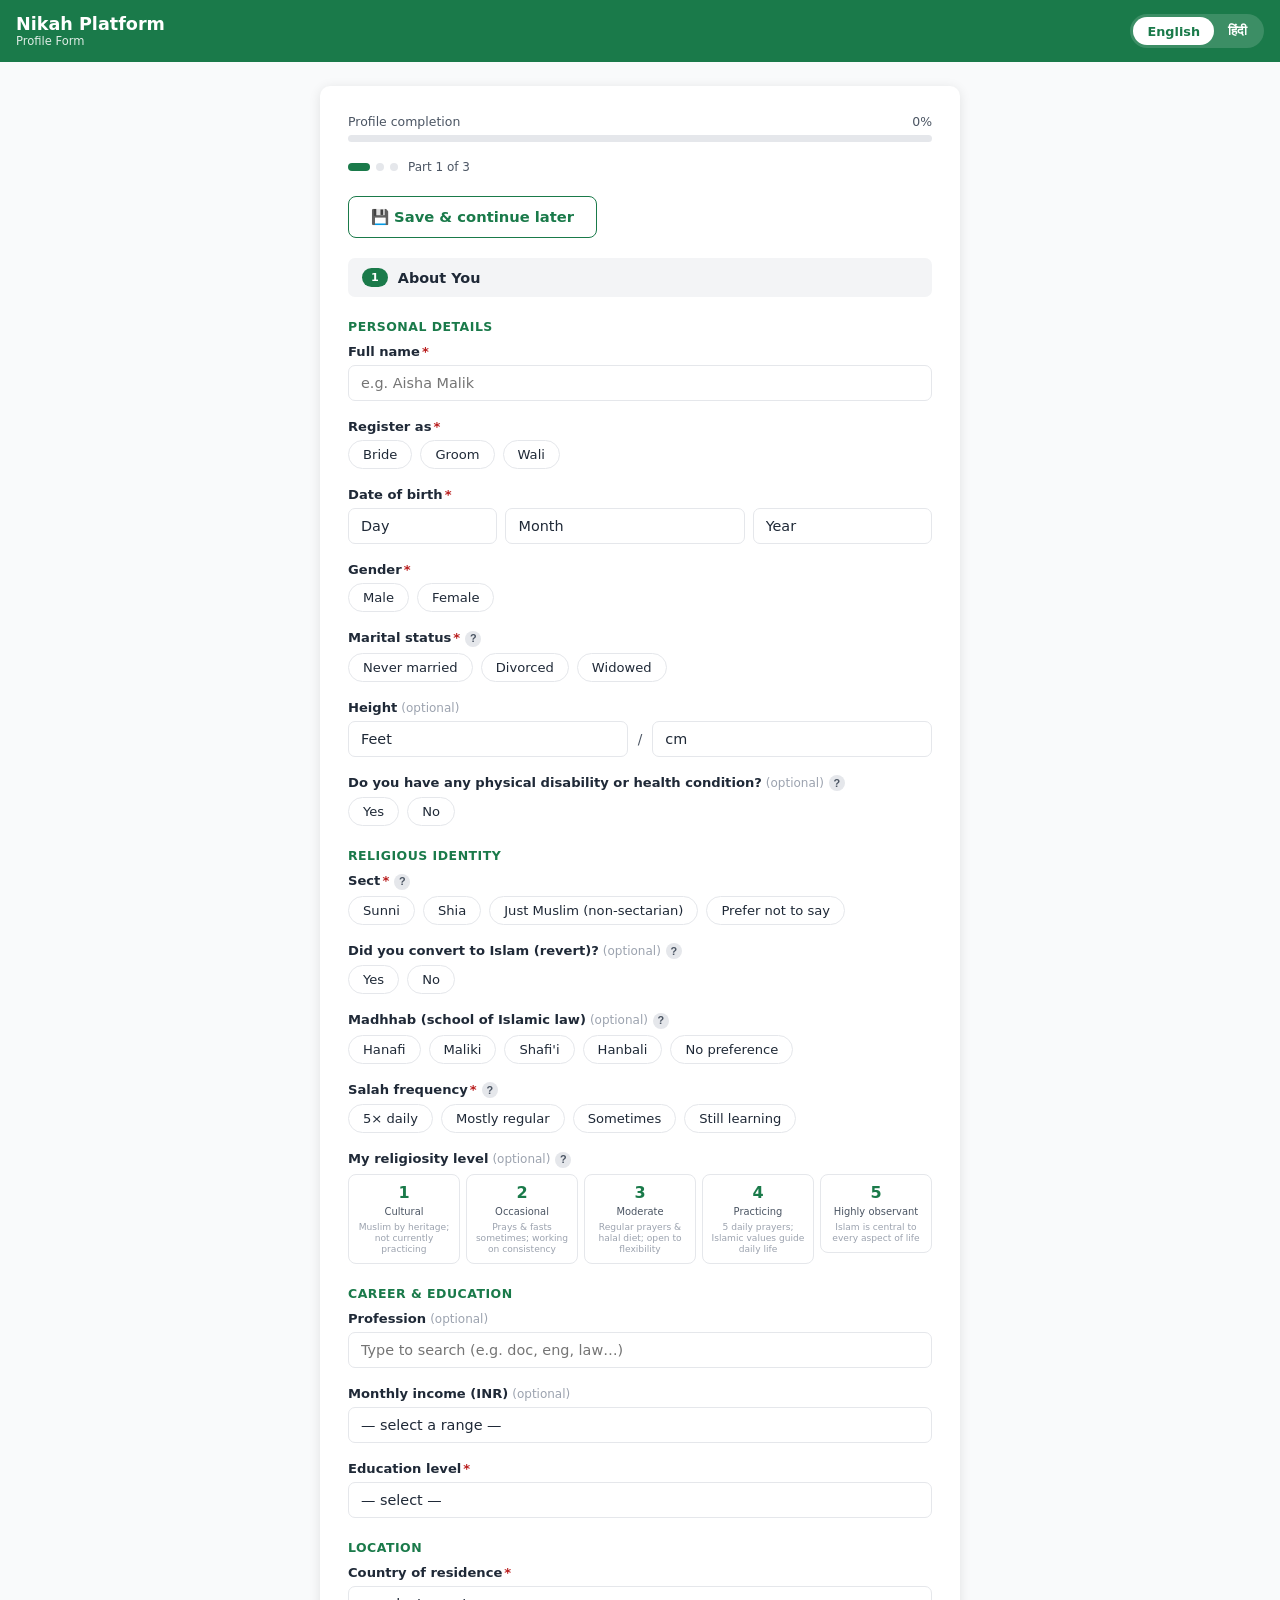
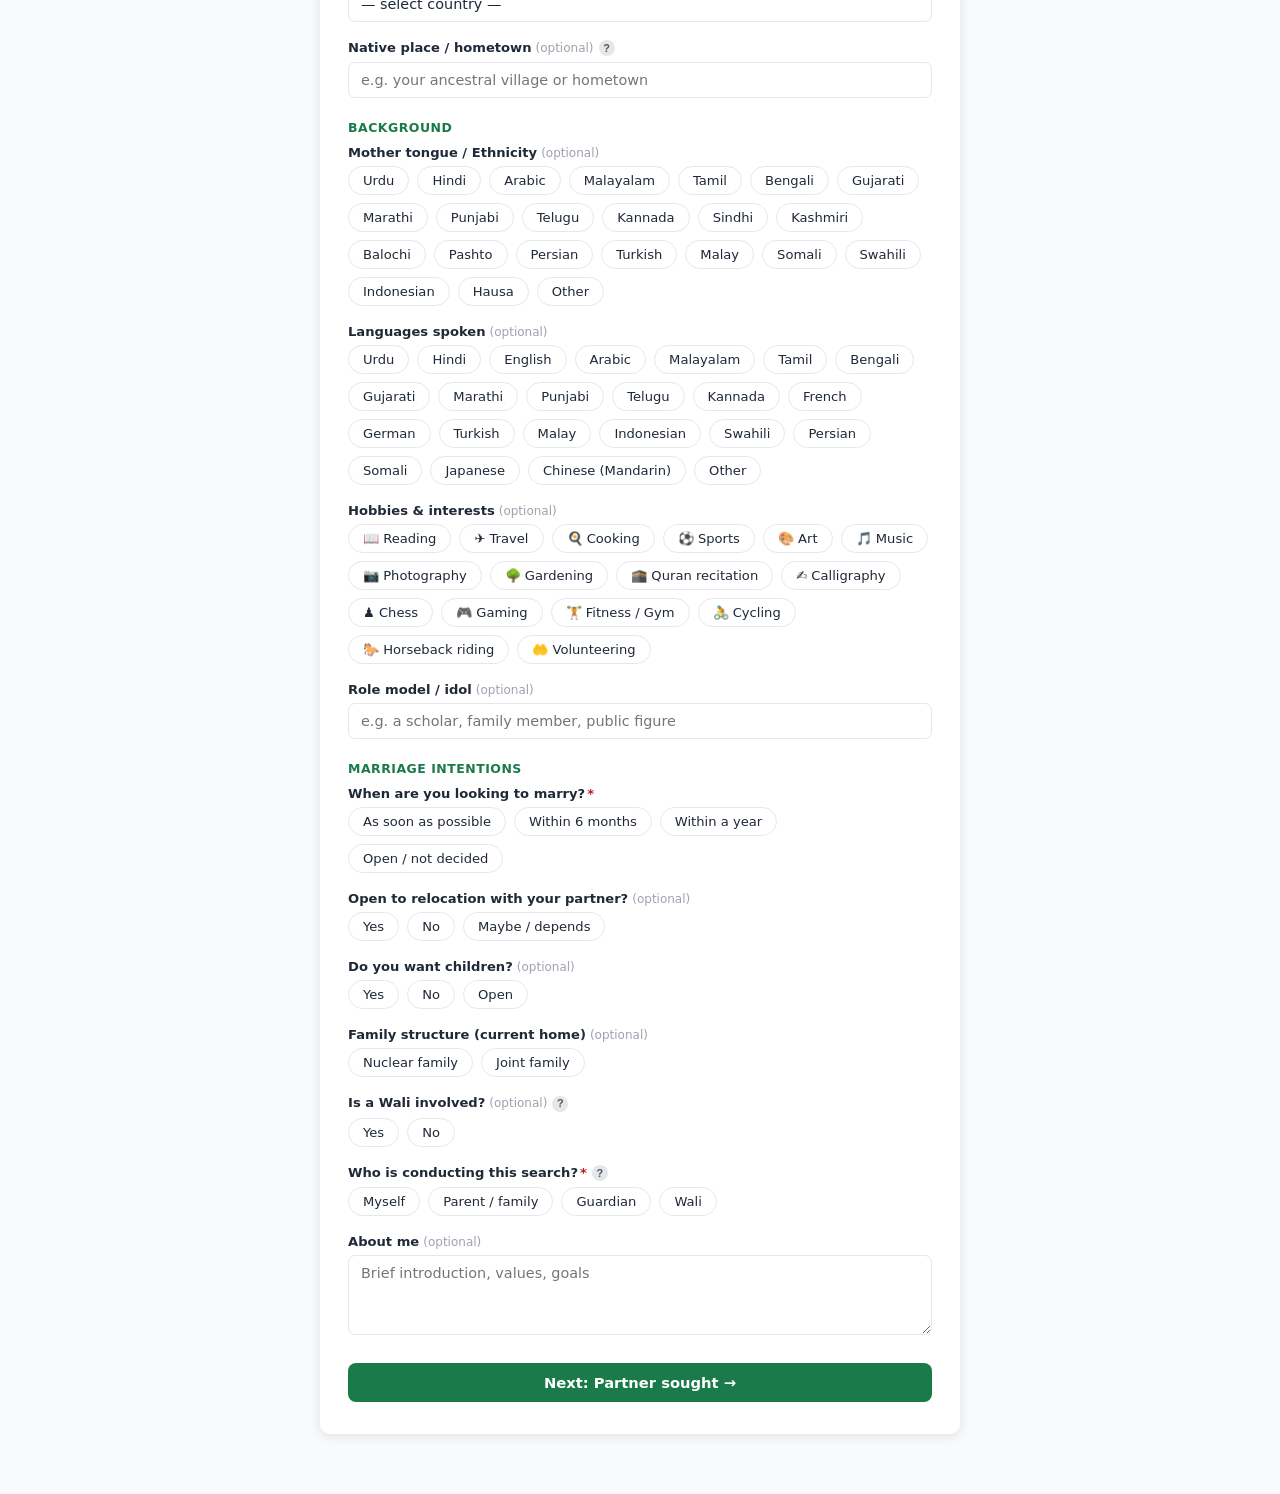
<file: index.html>
<!DOCTYPE html>
<html lang="en">
<head>
<meta charset="UTF-8" />
<meta name="viewport" content="width=device-width, initial-scale=1.0" />
<title>Nikah Platform — Profile Form</title>
<style>
  *, *::before, *::after { box-sizing: border-box; margin: 0; padding: 0; }
  :root {
    --green:   #1a7a4a; --green-l: #e6f4ed; --green-m: #2da06a;
    --amber:   #b45309; --amber-l: #fef3c7;
    --red:     #b91c1c; --red-l:   #fee2e2;
    --grey-50: #f9fafb; --grey-100:#f3f4f6; --grey-200:#e5e7eb;
    --grey-400:#9ca3af; --grey-600:#4b5563; --grey-800:#1f2937;
    --radius: 10px; --shadow: 0 2px 12px rgba(0,0,0,.10);
    --font: 'Segoe UI', system-ui, sans-serif;
  }
  body { font-family:var(--font); background:var(--grey-50); color:var(--grey-800); min-height:100vh; display:flex; flex-direction:column; align-items:center; padding:0 0 60px; }

  .site-header { width:100%; background:var(--green); color:#fff; padding:14px 16px; position:sticky; top:0; z-index:60; display:flex; align-items:center; justify-content:space-between; gap:12px; flex-wrap:wrap; }
  .site-header .brand h1 { font-size:1.1rem; font-weight:700; }
  .site-header .brand p { font-size:.72rem; opacity:.85; }

  .lang-toggle { display:flex; background:rgba(255,255,255,.15); border-radius:99px; padding:3px; flex-shrink:0; }
  .lang-toggle button { border:none; background:transparent; color:#fff; font-size:.8rem; font-weight:600; padding:6px 14px; border-radius:99px; cursor:pointer; font-family:var(--font); transition:background .18s; }
  .lang-toggle button.active { background:#fff; color:var(--green); }

  .card { background:#fff; border-radius:var(--radius); box-shadow:var(--shadow); width:100%; max-width:640px; margin:24px 16px 0; padding:28px 28px 32px; }

  .progress-wrap { margin-bottom:18px; }
  .progress-header { display:flex; justify-content:space-between; font-size:.78rem; color:var(--grey-600); margin-bottom:6px; }
  .progress-track { height:7px; background:var(--grey-200); border-radius:99px; overflow:hidden; }
  .progress-fill  { height:100%; background:var(--green-m); border-radius:99px; transition:width .35s ease; }

  .steps { display:flex; gap:6px; align-items:center; margin-bottom:22px; }
  .step-dot { width:8px; height:8px; border-radius:50%; background:var(--grey-200); flex-shrink:0; }
  .step-dot.done   { background:var(--green-m); }
  .step-dot.active { background:var(--green); width:22px; border-radius:4px; }
  .steps span { font-size:.75rem; color:var(--grey-600); margin-left:4px; }

  .part-header { padding:10px 14px; background:var(--grey-100); border-radius:7px; margin-bottom:20px; display:flex; align-items:center; gap:10px; }
  .part-badge  { background:var(--green); color:#fff; font-size:.7rem; font-weight:700; padding:3px 9px; border-radius:99px; flex-shrink:0; }
  .part-title  { font-weight:600; font-size:.9rem; }
  .section-title { font-size:.78rem; font-weight:700; text-transform:uppercase; letter-spacing:.5px; color:var(--green); margin:22px 0 10px; }
  .section-title:first-of-type { margin-top:0; }

  .field { margin-bottom:18px; position:relative; }
  .field label.flabel { display:block; font-size:.82rem; font-weight:600; color:var(--grey-800); margin-bottom:6px; }
  .field label.flabel .opt { font-weight:400; color:var(--grey-400); font-size:.75rem; margin-left:4px; }
  .field label.flabel .req { color:var(--red); margin-left:2px; }

  input[type="text"], input[type="number"], select, textarea {
    width:100%; padding:9px 12px; border:1.5px solid var(--grey-200);
    border-radius:7px; font-size:.9rem; font-family:var(--font);
    color:var(--grey-800); background:#fff; transition:border-color .2s;
    appearance:none; -webkit-appearance:none;
  }
  textarea { resize:vertical; min-height:80px; }
  input:focus, select:focus, textarea:focus { outline:none; border-color:var(--green-m); box-shadow:0 0 0 3px rgba(45,160,106,.12); }
  input.error, select.error, textarea.error { border-color:var(--red); }
  .err-msg { color:var(--red); font-size:.75rem; margin-top:4px; display:none; }
  .err-msg.show { display:block; }

  .pill-group { display:flex; flex-wrap:wrap; gap:8px; margin-top:2px; }
  .pill-group label { font-size:.82rem !important; font-weight:400 !important; margin-bottom:0 !important; cursor:pointer; }
  .pill-group input[type="radio"], .pill-group input[type="checkbox"] { display:none; }
  .pill-group input + span { display:inline-block; padding:6px 14px; border:1.5px solid var(--grey-200); border-radius:99px; font-size:.82rem; transition:all .18s; user-select:none; }
  .pill-group input:checked + span { background:var(--green); border-color:var(--green); color:#fff; font-weight:600; }

  .reli-scale { display:grid; grid-template-columns:repeat(5,1fr); gap:6px; margin-top:4px; }
  .reli-scale label { cursor:pointer; }
  .reli-scale input[type="radio"] { display:none; }
  .reli-scale input + .reli-opt { display:flex; flex-direction:column; align-items:center; gap:4px; padding:8px 4px; border:1.5px solid var(--grey-200); border-radius:8px; transition:all .18s; }
  .reli-scale input:checked + .reli-opt { border-color:var(--green); background:var(--green-l); }
  .reli-num { font-size:1rem; font-weight:700; color:var(--green); }
  .reli-lbl { font-size:.62rem; color:var(--grey-600); text-align:center; line-height:1.25; }
  .reli-desc { font-size:.57rem; color:var(--grey-400); text-align:center; line-height:1.2; }

  .dob-row { display:grid; grid-template-columns:1fr 1.6fr 1.2fr; gap:8px; }
  .height-row, .range-row { display:flex; gap:10px; align-items:center; }
  .height-row select, .range-row input, .range-row select { flex:1; }
  .height-row span, .range-row span { color:var(--grey-600); font-size:.85rem; flex-shrink:0; }

  .autocomplete-wrap { position:relative; }
  .ac-dropdown { position:absolute; top:100%; left:0; right:0; background:#fff; border:1.5px solid var(--green-m); border-top:none; border-radius:0 0 8px 8px; max-height:220px; overflow-y:auto; z-index:50; box-shadow:0 4px 12px rgba(0,0,0,.12); }
  .ac-item { padding:8px 12px; font-size:.85rem; cursor:pointer; border-bottom:1px solid var(--grey-100); color:var(--grey-800); }
  .ac-item:last-child { border-bottom:none; }
  .ac-item:hover, .ac-item.active { background:var(--green-l); color:var(--green); }

  .info-box { padding:12px 14px; border-radius:8px; font-size:.78rem; line-height:1.55; margin-bottom:16px; }
  .info-box.amber  { background:var(--amber-l); border-left:3px solid var(--amber); color:#78350f; }
  .info-box.red    { background:var(--red-l);   border-left:3px solid var(--red);    color:#7f1d1d; }

  .btn { display:inline-flex; align-items:center; justify-content:center; gap:6px; padding:11px 22px; border-radius:8px; font-size:.92rem; font-weight:600; cursor:pointer; border:none; transition:opacity .18s, transform .1s; font-family:var(--font); }
  .btn:active { transform:scale(.98); }
  .btn-primary { background:var(--green); color:#fff; }
  .btn-primary:hover { opacity:.9; }
  .btn-outline { background:#fff; color:var(--green); border:1.5px solid var(--green); }
  .btn-outline:hover { background:var(--green-l); }
  .btn-row { display:flex; gap:10px; margin-top:24px; flex-wrap:wrap; }

  .save-row { display:flex; align-items:center; gap:10px; margin-bottom:20px; flex-wrap:wrap; }
  .save-status { font-size:.78rem; color:var(--green-m); font-weight:600; }
  .toast { position:fixed; bottom:24px; left:50%; transform:translateX(-50%); background:var(--grey-800); color:#fff; padding:11px 20px; border-radius:8px; font-size:.85rem; box-shadow:0 4px 16px rgba(0,0,0,.2); z-index:200; opacity:0; pointer-events:none; transition:opacity .25s; max-width:90vw; text-align:center; }
  .toast.show { opacity:1; }
  .btn-row .btn { flex:1; min-width:120px; }

  .hidden { display:none !important; }

  .done-tick { text-align:center; margin-bottom:18px; }
  .done-tick .tick { width:64px; height:64px; border-radius:50%; background:var(--green); display:inline-flex; align-items:center; justify-content:center; font-size:2rem; color:#fff; margin-bottom:10px; }
  .done-tick h2 { font-size:1.2rem; font-weight:700; color:var(--green); }
  .done-tick p  { font-size:.82rem; color:var(--grey-600); margin-top:4px; }

  .summary-grid { border:1.5px solid var(--grey-200); border-radius:8px; overflow:hidden; font-size:.82rem; margin-bottom:20px; display:grid; grid-template-columns:1fr 1.4fr; }
  .sg-k { font-weight:600; background:var(--grey-50); color:var(--grey-600); border-right:1px solid var(--grey-200); border-bottom:1px solid var(--grey-200); padding:8px 12px; }
  .sg-v { border-bottom:1px solid var(--grey-200); padding:8px 12px; word-break:break-word; }
  .sg-section { grid-column:1/-1; background:var(--green); color:#fff; font-size:.72rem; font-weight:700; text-transform:uppercase; letter-spacing:.6px; padding:6px 12px; }

  /* Info / help tooltip */
  .info-btn { display:inline-flex; align-items:center; justify-content:center; width:16px; height:16px; border-radius:50%; background:var(--grey-200); color:var(--grey-600); border:none; font-size:.68rem; font-weight:700; cursor:pointer; margin-left:5px; vertical-align:middle; line-height:1; padding:0; }
  .info-btn:hover, .info-btn.open { background:var(--green-m); color:#fff; }
  .tooltip-box { margin-top:6px; padding:9px 12px; background:#eef6ff; border-left:3px solid #60a5fa; border-radius:6px; font-size:.76rem; line-height:1.5; color:#1e3a5f; }

  /* Locked pill group (partner gender auto-set) */
  .pill-group.locked label { pointer-events:none; cursor:not-allowed; }
  .pill-group.locked input:not(:checked) + span { opacity:.45; }
  .lock-note { font-size:.74rem; color:var(--grey-600); margin-top:6px; }


  @media(max-width:420px) {
    .card { padding:20px 16px 24px; }
    .dob-row { grid-template-columns:1fr 1fr; }
    .dob-row .dob-year { grid-column:1/-1; }
    .summary-grid { grid-template-columns:1fr; }
    .sg-k { border-right:none; }
  }
</style>
</head>
<body>

<header class="site-header">
  <div class="brand">
    <h1 data-t="brandTitle">Nikah Platform</h1>
    <p data-t="brandSub">Profile Form</p>
  </div>
  <div class="lang-toggle" id="lang-toggle">
    <button type="button" data-lang="en" class="active">English</button>
    <button type="button" data-lang="hi">हिंदी</button>
  </div>
</header>

<div class="toast" id="toast"></div>

<div class="card" id="form-card">
  <div class="progress-wrap">
    <div class="progress-header"><span data-t="progressLabel">Profile completion</span><span id="pct-label">0%</span></div>
    <div class="progress-track"><div class="progress-fill" id="prog-fill" style="width:0%"></div></div>
  </div>
  <div class="steps">
    <div class="step-dot active" id="dot1"></div>
    <div class="step-dot" id="dot2"></div>
    <div class="step-dot" id="dot3"></div>
    <span id="part-label">Part 1 of 3</span>
  </div>

  <div class="save-row">
    <button type="button" class="btn btn-outline btn-sm" id="save-exit-btn"><span data-t="btnSaveExit">💾 Save &amp; continue later</span></button>
    <span class="save-status hidden" id="save-status"></span>
  </div>

  <!-- ══ PART 1 — ABOUT YOU ══ -->
  <section id="part1">
    <div class="part-header"><span class="part-badge">1</span><span class="part-title" data-t="p1Title">About You</span></div>

    <div class="section-title" data-t="secPersonal">Personal Details</div>

    <div class="field">
      <label class="flabel" for="f-name"><span data-t="lblName">Full name</span><span class="req">*</span></label>
      <input type="text" id="f-name" data-t-ph="phName" />
      <div class="err-msg" id="err-name" data-t="errName">Full name is required.</div>
    </div>

    <div class="field">
      <label class="flabel"><span data-t="lblRegisterAs">Register as</span><span class="req">*</span></label>
      <div class="pill-group" id="pg-registeras"></div>
      <div class="err-msg" id="err-registeras" data-t="errRegisterAs">Please select how you are registering.</div>
    </div>

    <div id="field-walidetails" class="hidden">
      <div class="field">
        <label class="flabel" for="f-waliname"><span data-t="lblWaliName">Wali name</span><span class="req">*</span></label>
        <input type="text" id="f-waliname" data-t-ph="phWaliName" />
        <div class="err-msg" id="err-waliname" data-t="errWaliName">Please enter your Wali's name.</div>
      </div>
      <div class="field">
        <label class="flabel" for="f-waliphone"><span data-t="lblWaliPhone">Wali phone number</span><span class="req">*</span></label>
        <input type="text" id="f-waliphone" data-t-ph="phWaliPhone" />
        <div class="err-msg" id="err-waliphone" data-t="errWaliPhone">Please enter the Wali phone number.</div>
      </div>
      <div class="field">
        <label class="flabel" for="f-walirelation"><span data-t="lblWaliRelation">Relation to the person</span><span class="req">*</span></label>
        <input type="text" id="f-walirelation" data-t-ph="phWaliRelation" />
        <div class="err-msg" id="err-walirelation" data-t="errWaliRelation">Please describe the Wali relation.</div>
      </div>
      <div class="field">
        <label class="flabel"><span data-t="lblWaliRelationship">Wali relationship</span><span class="req">*</span><button type="button" class="info-btn" data-tip="tipWaliRelationship">?</button></label>
        <div class="tooltip-box hidden" data-t="tipWaliRelationship">Tip placeholder</div>
        <div class="pill-group" id="pg-walirelationship"></div>
        <div class="err-msg" id="err-walirelationship" data-t="errWaliRelationship">Please select Wali's relationship to you.</div>
      </div>
    </div>

    <div class="field">
      <label class="flabel"><span data-t="lblDob">Date of birth</span><span class="req">*</span></label>
      <div class="dob-row">
        <select id="f-dob-day"></select>
        <select id="f-dob-month"></select>
        <select id="f-dob-year" class="dob-year"></select>
      </div>
      <div class="err-msg" id="err-dob" data-t="errDob">Please select a valid date of birth (age 18–70).</div>
    </div>

    <div class="field">
      <label class="flabel"><span data-t="lblGender">Gender</span><span class="req">*</span></label>
      <div class="pill-group" id="pg-gender"></div>
      <div class="err-msg" id="err-gender" data-t="errGender">Please select your gender.</div>
    </div>

    <div class="field">
      <label class="flabel"><span data-t="lblMarital">Marital status</span><span class="req">*</span><button type="button" class="info-btn" data-tip="tipMarital">?</button></label>
      <div class="tooltip-box hidden" data-t="tipMarital">Tip placeholder</div>
      <div class="pill-group" id="pg-marital"></div>
      <div class="err-msg" id="err-marital" data-t="errMarital">Please select your marital status.</div>
    </div>

    <div class="field hidden" id="field-children">
      <label class="flabel"><span data-t="lblChildren">Do you have children?</span><span class="req">*</span></label>
      <div class="pill-group" id="pg-children"></div>
      <div class="err-msg" id="err-children" data-t="errChildren">Please answer this question.</div>
    </div>

    <div id="field-childrendetails" class="hidden">
      <div class="field">
        <label class="flabel"><span data-t="lblChildrenCount">How many children do you have?</span><span class="opt" data-t="optTag">(optional)</span></label>
        <div class="pill-group" id="pg-childrencount"></div>
      </div>
      <div class="field">
        <label class="flabel"><span data-t="lblChildrenCustody">Who do they currently live with?</span><span class="opt" data-t="optTag">(optional)</span><button type="button" class="info-btn" data-tip="tipChildrenCustody">?</button></label>
        <div class="tooltip-box hidden" data-t="tipChildrenCustody">Tip placeholder</div>
        <div class="pill-group" id="pg-childrencustody"></div>
      </div>
      <div class="field">
        <label class="flabel" for="f-childrendetails"><span data-t="lblChildrenDetails">Anything else you'd like to share about your children</span><span class="opt" data-t="optTag">(optional)</span></label>
        <textarea id="f-childrendetails" data-t-ph="phChildrenDetails"></textarea>
      </div>
    </div>

    <div class="field hidden" id="field-divorcedocs">
      <label class="flabel"><span data-t="lblDivorceDocs">Do you have your divorce certificate / decree?</span><span class="req">*</span><button type="button" class="info-btn" data-tip="tipDivorceDocs">?</button></label>
      <div class="tooltip-box hidden" data-t="tipDivorceDocs">Tip placeholder</div>
      <div class="pill-group" id="pg-divorcedocs"></div>
      <div class="err-msg" id="err-divorcedocs" data-t="errDivorceDocs">Please answer this question.</div>
    </div>

    <div class="field">
      <label class="flabel"><span data-t="lblHeight">Height</span><span class="opt" data-t="optTag">(optional)</span></label>
      <div class="height-row">
        <select id="f-height-ft"></select>
        <span>/</span>
        <select id="f-height-cm"></select>
      </div>
    </div>

    <div class="field">
      <label class="flabel"><span data-t="lblDisability">Do you have any physical disability or health condition?</span><span class="opt" data-t="optTag">(optional)</span><button type="button" class="info-btn" data-tip="tipDisability">?</button></label>
      <div class="tooltip-box hidden" data-t="tipDisability">Tip placeholder</div>
      <div class="pill-group" id="pg-disability"></div>
    </div>

    <div class="field hidden" id="field-disabilitytype">
      <label class="flabel"><span data-t="lblDisabilityType">Type of disability / condition</span><span class="opt" data-t="optTag">(optional, select all that apply)</span></label>
      <div class="pill-group" id="pg-disabilitytype"></div>
    </div>

    <div class="section-title" data-t="secReligious">Religious Identity</div>

    <div class="field">
      <label class="flabel"><span data-t="lblSect">Sect</span><span class="req">*</span><button type="button" class="info-btn" data-tip="tipSect">?</button></label>
      <div class="tooltip-box hidden" data-t="tipSect">Tip placeholder</div>
      <div class="pill-group" id="pg-sect"></div>
      <div class="err-msg" id="err-sect" data-t="errSect">Please select a sect.</div>
    </div>

    <div class="field hidden" id="field-subsect">
      <label class="flabel" for="f-subsect"><span data-t="lblSubsect">Sub-sect</span><span class="opt" data-t="optTag">(optional)</span></label>
      <select id="f-subsect"></select>
    </div>

    <div class="field">
      <label class="flabel"><span data-t="lblRevert">Did you convert to Islam (revert)?</span><span class="opt" data-t="optTag">(optional)</span><button type="button" class="info-btn" data-tip="tipRevert">?</button></label>
      <div class="tooltip-box hidden" data-t="tipRevert">Tip placeholder</div>
      <div class="pill-group" id="pg-revert"></div>
    </div>

    <div class="field">
      <label class="flabel"><span data-t="lblMadhhab">Madhhab (मज़हब / फ़िक़ह)</span><span class="opt" data-t="optTag">(optional)</span><button type="button" class="info-btn" data-tip="tipMadhhab">?</button></label>
      <div class="tooltip-box hidden" data-t="tipMadhhab">Tip placeholder</div>
      <div class="pill-group" id="pg-madhhab"></div>
    </div>

    <div class="field">
      <label class="flabel"><span data-t="lblSalah">Salah (नमाज़) frequency</span><span class="req">*</span><button type="button" class="info-btn" data-tip="tipSalah">?</button></label>
      <div class="tooltip-box hidden" data-t="tipSalah">Tip placeholder</div>
      <div class="pill-group" id="pg-salah"></div>
      <div class="err-msg" id="err-salah" data-t="errSalah">Please select your salah frequency.</div>
    </div>

    <div class="field">
      <label class="flabel"><span data-t="lblReligiosity">My religiosity level</span><span class="opt" data-t="optTag">(optional)</span><button type="button" class="info-btn" data-tip="tipReligiosity">?</button></label>
      <div class="tooltip-box hidden" data-t="tipReligiosity">Tip placeholder</div>
      <div class="reli-scale" id="reli-self"></div>
    </div>

    <div class="field hidden" id="field-hijab">
      <label class="flabel"><span data-t="lblHijab">Hijab status</span><span class="req">*</span><button type="button" class="info-btn" data-tip="tipHijab">?</button></label>
      <div class="tooltip-box hidden" data-t="tipHijab">Tip placeholder</div>
      <div class="pill-group" id="pg-hijab"></div>
      <div class="err-msg" id="err-hijab" data-t="errHijab">Please select your hijab status.</div>
    </div>

    <div class="field hidden" id="field-beard">
      <label class="flabel"><span data-t="lblBeard">Beard status</span><span class="req">*</span></label>
      <div class="pill-group" id="pg-beard"></div>
      <div class="err-msg" id="err-beard" data-t="errBeard">Please select your beard status.</div>
    </div>

    <div class="section-title" data-t="secCareer">Career &amp; Education</div>

    <div class="field">
      <label class="flabel" for="f-profession"><span data-t="lblProfession">Profession</span><span class="opt" data-t="optTag">(optional)</span></label>
      <div class="autocomplete-wrap">
        <input type="text" id="f-profession" data-t-ph="phProfession" autocomplete="off" />
        <div class="ac-dropdown hidden" id="ac-profession"></div>
      </div>
    </div>

    <div class="field">
      <label class="flabel" for="f-income"><span data-t="lblIncome">Monthly income (INR)</span><span class="opt" data-t="optTag">(optional)</span></label>
      <select id="f-income"></select>
    </div>

    <div class="field">
      <label class="flabel" for="f-education"><span data-t="lblEducation">Education level</span><span class="req">*</span></label>
      <select id="f-education"></select>
      <div class="err-msg" id="err-education" data-t="errEducation">Please select your education level.</div>
    </div>

    <div class="section-title" data-t="secLocation">Location</div>

    <div class="field">
      <label class="flabel" for="f-country"><span data-t="lblCountry">Country of residence</span><span class="req">*</span></label>
      <select id="f-country"></select>
      <div class="err-msg" id="err-country" data-t="errCountry">Please select your country of residence.</div>
    </div>

    <div class="field hidden" id="field-state">
      <label class="flabel" for="f-state"><span data-t="lblState">State</span><span class="req">*</span></label>
      <select id="f-state"></select>
      <div class="err-msg" id="err-state" data-t="errState">Please select your state.</div>
    </div>

    <div class="field hidden" id="field-city">
      <label class="flabel" for="f-city"><span data-t="lblCity">City</span><span class="req">*</span></label>
      <div class="autocomplete-wrap">
        <input type="text" id="f-city" data-t-ph="phCity" autocomplete="off" />
        <div class="ac-dropdown hidden" id="ac-city"></div>
      </div>
      <div class="err-msg" id="err-city" data-t="errCity">Please enter your city.</div>
    </div>

    <div class="field">
      <label class="flabel" for="f-nativeplace"><span data-t="lblNativePlace">Native place / hometown</span><span class="opt" data-t="optTag">(optional)</span><button type="button" class="info-btn" data-tip="tipNativePlace">?</button></label>
      <div class="tooltip-box hidden" data-t="tipNativePlace">Tip placeholder</div>
      <div class="autocomplete-wrap">
        <input type="text" id="f-nativeplace" data-t-ph="phNativePlace" autocomplete="off" />
        <div class="ac-dropdown hidden" id="ac-nativeplace"></div>
      </div>
    </div>

    <div class="section-title" data-t="secBackground">Background</div>

    <div class="field">
      <label class="flabel"><span data-t="lblMotherTongue">Mother tongue / Ethnicity</span><span class="opt" data-t="optTag">(optional)</span></label>
      <div class="pill-group" id="pg-mothertongue"></div>
    </div>

    <div class="field">
      <label class="flabel"><span data-t="lblLanguages">Languages spoken</span><span class="opt" data-t="optTag">(optional)</span></label>
      <div class="pill-group" id="pg-languages"></div>
    </div>

    <div class="field">
      <label class="flabel"><span data-t="lblHobbies">Hobbies &amp; interests</span><span class="opt" data-t="optTag">(optional, select all that apply)</span></label>
      <div class="pill-group" id="pg-hobbies"></div>
    </div>

    <div class="field">
      <label class="flabel" for="f-idol"><span data-t="lblIdol">Role model / idol</span><span class="opt" data-t="optTag">(optional)</span></label>
      <input type="text" id="f-idol" data-t-ph="phIdol" />
    </div>

    <div class="section-title" data-t="secIntentions">Marriage Intentions</div>

    <div class="field">
      <label class="flabel"><span data-t="lblTimeline">When are you looking to marry?</span><span class="req">*</span></label>
      <div class="pill-group" id="pg-timeline"></div>
      <div class="err-msg" id="err-timeline" data-t="errTimeline">Please select a timeline.</div>
    </div>

    <div class="field">
      <label class="flabel"><span data-t="lblRelocation">Open to relocation with your partner?</span><span class="opt" data-t="optTag">(optional)</span></label>
      <div class="pill-group" id="pg-relocation"></div>
    </div>

    <div class="field">
      <label class="flabel"><span data-t="lblWantChildren">Do you want children?</span><span class="opt" data-t="optTag">(optional)</span></label>
      <div class="pill-group" id="pg-wantchildren"></div>
    </div>

    <div class="field">
      <label class="flabel"><span data-t="lblFamilyStructure">Family structure (current home)</span><span class="opt" data-t="optTag">(optional)</span></label>
      <div class="pill-group" id="pg-familystructure"></div>
    </div>

    <div class="field">
      <label class="flabel"><span data-t="lblWaliInvolved">Is a Wali (वली / अभिभावक) involved?</span><span class="opt" data-t="optTag">(optional)</span><button type="button" class="info-btn" data-tip="tipWaliInvolved">?</button></label>
      <div class="tooltip-box hidden" data-t="tipWaliInvolved">Tip placeholder</div>
      <div class="pill-group" id="pg-waliinvolved"></div>
    </div>

    <div class="field">
      <label class="flabel"><span data-t="lblWhoSearching">Who is conducting this search?</span><span class="req">*</span><button type="button" class="info-btn" data-tip="tipWhoSearching">?</button></label>
      <div class="tooltip-box hidden" data-t="tipWhoSearching">Tip placeholder</div>
      <div class="pill-group" id="pg-whosearching"></div>
      <div class="err-msg" id="err-whosearching" data-t="errWhoSearching">Please select who is conducting this search.</div>
    </div>

    <div class="field">
      <label class="flabel" for="f-aboutme"><span data-t="lblAboutMe">About me</span><span class="opt" data-t="optTag">(optional)</span></label>
      <textarea id="f-aboutme" data-t-ph="phAboutMe"></textarea>
    </div>

    <div class="btn-row"><button class="btn btn-primary" id="p1-next" data-t="btnNextP2">Next: Partner sought →</button></div>
  </section>

  <!-- ══ PART 2 — PARTNER SOUGHT ══ -->
  <section id="part2" class="hidden">
    <div class="part-header"><span class="part-badge">2</span><span class="part-title" data-t="p2Title">Partner Sought</span></div>

    <div class="section-title" data-t="secBasicPref">Basic Preferences</div>

    <div class="field">
      <label class="flabel"><span data-t="lblPGender">Preferred partner gender</span><span class="req">*</span></label>
      <div class="pill-group" id="pg-pgender"></div>
      <div class="lock-note hidden" id="pgender-lock-note" data-t="pgenderLockNote">🔒 Auto-set based on your gender in Part 1 — cannot be changed.</div>
      <div class="err-msg" id="err-pgender" data-t="errPGender">Please select preferred partner gender.</div>
    </div>

    <div class="field">
      <label class="flabel"><span data-t="lblPAge">Partner age range</span><span class="req">*</span></label>
      <div class="range-row">
        <input type="number" id="f-page-min" min="18" max="70" data-t-ph="phMin" />
        <span data-t="rangeTo">to</span>
        <input type="number" id="f-page-max" min="18" max="70" data-t-ph="phMax" />
      </div>
      <div class="err-msg" id="err-page" data-t="errPAge">Please enter a valid age range (18–70, max ≥ min).</div>
    </div>

    <div class="field">
      <label class="flabel"><span data-t="lblPHeight">Preferred height range</span><span class="opt" data-t="optTag">(optional)</span></label>
      <div class="range-row">
        <select id="f-pheight-min"></select>
        <span data-t="rangeTo">to</span>
        <select id="f-pheight-max"></select>
      </div>
    </div>

    <div class="field">
      <label class="flabel"><span data-t="lblPSect">Preferred sect</span><span class="req">*</span><button type="button" class="info-btn" data-tip="tipPSect">?</button></label>
      <div class="tooltip-box hidden" data-t="tipPSect">Tip placeholder</div>
      <div class="pill-group" id="pg-psect"></div>
      <div class="err-msg" id="err-psect" data-t="errPSect">Please select preferred sect.</div>
    </div>

    <div class="field hidden" id="field-psubsect">
      <label class="flabel" for="f-psubsect"><span data-t="lblPSubsect">Preferred sub-sect</span><span class="opt" data-t="optTag">(optional)</span></label>
      <select id="f-psubsect"></select>
    </div>

    <div class="field">
      <label class="flabel"><span data-t="lblPMadhhab">Preferred Madhhab (मज़हब / फ़िक़ह)</span><span class="opt" data-t="optTag">(optional)</span><button type="button" class="info-btn" data-tip="tipPMadhhab">?</button></label>
      <div class="tooltip-box hidden" data-t="tipPMadhhab">Tip placeholder</div>
      <div class="pill-group" id="pg-pmadhhab"></div>
    </div>

    <div class="field">
      <label class="flabel"><span data-t="lblPSalah">Preferred Salah (नमाज़) frequency</span><span class="opt" data-t="optTag">(optional)</span></label>
      <div class="pill-group" id="pg-psalah"></div>
    </div>

    <div class="field">
      <label class="flabel"><span data-t="lblPReligiosity">Preferred religiosity level</span><span class="opt" data-t="optTag">(optional)</span></label>
      <div class="reli-scale" id="reli-partner"></div>
    </div>

    <div class="field hidden" id="field-phijab">
      <label class="flabel"><span data-t="lblPHijab">Hijab preference</span><span class="opt" data-t="optTag">(optional)</span><button type="button" class="info-btn" data-tip="tipPHijab">?</button></label>
      <div class="tooltip-box hidden" data-t="tipPHijab">Tip placeholder</div>
      <div class="pill-group" id="pg-phijab"></div>
    </div>

    <div class="field hidden" id="field-pbeard">
      <label class="flabel"><span data-t="lblPBeard">Beard preference</span><span class="opt" data-t="optTag">(optional)</span></label>
      <div class="pill-group" id="pg-pbeard"></div>
    </div>

    <div class="section-title" data-t="secHistory">History &amp; Background</div>

    <div class="field">
      <label class="flabel"><span data-t="lblPMarital">Preferred marital status</span><span class="opt" data-t="optTag">(optional)</span></label>
      <div class="pill-group" id="pg-pmarital"></div>
    </div>

    <div class="field">
      <label class="flabel"><span data-t="lblPChildren">Acceptable if partner has children?</span><span class="opt" data-t="optTag">(optional)</span></label>
      <div class="pill-group" id="pg-pchildren"></div>
    </div>

    <div class="section-title" data-t="secCareer">Career &amp; Education</div>

    <div class="field">
      <label class="flabel" for="f-pprofession"><span data-t="lblPProfession">Preferred profession</span><span class="opt" data-t="optTag">(optional)</span></label>
      <div class="autocomplete-wrap">
        <input type="text" id="f-pprofession" data-t-ph="phProfession" autocomplete="off" />
        <div class="ac-dropdown hidden" id="ac-pprofession"></div>
      </div>
    </div>

    <div class="field">
      <label class="flabel"><span data-t="lblPEmployment">Employment preference</span><span class="opt" data-t="optTag">(optional)</span></label>
      <div class="pill-group" id="pg-pemployment"></div>
    </div>

    <div class="field">
      <label class="flabel" for="f-peducation"><span data-t="lblPEducation">Preferred education level</span><span class="opt" data-t="optTag">(optional)</span></label>
      <select id="f-peducation"></select>
    </div>

    <div class="section-title" data-t="secLocationLiving">Location &amp; Living</div>

    <div class="field">
      <label class="flabel"><span data-t="lblPRegion">Preferred region</span><span class="req">*</span></label>
      <div class="pill-group" style="margin-bottom:10px">
        <label><input type="checkbox" id="f-pregion-any" /><span data-t="optAnyRegion">Open to any region</span></label>
      </div>
      <div id="pregion-selects">
        <select id="f-pregion-country" style="margin-bottom:8px"></select>
        <input type="text" id="f-pregion-city" data-t-ph="phCity" />
      </div>
      <div class="err-msg" id="err-pregion" data-t="errPRegion">Please select a preferred region or tick "Open to any region."</div>
    </div>

    <div class="field">
      <label class="flabel"><span data-t="lblPRelocate">Should partner be willing to relocate?</span><span class="opt" data-t="optTag">(optional)</span></label>
      <div class="pill-group" id="pg-prelocate"></div>
    </div>

    <div class="field">
      <label class="flabel"><span data-t="lblLivingArrangement">Living arrangement after marriage</span><span class="req">*</span></label>
      <div class="pill-group" id="pg-livingarrangement"></div>
      <div class="err-msg" id="err-livingarrangement" data-t="errLivingArrangement">Please select a living arrangement.</div>
    </div>

    <div class="section-title" data-t="secFuturePlans">Future Plans</div>

    <div class="field">
      <label class="flabel"><span data-t="lblPWantChildren">Children preference</span><span class="opt" data-t="optTag">(optional)</span></label>
      <div class="pill-group" id="pg-pwantchildren"></div>
    </div>

    <div class="field">
      <label class="flabel"><span data-t="lblPTimeline">Preferred Nikah (निकाह) timeline</span><span class="opt" data-t="optTag">(optional)</span></label>
      <div class="pill-group" id="pg-ptimeline"></div>
    </div>

    <div class="field">
      <label class="flabel"><span data-t="lblPMotherTongue">Mother tongue preference</span><span class="opt" data-t="optTag">(optional)</span></label>
      <div class="pill-group" id="pg-pmothertongue"></div>
    </div>

    <div class="field">
      <label class="flabel"><span data-t="lblPWali">Wali (वली) involvement expected from partner?</span><span class="opt" data-t="optTag">(optional)</span><button type="button" class="info-btn" data-tip="tipPWali">?</button></label>
      <div class="tooltip-box hidden" data-t="tipPWali">Tip placeholder</div>
      <div class="pill-group" id="pg-pwali"></div>
    </div>

    <div class="field">
      <label class="flabel" for="f-pexpectations"><span data-t="lblPExpectations">Any other expectations</span><span class="opt" data-t="optTag">(optional)</span></label>
      <textarea id="f-pexpectations" data-t-ph="phExpectations"></textarea>
    </div>

    <div class="btn-row">
      <button class="btn btn-outline" id="p2-back" data-t="btnBack">← Back</button>
      <button class="btn btn-primary" id="p2-next" data-t="btnNextP3">Next: Religious preferences →</button>
    </div>
  </section>

  <!-- ══ PART 3 — RELIGIOUS PREFERENCES ══ -->
  <section id="part3" class="hidden">
    <div class="part-header"><span class="part-badge">3</span><span class="part-title" data-t="p3Title">Religious Preferences</span></div>

    <div class="section-title" data-t="secPracticeBeliefs">Section A — Practice &amp; Beliefs</div>

    <div class="field">
      <label class="flabel"><span data-t="lblHifz">Quran memorisation (Hifz)</span><span class="opt" data-t="optTag">(optional)</span><button type="button" class="info-btn" data-tip="tipHifz">?</button></label>
      <div class="tooltip-box hidden" data-t="tipHifz">Tip placeholder</div>
      <div class="pill-group" id="pg-hifz"></div>
    </div>

    <div class="field">
      <label class="flabel"><span data-t="lblQuranReading">Quran reading habit</span><span class="opt" data-t="optTag">(optional)</span></label>
      <div class="pill-group" id="pg-quranreading"></div>
    </div>

    <div class="field">
      <label class="flabel"><span data-t="lblIslamicEducation">Islamic education level</span><span class="opt" data-t="optTag">(optional)</span><button type="button" class="info-btn" data-tip="tipIslamicEducation">?</button></label>
      <div class="tooltip-box hidden" data-t="tipIslamicEducation">Tip placeholder</div>
      <div class="pill-group" id="pg-islamiceducation"></div>
    </div>

    <div class="field">
      <label class="flabel"><span data-t="lblLifestyleGoals">Islamic lifestyle goals</span><span class="opt" data-t="optTag">(optional, select all that apply)</span></label>
      <div class="pill-group" id="pg-lifestylegoals"></div>
    </div>

    <div class="field">
      <label class="flabel"><span data-t="lblStudyIslam">Interested in studying Islam further?</span><span class="opt" data-t="optTag">(optional)</span></label>
      <div class="pill-group" id="pg-studyislam"></div>
    </div>

    <div class="section-title" data-t="secLifestyleBoundaries">Section B — Lifestyle &amp; Boundaries</div>

    <div class="field">
      <label class="flabel"><span data-t="lblHalalDiet">Halal diet adherence</span><span class="opt" data-t="optTag">(optional)</span></label>
      <div class="pill-group" id="pg-halaldiet"></div>
    </div>

    <div class="field">
      <label class="flabel"><span data-t="lblFasting">Fasting habit</span><span class="opt" data-t="optTag">(optional)</span></label>
      <div class="pill-group" id="pg-fasting"></div>
    </div>

    <div class="field">
      <label class="flabel"><span data-t="lblZakat">Zakat / Sadaqah practice</span><span class="opt" data-t="optTag">(optional)</span></label>
      <div class="pill-group" id="pg-zakat"></div>
    </div>

    <div class="field">
      <label class="flabel"><span data-t="lblSmoking">Smoking status</span><span class="req">*</span></label>
      <div class="pill-group" id="pg-smoking"></div>
      <div class="err-msg" id="err-smoking" data-t="errSmoking">Please select your smoking status.</div>
    </div>

    <div class="field">
      <label class="flabel"><span data-t="lblAlcohol">Alcohol consumption</span><span class="req">*</span></label>
      <div class="pill-group" id="pg-alcohol"></div>
      <div class="err-msg" id="err-alcohol" data-t="errAlcohol">Please select your alcohol consumption.</div>
    </div>

    <div class="field">
      <label class="flabel"><span data-t="lblHalalEntertainment">Halal entertainment standards</span><span class="opt" data-t="optTag">(optional)</span><button type="button" class="info-btn" data-tip="tipHalalEntertainment">?</button></label>
      <div class="tooltip-box hidden" data-t="tipHalalEntertainment">Tip placeholder</div>
      <div class="pill-group" id="pg-halalentertainment"></div>
    </div>

    <div class="field">
      <label class="flabel"><span data-t="lblMixedGender">Mixed gender interaction comfort</span><span class="opt" data-t="optTag">(optional)</span><button type="button" class="info-btn" data-tip="tipMixedGender">?</button></label>
      <div class="tooltip-box hidden" data-t="tipMixedGender">Tip placeholder</div>
      <div class="pill-group" id="pg-mixedgender"></div>
    </div>

    <div class="field">
      <label class="flabel"><span data-t="lblMusic">Music / Nasheed views</span><span class="opt" data-t="optTag">(optional)</span></label>
      <div class="pill-group" id="pg-music"></div>
    </div>

    <div class="section-title" data-t="secMarriageExpectations">Section C — Marriage-specific Expectations</div>

    <div id="male-only-fields" class="hidden">
      <div class="field">
        <label class="flabel"><span data-t="lblNafaqah">Financial readiness for Nikah (निकाह) (Nafaqah)</span><span class="req">*</span><button type="button" class="info-btn" data-tip="tipNafaqah">?</button></label>
        <div class="tooltip-box hidden" data-t="tipNafaqah">Tip placeholder</div>
        <div class="pill-group" id="pg-nafaqah"></div>
        <div class="err-msg" id="err-nafaqah" data-t="errNafaqah">Please select your financial readiness.</div>
      </div>
      <div class="field">
        <label class="flabel"><span data-t="lblWifeWorking">Attitude toward wife working</span><span class="opt" data-t="optTag">(optional)</span></label>
        <div class="pill-group" id="pg-wifeworking"></div>
      </div>
      <div class="field">
        <label class="flabel"><span data-t="lblMahram">Guardian of wife's travel (mahram)</span><span class="opt" data-t="optTag">(optional)</span></label>
        <div class="pill-group" id="pg-mahram"></div>
      </div>
      <div class="field">
        <label class="flabel"><span data-t="lblHousing">Housing status</span><span class="opt" data-t="optTag">(optional)</span></label>
        <div class="pill-group" id="pg-housing"></div>
      </div>
      <div class="field">
        <label class="flabel"><span data-t="lblMahrOffer">Mahr (मेहर) offering capacity</span><span class="opt" data-t="optTag">(optional)</span><button type="button" class="info-btn" data-tip="tipMahr">?</button></label>
        <div class="tooltip-box hidden" data-t="tipMahr">Tip placeholder</div>
        <div class="pill-group" id="pg-mahroffer"></div>
      </div>
    </div>

    <div id="female-only-fields" class="hidden">
      <div class="field">
        <label class="flabel"><span data-t="lblCareerAfterMarriage">Career plans after marriage</span><span class="opt" data-t="optTag">(optional)</span></label>
        <div class="pill-group" id="pg-careerafter"></div>
      </div>
      <div class="field">
        <label class="flabel"><span data-t="lblProposalContact">Proposal contact preference</span><span class="req">*</span><button type="button" class="info-btn" data-tip="tipProposalContact">?</button></label>
        <div class="tooltip-box hidden" data-t="tipProposalContact">Tip placeholder</div>
        <div class="pill-group" id="pg-proposalcontact"></div>
        <div class="err-msg" id="err-proposalcontact" data-t="errProposalContact">Please select a proposal contact preference.</div>
      </div>
      <div class="field">
        <label class="flabel"><span data-t="lblMahrExpectation">Mahr (मेहर) expectation</span><span class="opt" data-t="optTag">(optional)</span><button type="button" class="info-btn" data-tip="tipMahr">?</button></label>
        <div class="tooltip-box hidden" data-t="tipMahr">Tip placeholder</div>
        <div class="pill-group" id="pg-mahrexpectation"></div>
      </div>
    </div>

    <div class="section-title" data-t="secShared">Section C (continued) — Shared</div>

    <div class="field">
      <label class="flabel"><span data-t="lblWaliDisplayToggle">Would you like to display Wali (वली / guardian) details on your profile?</span><span class="opt" data-t="optTag">(optional)</span><button type="button" class="info-btn" data-tip="tipWaliDisplayToggle">?</button></label>
      <div class="tooltip-box hidden" data-t="tipWaliDisplayToggle">Tip placeholder</div>
      <div class="pill-group" id="pg-walidisplaytoggle"></div>
    </div>

    <div id="field-walidisplaydetails" class="hidden">
      <div class="field">
        <label class="flabel" for="f-walidisplayname"><span data-t="lblWaliDisplayName">Wali's name</span><span class="opt" data-t="optTag">(optional)</span></label>
        <input type="text" id="f-walidisplayname" data-t-ph="phWaliDisplayName" />
      </div>
      <div class="field">
        <label class="flabel" for="f-walidisplayphone"><span data-t="lblWaliDisplayPhone">Wali's phone number</span><span class="opt" data-t="optTag">(optional)</span></label>
        <input type="text" id="f-walidisplayphone" data-t-ph="phWaliDisplayPhone" />
      </div>
      <div class="field">
        <label class="flabel"><span data-t="lblWaliDisplayRelationship">Wali's relationship to you</span><span class="opt" data-t="optTag">(optional)</span></label>
        <div class="pill-group" id="pg-walidisplayrelationship"></div>
      </div>
      <div class="field">
        <label class="flabel"><span data-t="lblWaliShowContact">Would you also like to show this contact number on your profile?</span><span class="opt" data-t="optTag">(optional)</span><button type="button" class="info-btn" data-tip="tipWaliShowContact">?</button></label>
        <div class="tooltip-box hidden" data-t="tipWaliShowContact">Tip placeholder</div>
        <div class="pill-group" id="pg-walishowcontact"></div>
      </div>
    </div>

    <div class="field">
      <label class="flabel"><span data-t="lblWeddingType">Wedding type preference</span><span class="opt" data-t="optTag">(optional)</span></label>
      <div class="pill-group" id="pg-weddingtype"></div>
    </div>

    <div class="field hidden" id="field-weddingrituals">
      <label class="flabel"><span data-t="lblWeddingRituals">Which functions/rituals would you like to have?</span><span class="opt" data-t="optTag">(optional, select all that apply)</span></label>
      <div class="pill-group" id="pg-weddingrituals"></div>
    </div>

    <div class="field">
      <label class="flabel"><span data-t="lblParentingStyle">Islamic parenting style preference</span><span class="opt" data-t="optTag">(optional)</span></label>
      <div class="pill-group" id="pg-parentingstyle"></div>
    </div>

    <div class="field">
      <label class="flabel" for="f-deen"><span data-t="lblDeen">Anything else about your deen</span><span class="opt" data-t="optTag">(optional)</span></label>
      <textarea id="f-deen" data-t-ph="phDeen"></textarea>
    </div>

    <div class="btn-row">
      <button class="btn btn-outline" id="p3-back" data-t="btnBack">← Back</button>
      <button class="btn btn-primary" id="p3-submit" data-t="btnSubmit">Submit profile →</button>
    </div>
  </section>
</div>

<div class="card hidden" id="done-card">
  <div class="done-tick">
    <div class="tick">✓</div>
    <h2 data-t="doneTitle">Profile submitted successfully!</h2>
    <p data-t="doneSub">This is a demo — no real data has been stored or transmitted.</p>
  </div>
  <div class="summary-grid" id="summary-grid"></div>
  <button class="btn btn-outline" style="width:100%" id="restart-btn" data-t="btnRestart">Start over</button>
</div>

<script src="form.js"></script>
</body>
</html>
</file>
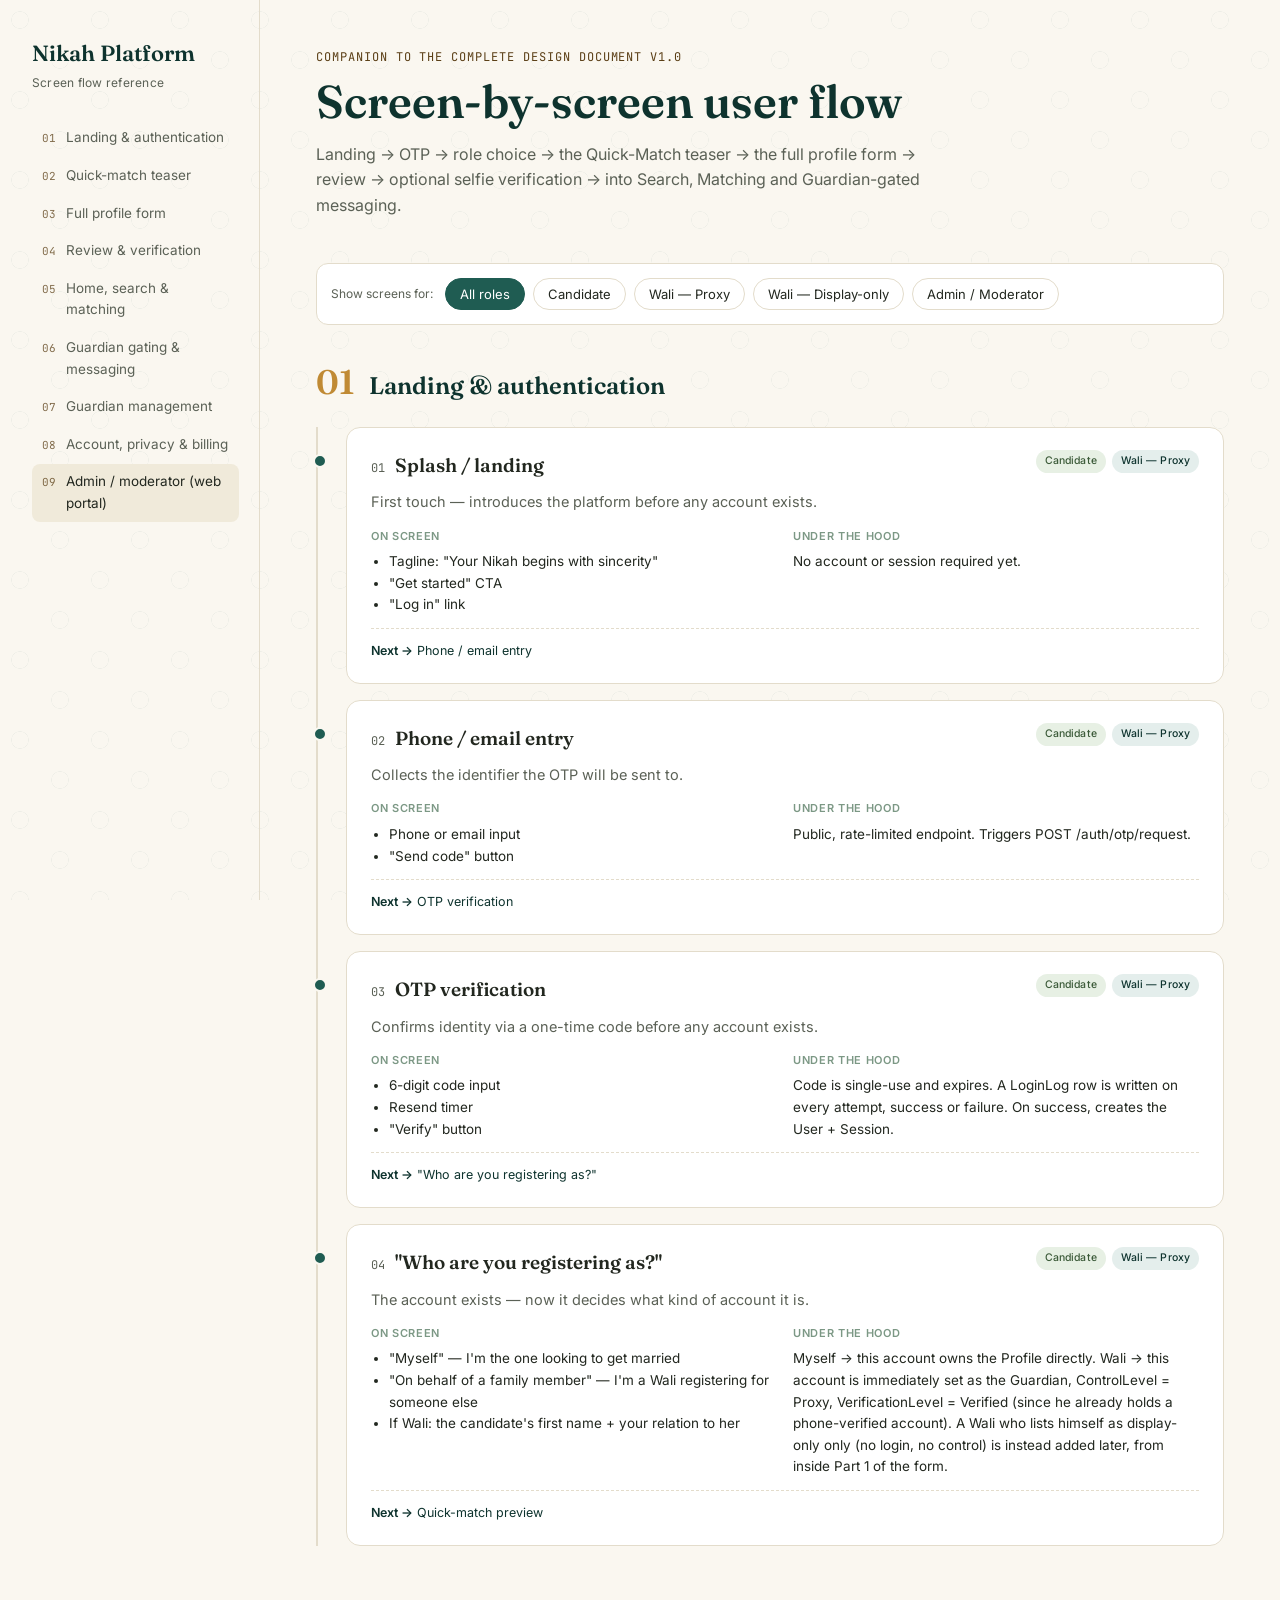
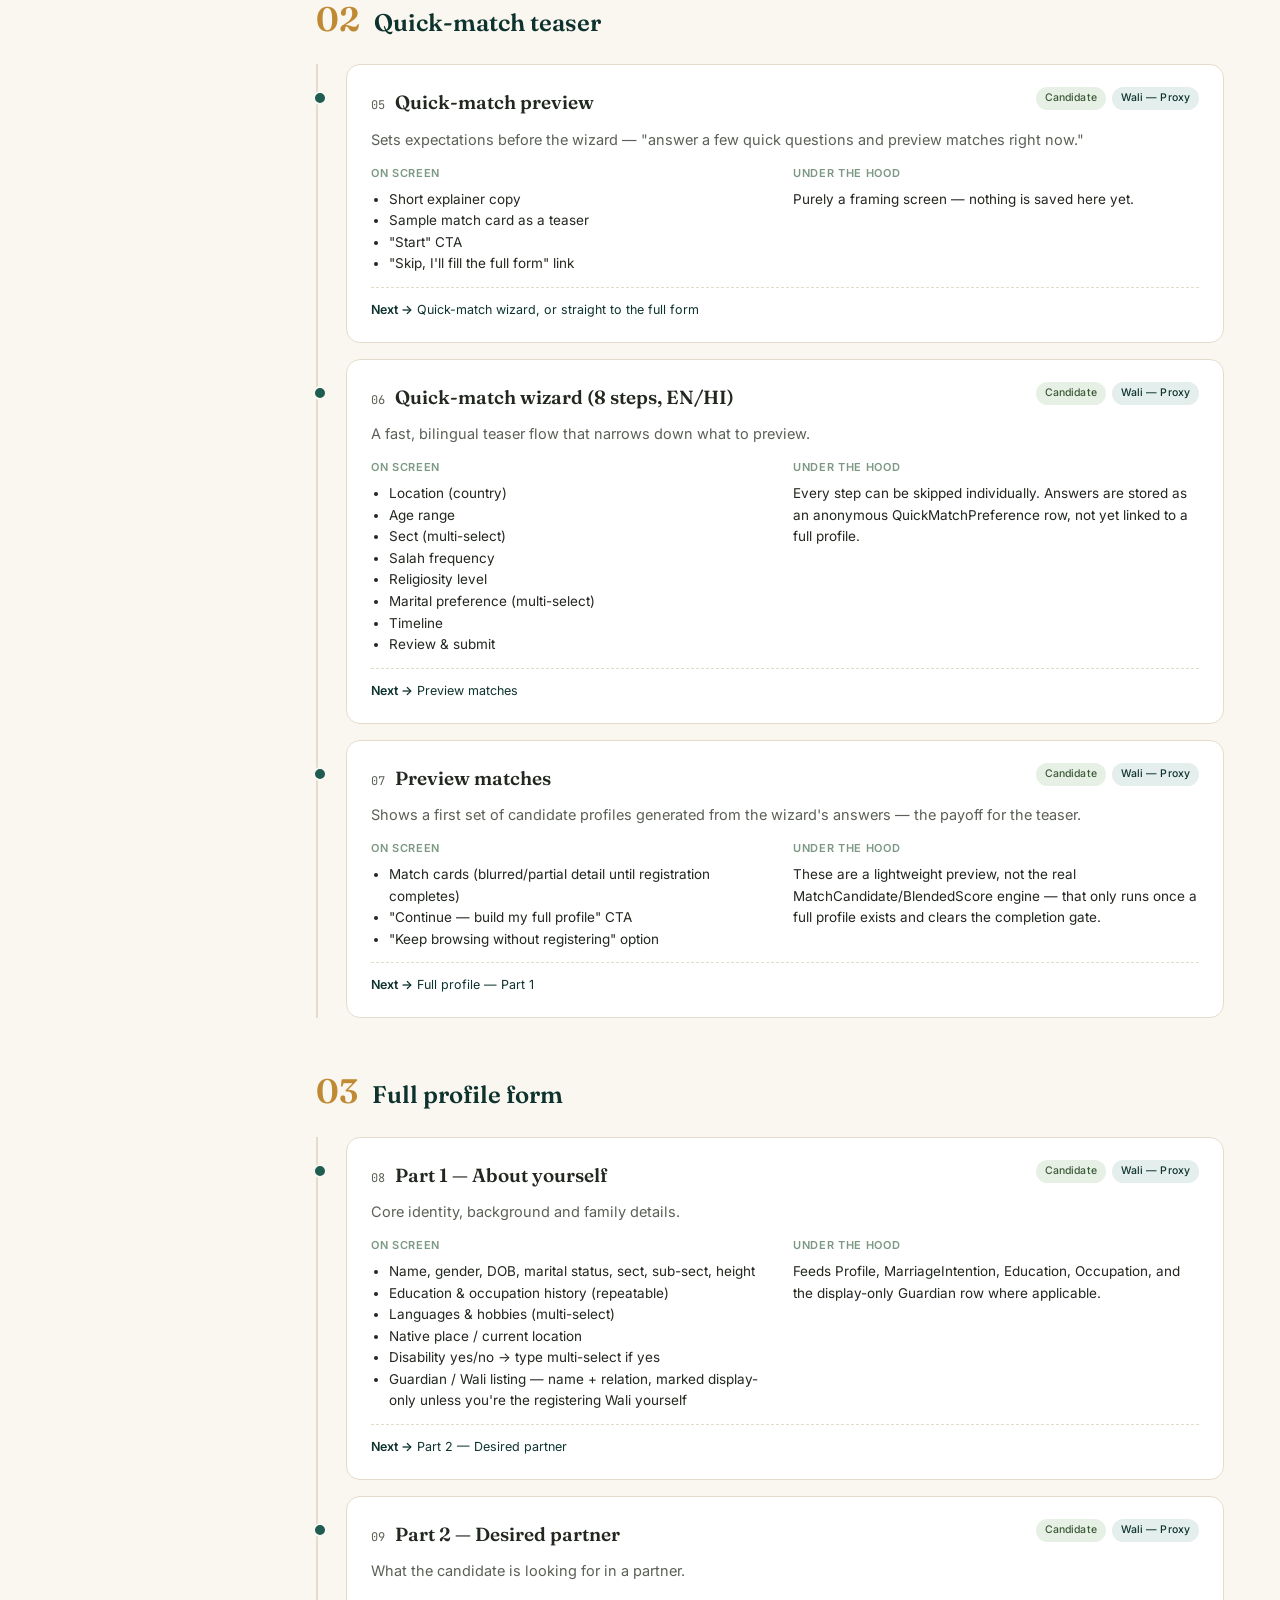
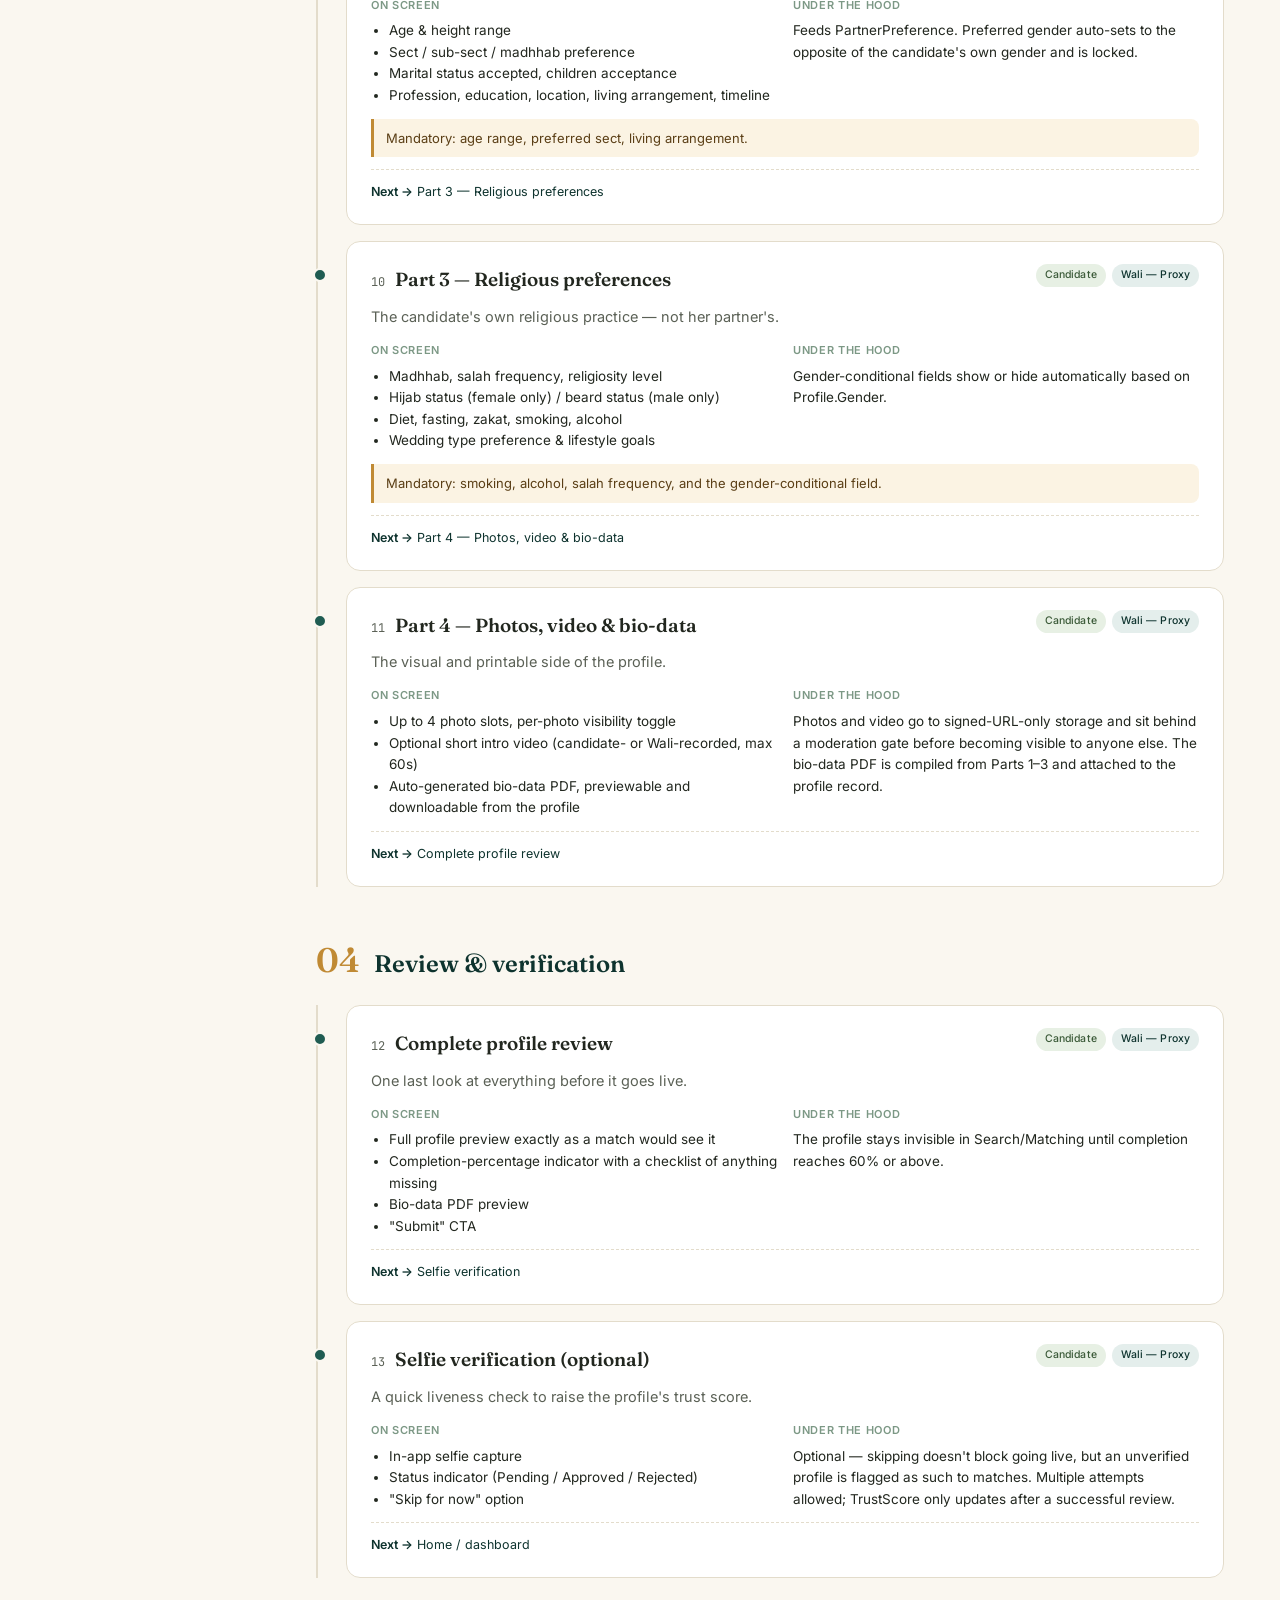
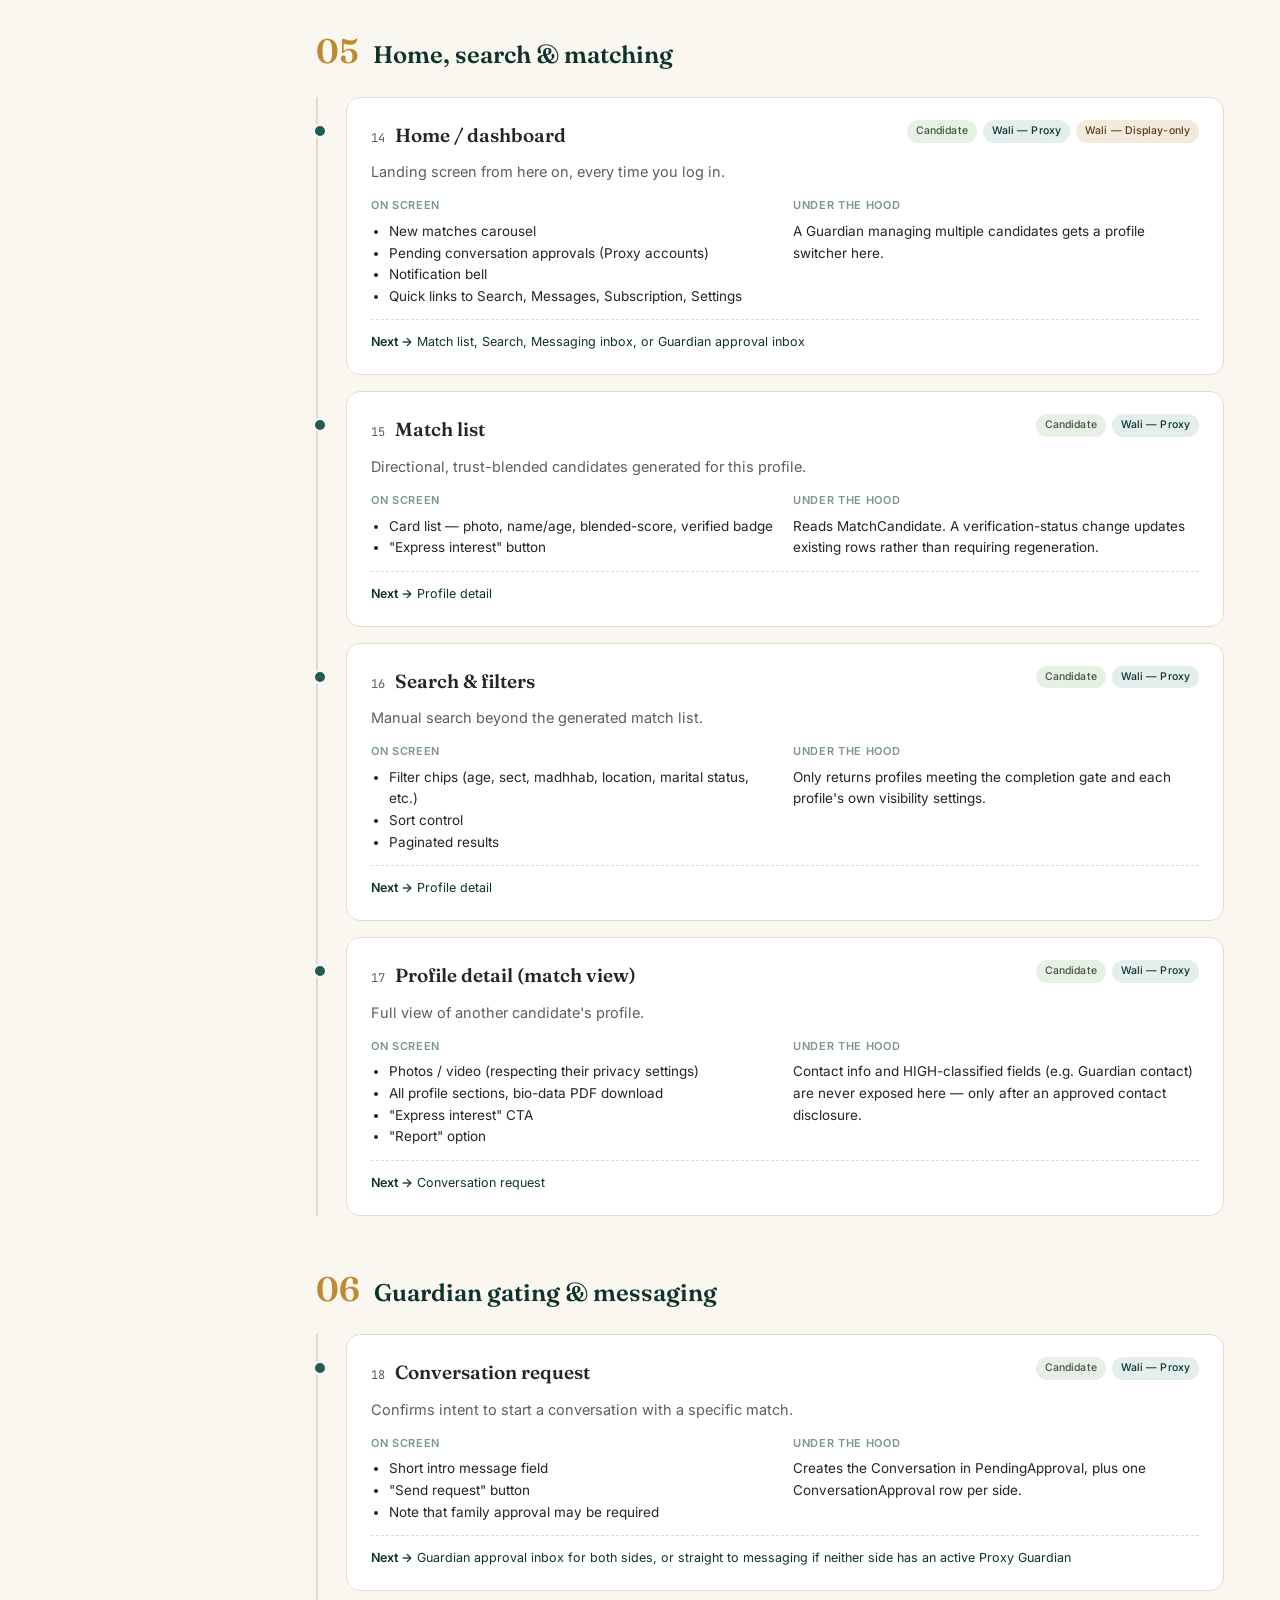
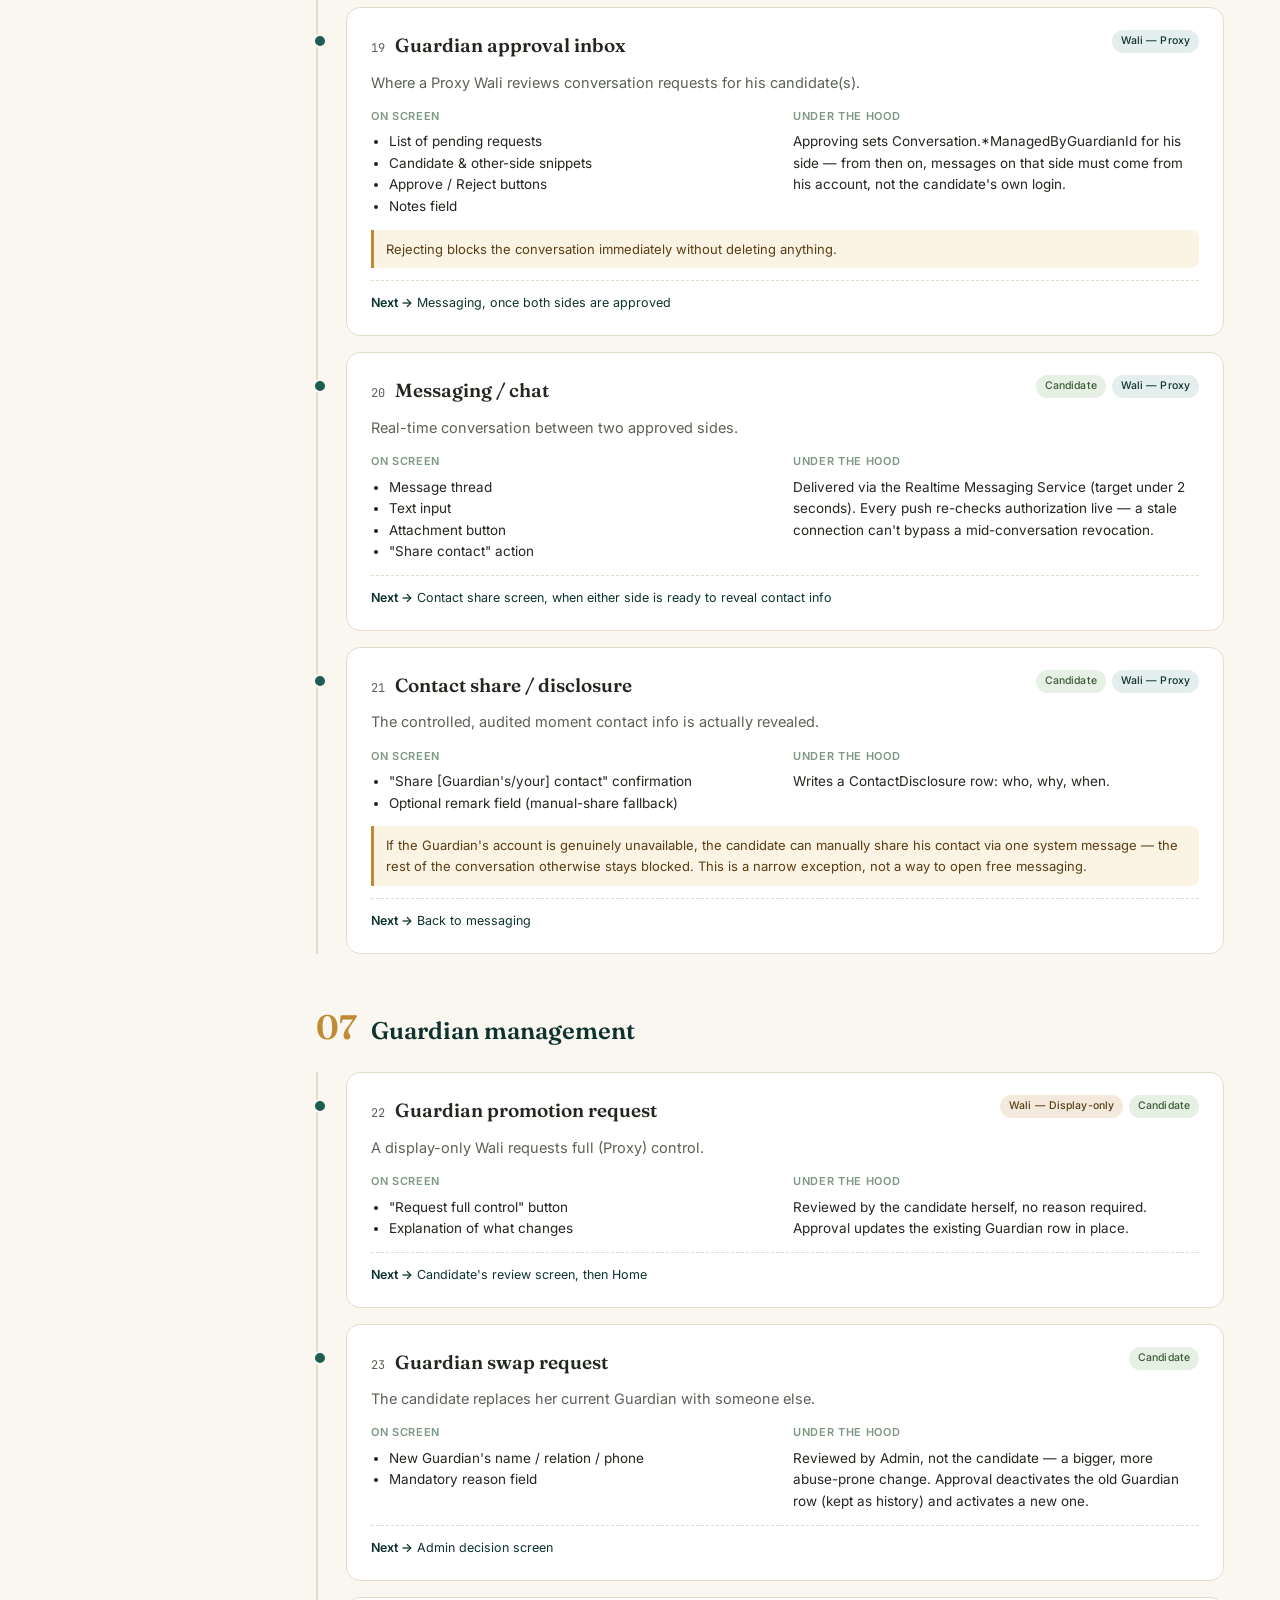
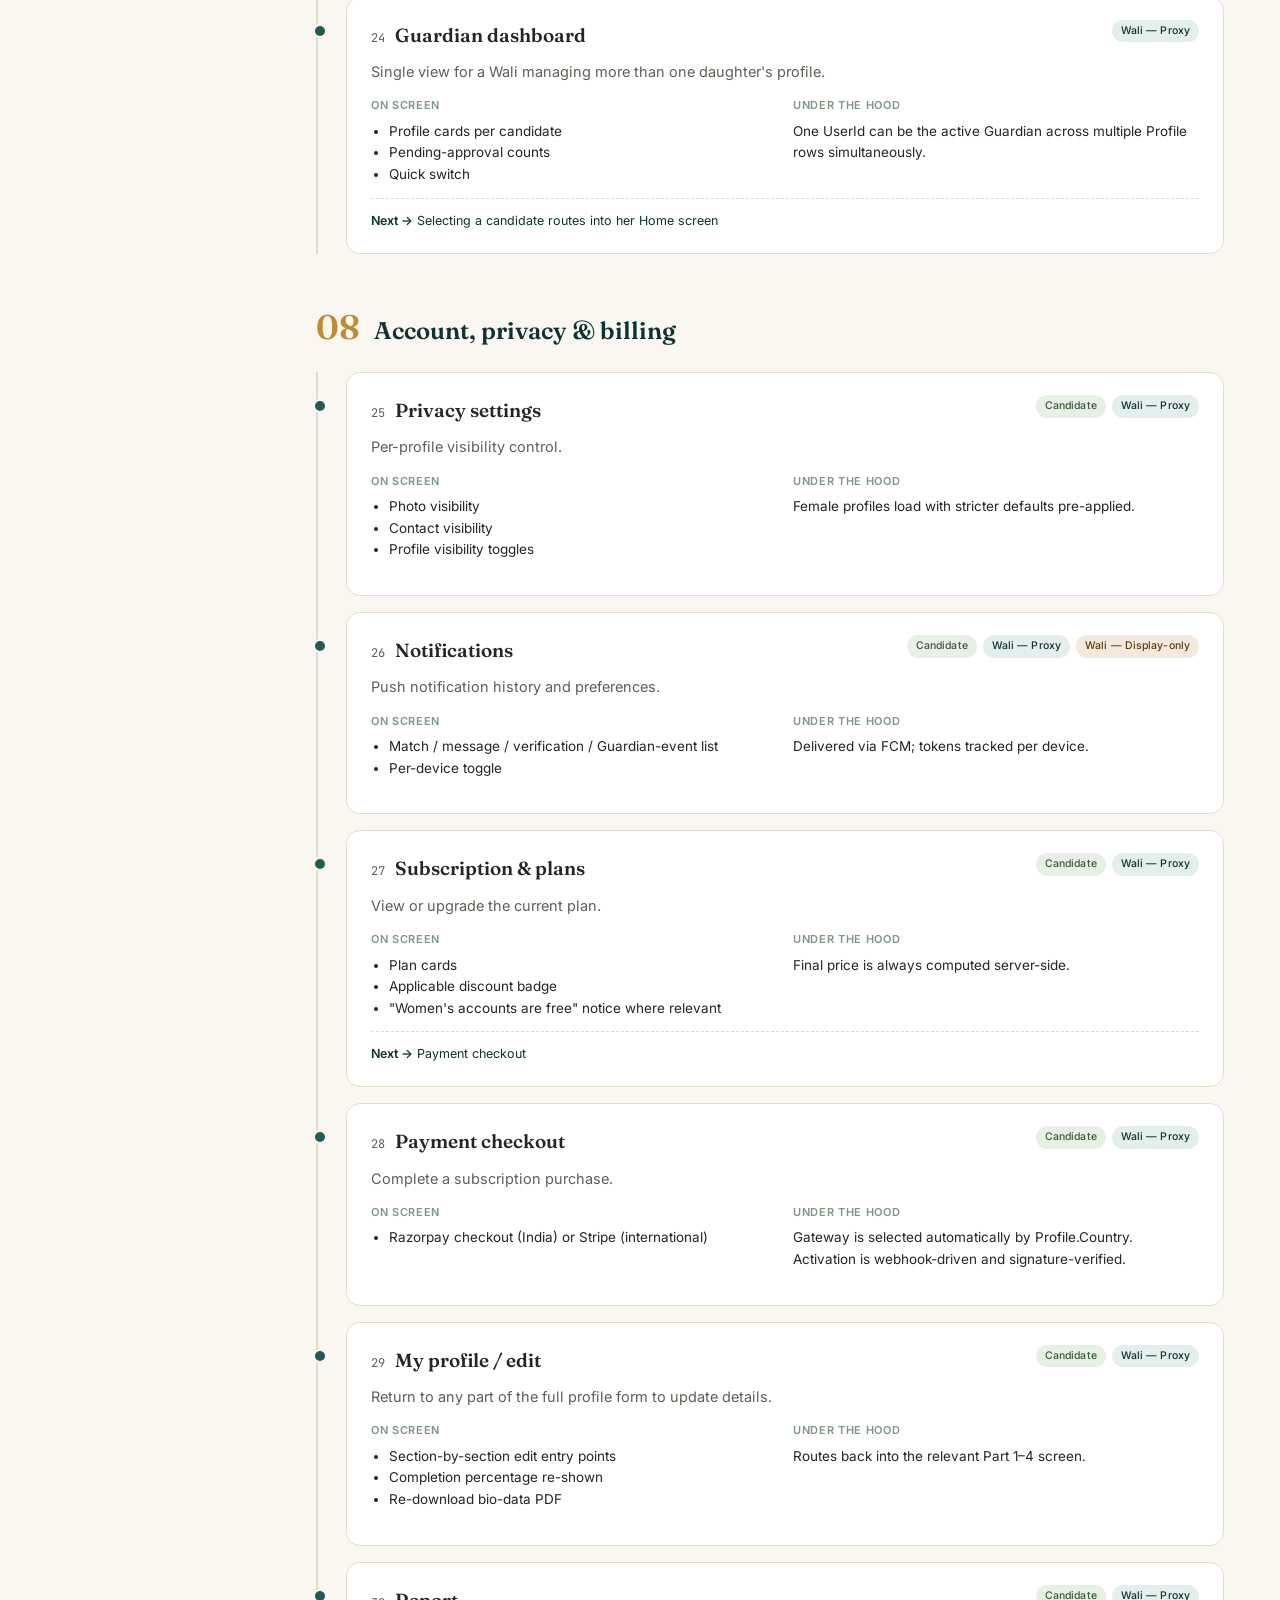
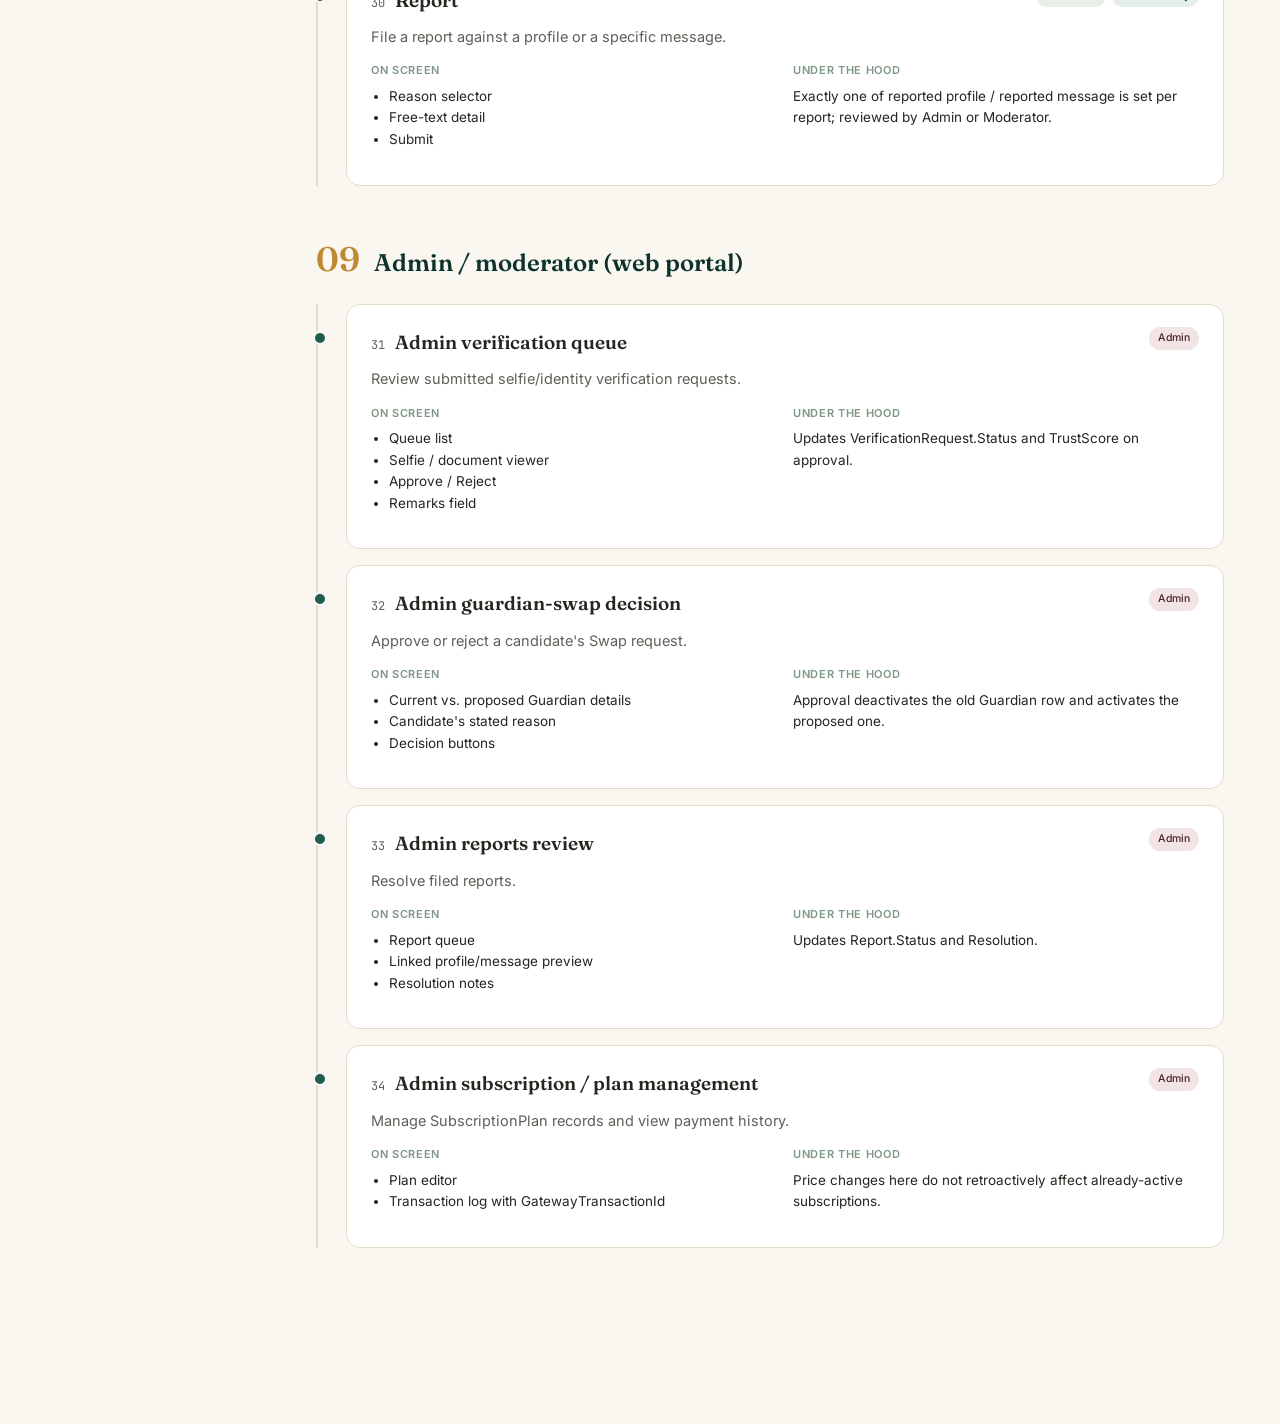
<file: Nikah_Platform_Screen_Flow (1).html>
<!DOCTYPE html>
<html lang="en">
<head>
<meta charset="UTF-8">
<meta name="viewport" content="width=device-width, initial-scale=1.0">
<title>Nikah Platform — Screen Flow</title>
<link rel="preconnect" href="https://fonts.googleapis.com">
<link href="https://fonts.googleapis.com/css2?family=Fraunces:opsz,wght@9..144,400;9..144,500;9..144,600&family=Inter:wght@400;500;600&family=JetBrains+Mono:wght@400;500&display=swap" rel="stylesheet">
<style>
  :root{
    --bg:#FAF7F0;
    --panel:#FFFFFF;
    --ink:#22271F;
    --ink-soft:#5B6156;
    --line2:#E3DCCB;
    --teal:#1F5C52;
    --teal-ink:#0E332E;
    --gold:#C08A34;
    --gold-ink:#5A3E15;
    --sage:#7C9885;
    --rose:#A6555B;
    --rose-ink:#4A2226;
    --card-radius:14px;
  }
  *{box-sizing:border-box;}
  html{scroll-behavior:smooth;}
  body{
    margin:0;
    background:var(--bg);
    color:var(--ink);
    font-family:'Inter',sans-serif;
    line-height:1.6;
  }
  .star-pattern{
    position:fixed; inset:0; pointer-events:none; z-index:0; opacity:0.05;
    background-image:
      radial-gradient(circle at 20px 20px, transparent 8px, var(--teal) 8.5px, transparent 9px),
      radial-gradient(circle at 60px 60px, transparent 8px, var(--teal) 8.5px, transparent 9px);
    background-size:80px 80px;
  }
  .shell{position:relative; z-index:1; display:flex; max-width:1280px; margin:0 auto;}

  nav.side{
    width:260px; flex-shrink:0; position:sticky; top:0; align-self:flex-start;
    height:100vh; overflow-y:auto; padding:36px 20px 40px 32px;
    border-right:1px solid var(--line2);
  }
  .brand{font-family:'Fraunces',serif; font-size:22px; font-weight:600; color:var(--teal-ink); margin:0 0 2px;}
  .brand-sub{font-size:12px; color:var(--ink-soft); margin-bottom:28px; letter-spacing:0.02em;}
  .side ol{list-style:none; margin:0; padding:0; counter-reset:phase;}
  .side li{margin-bottom:2px;}
  .side a{
    counter-increment:phase;
    display:flex; gap:10px; align-items:baseline;
    text-decoration:none; color:var(--ink-soft); font-size:13.5px;
    padding:7px 10px; border-radius:8px; transition:background .15s,color .15s;
  }
  .side a:before{
    content:counter(phase,decimal-leading-zero);
    font-family:'JetBrains Mono',monospace; font-size:11px; color:var(--gold-ink); opacity:0.75;
  }
  .side a:hover, .side a.active{ background:#F0EADA; color:var(--ink); }

  main{flex:1; min-width:0; padding:48px 56px 120px;}
  header.hero{margin-bottom:44px; max-width:760px;}
  header.hero .eyebrow{
    font-family:'JetBrains Mono',monospace; font-size:12px; color:var(--gold-ink);
    text-transform:uppercase; letter-spacing:0.08em; margin-bottom:10px;
  }
  header.hero h1{
    font-family:'Fraunces',serif; font-weight:600; font-size:clamp(32px,4vw,46px);
    color:var(--teal-ink); margin:0 0 14px; line-height:1.1;
  }
  header.hero p{color:var(--ink-soft); font-size:16px; max-width:620px; margin:0;}

  .filterbar{
    display:flex; flex-wrap:wrap; gap:8px; margin-bottom:40px;
    padding:14px; background:var(--panel); border:1px solid var(--line2); border-radius:12px;
  }
  .filterbar span.label{font-size:12px; color:var(--ink-soft); align-self:center; margin-right:4px;}
  .chip{
    font-size:13px; padding:7px 14px; border-radius:999px; border:1px solid var(--line2);
    background:transparent; color:var(--ink); cursor:pointer; font-family:'Inter',sans-serif;
    transition:all .15s;
  }
  .chip:hover{border-color:var(--teal);}
  .chip.active{background:var(--teal); border-color:var(--teal); color:#fff;}

  section.phase{margin-bottom:56px; scroll-margin-top:24px;}
  .phase-head{display:flex; align-items:baseline; gap:14px; margin-bottom:22px;}
  .phase-num{
    font-family:'Fraunces',serif; font-size:34px; font-weight:600; color:var(--gold);
    line-height:1;
  }
  .phase-head h2{
    font-family:'Fraunces',serif; font-size:24px; font-weight:600; color:var(--teal-ink); margin:0;
  }

  .track{position:relative; padding-left:28px; border-left:2px solid var(--line2);}
  .card{
    position:relative; background:var(--panel); border:1px solid var(--line2);
    border-radius:var(--card-radius); padding:22px 24px; margin-bottom:16px;
  }
  .card:before{
    content:''; position:absolute; left:-34px; top:26px; width:10px; height:10px;
    border-radius:50%; background:var(--teal); border:2px solid var(--bg);
  }
  .card-top{display:flex; justify-content:space-between; align-items:flex-start; gap:16px; margin-bottom:10px;}
  .card-title{display:flex; align-items:baseline; gap:10px;}
  .screen-num{font-family:'JetBrains Mono',monospace; font-size:12px; color:var(--ink-soft);}
  .card h3{font-family:'Fraunces',serif; font-size:19px; font-weight:600; margin:0; color:var(--ink);}
  .roles{display:flex; gap:6px; flex-wrap:wrap; justify-content:flex-end;}
  .tag{
    font-size:10.5px; padding:3px 9px; border-radius:999px; font-weight:500;
    white-space:nowrap; letter-spacing:0.01em;
  }
  .tag.candidate{background:#E7F0E4; color:#3B5A38;}
  .tag.wali-proxy{background:#E4EEEC; color:var(--teal-ink);}
  .tag.wali-display{background:#F4E9DD; color:var(--gold-ink);}
  .tag.admin{background:#F2E3E4; color:var(--rose-ink);}

  .purpose{color:var(--ink-soft); font-size:14.5px; margin:0 0 14px;}
  .grid2{display:grid; grid-template-columns:1fr 1fr; gap:16px; margin-bottom:12px;}
  .block h4{
    font-size:11px; text-transform:uppercase; letter-spacing:0.06em; color:var(--sage);
    margin:0 0 6px; font-weight:600;
  }
  .block p, .block ul{font-size:13.5px; margin:0; color:var(--ink);}
  .block ul{padding-left:18px;}
  .rule{
    font-size:13px; background:#FBF3E3; border-left:3px solid var(--gold); padding:9px 12px;
    border-radius:0 8px 8px 0; margin-top:10px; color:var(--gold-ink);
  }
  .next{
    font-size:12.5px; color:var(--teal-ink); margin-top:12px; padding-top:12px;
    border-top:1px dashed var(--line2);
  }
  .next b{font-weight:600;}
  .empty-note{ font-size:13.5px; color:var(--ink-soft); font-style:italic; padding:20px 0; }

  @media (max-width:900px){
    nav.side{display:none;}
    main{padding:32px 20px 100px;}
    .grid2{grid-template-columns:1fr;}
  }
</style>
</head>
<body>
<div class="star-pattern"></div>
<div class="shell">
  <nav class="side" id="sideNav"></nav>
  <main>
    <header class="hero">
      <div class="eyebrow">Companion to the Complete Design Document v1.0</div>
      <h1>Screen-by-screen user flow</h1>
      <p>Landing → OTP → role choice → the Quick-Match teaser → the full profile form → review → optional selfie verification → into Search, Matching and Guardian-gated messaging.</p>
    </header>

    <div class="filterbar" id="filterBar">
      <span class="label">Show screens for:</span>
    </div>

    <div id="phases"></div>
  </main>
</div>

<script>
const ROLES = [
  {key:'all', label:'All roles'},
  {key:'candidate', label:'Candidate'},
  {key:'wali-proxy', label:'Wali — Proxy'},
  {key:'wali-display', label:'Wali — Display-only'},
  {key:'admin', label:'Admin / Moderator'},
];

const DATA = [
{phase:"Landing & authentication", screens:[
  {n:1, title:"Splash / landing", roles:['candidate','wali-proxy'],
   purpose:"First touch — introduces the platform before any account exists.",
   elements:["Tagline: \"Your Nikah begins with sincerity\"","\"Get started\" CTA","\"Log in\" link"],
   functionality:"No account or session required yet.",
   next:"Phone / email entry"},
  {n:2, title:"Phone / email entry", roles:['candidate','wali-proxy'],
   purpose:"Collects the identifier the OTP will be sent to.",
   elements:["Phone or email input","\"Send code\" button"],
   functionality:"Public, rate-limited endpoint. Triggers POST /auth/otp/request.",
   next:"OTP verification"},
  {n:3, title:"OTP verification", roles:['candidate','wali-proxy'],
   purpose:"Confirms identity via a one-time code before any account exists.",
   elements:["6-digit code input","Resend timer","\"Verify\" button"],
   functionality:"Code is single-use and expires. A LoginLog row is written on every attempt, success or failure. On success, creates the User + Session.",
   next:"\"Who are you registering as?\""},
  {n:4, title:"\"Who are you registering as?\"", roles:['candidate','wali-proxy'],
   purpose:"The account exists — now it decides what kind of account it is.",
   elements:["\"Myself\" — I'm the one looking to get married","\"On behalf of a family member\" — I'm a Wali registering for someone else","If Wali: the candidate's first name + your relation to her"],
   functionality:"Myself → this account owns the Profile directly. Wali → this account is immediately set as the Guardian, ControlLevel = Proxy, VerificationLevel = Verified (since he already holds a phone-verified account). A Wali who lists himself as display-only only (no login, no control) is instead added later, from inside Part 1 of the form.",
   next:"Quick-match preview"},
]},
{phase:"Quick-match teaser", screens:[
  {n:5, title:"Quick-match preview", roles:['candidate','wali-proxy'],
   purpose:"Sets expectations before the wizard — \"answer a few quick questions and preview matches right now.\"",
   elements:["Short explainer copy","Sample match card as a teaser","\"Start\" CTA","\"Skip, I'll fill the full form\" link"],
   functionality:"Purely a framing screen — nothing is saved here yet.",
   next:"Quick-match wizard, or straight to the full form"},
  {n:6, title:"Quick-match wizard (8 steps, EN/HI)", roles:['candidate','wali-proxy'],
   purpose:"A fast, bilingual teaser flow that narrows down what to preview.",
   elements:["Location (country)","Age range","Sect (multi-select)","Salah frequency","Religiosity level","Marital preference (multi-select)","Timeline","Review & submit"],
   functionality:"Every step can be skipped individually. Answers are stored as an anonymous QuickMatchPreference row, not yet linked to a full profile.",
   next:"Preview matches"},
  {n:7, title:"Preview matches", roles:['candidate','wali-proxy'],
   purpose:"Shows a first set of candidate profiles generated from the wizard's answers — the payoff for the teaser.",
   elements:["Match cards (blurred/partial detail until registration completes)","\"Continue — build my full profile\" CTA","\"Keep browsing without registering\" option"],
   functionality:"These are a lightweight preview, not the real MatchCandidate/BlendedScore engine — that only runs once a full profile exists and clears the completion gate.",
   next:"Full profile — Part 1"},
]},
{phase:"Full profile form", screens:[
  {n:8, title:"Part 1 — About yourself", roles:['candidate','wali-proxy'],
   purpose:"Core identity, background and family details.",
   elements:["Name, gender, DOB, marital status, sect, sub-sect, height","Education & occupation history (repeatable)","Languages & hobbies (multi-select)","Native place / current location","Disability yes/no → type multi-select if yes","Guardian / Wali listing — name + relation, marked display-only unless you're the registering Wali yourself"],
   functionality:"Feeds Profile, MarriageIntention, Education, Occupation, and the display-only Guardian row where applicable.",
   next:"Part 2 — Desired partner"},
  {n:9, title:"Part 2 — Desired partner", roles:['candidate','wali-proxy'],
   purpose:"What the candidate is looking for in a partner.",
   elements:["Age & height range","Sect / sub-sect / madhhab preference","Marital status accepted, children acceptance","Profession, education, location, living arrangement, timeline"],
   functionality:"Feeds PartnerPreference. Preferred gender auto-sets to the opposite of the candidate's own gender and is locked.",
   rule:"Mandatory: age range, preferred sect, living arrangement.",
   next:"Part 3 — Religious preferences"},
  {n:10, title:"Part 3 — Religious preferences", roles:['candidate','wali-proxy'],
   purpose:"The candidate's own religious practice — not her partner's.",
   elements:["Madhhab, salah frequency, religiosity level","Hijab status (female only) / beard status (male only)","Diet, fasting, zakat, smoking, alcohol","Wedding type preference & lifestyle goals"],
   functionality:"Gender-conditional fields show or hide automatically based on Profile.Gender.",
   rule:"Mandatory: smoking, alcohol, salah frequency, and the gender-conditional field.",
   next:"Part 4 — Photos, video & bio-data"},
  {n:11, title:"Part 4 — Photos, video & bio-data", roles:['candidate','wali-proxy'],
   purpose:"The visual and printable side of the profile.",
   elements:["Up to 4 photo slots, per-photo visibility toggle","Optional short intro video (candidate- or Wali-recorded, max 60s)","Auto-generated bio-data PDF, previewable and downloadable from the profile"],
   functionality:"Photos and video go to signed-URL-only storage and sit behind a moderation gate before becoming visible to anyone else. The bio-data PDF is compiled from Parts 1–3 and attached to the profile record.",
   next:"Complete profile review"},
]},
{phase:"Review & verification", screens:[
  {n:12, title:"Complete profile review", roles:['candidate','wali-proxy'],
   purpose:"One last look at everything before it goes live.",
   elements:["Full profile preview exactly as a match would see it","Completion-percentage indicator with a checklist of anything missing","Bio-data PDF preview","\"Submit\" CTA"],
   functionality:"The profile stays invisible in Search/Matching until completion reaches 60% or above.",
   next:"Selfie verification"},
  {n:13, title:"Selfie verification (optional)", roles:['candidate','wali-proxy'],
   purpose:"A quick liveness check to raise the profile's trust score.",
   elements:["In-app selfie capture","Status indicator (Pending / Approved / Rejected)","\"Skip for now\" option"],
   functionality:"Optional — skipping doesn't block going live, but an unverified profile is flagged as such to matches. Multiple attempts allowed; TrustScore only updates after a successful review.",
   next:"Home / dashboard"},
]},
{phase:"Home, search & matching", screens:[
  {n:14, title:"Home / dashboard", roles:['candidate','wali-proxy','wali-display'],
   purpose:"Landing screen from here on, every time you log in.",
   elements:["New matches carousel","Pending conversation approvals (Proxy accounts)","Notification bell","Quick links to Search, Messages, Subscription, Settings"],
   functionality:"A Guardian managing multiple candidates gets a profile switcher here.",
   next:"Match list, Search, Messaging inbox, or Guardian approval inbox"},
  {n:15, title:"Match list", roles:['candidate','wali-proxy'],
   purpose:"Directional, trust-blended candidates generated for this profile.",
   elements:["Card list — photo, name/age, blended-score, verified badge","\"Express interest\" button"],
   functionality:"Reads MatchCandidate. A verification-status change updates existing rows rather than requiring regeneration.",
   next:"Profile detail"},
  {n:16, title:"Search & filters", roles:['candidate','wali-proxy'],
   purpose:"Manual search beyond the generated match list.",
   elements:["Filter chips (age, sect, madhhab, location, marital status, etc.)","Sort control","Paginated results"],
   functionality:"Only returns profiles meeting the completion gate and each profile's own visibility settings.",
   next:"Profile detail"},
  {n:17, title:"Profile detail (match view)", roles:['candidate','wali-proxy'],
   purpose:"Full view of another candidate's profile.",
   elements:["Photos / video (respecting their privacy settings)","All profile sections, bio-data PDF download","\"Express interest\" CTA","\"Report\" option"],
   functionality:"Contact info and HIGH-classified fields (e.g. Guardian contact) are never exposed here — only after an approved contact disclosure.",
   next:"Conversation request"},
]},
{phase:"Guardian gating & messaging", screens:[
  {n:18, title:"Conversation request", roles:['candidate','wali-proxy'],
   purpose:"Confirms intent to start a conversation with a specific match.",
   elements:["Short intro message field","\"Send request\" button","Note that family approval may be required"],
   functionality:"Creates the Conversation in PendingApproval, plus one ConversationApproval row per side.",
   next:"Guardian approval inbox for both sides, or straight to messaging if neither side has an active Proxy Guardian"},
  {n:19, title:"Guardian approval inbox", roles:['wali-proxy'],
   purpose:"Where a Proxy Wali reviews conversation requests for his candidate(s).",
   elements:["List of pending requests","Candidate & other-side snippets","Approve / Reject buttons","Notes field"],
   functionality:"Approving sets Conversation.*ManagedByGuardianId for his side — from then on, messages on that side must come from his account, not the candidate's own login.",
   rule:"Rejecting blocks the conversation immediately without deleting anything.",
   next:"Messaging, once both sides are approved"},
  {n:20, title:"Messaging / chat", roles:['candidate','wali-proxy'],
   purpose:"Real-time conversation between two approved sides.",
   elements:["Message thread","Text input","Attachment button","\"Share contact\" action"],
   functionality:"Delivered via the Realtime Messaging Service (target under 2 seconds). Every push re-checks authorization live — a stale connection can't bypass a mid-conversation revocation.",
   next:"Contact share screen, when either side is ready to reveal contact info"},
  {n:21, title:"Contact share / disclosure", roles:['candidate','wali-proxy'],
   purpose:"The controlled, audited moment contact info is actually revealed.",
   elements:["\"Share [Guardian's/your] contact\" confirmation","Optional remark field (manual-share fallback)"],
   functionality:"Writes a ContactDisclosure row: who, why, when.",
   rule:"If the Guardian's account is genuinely unavailable, the candidate can manually share his contact via one system message — the rest of the conversation otherwise stays blocked. This is a narrow exception, not a way to open free messaging.",
   next:"Back to messaging"},
]},
{phase:"Guardian management", screens:[
  {n:22, title:"Guardian promotion request", roles:['wali-display','candidate'],
   purpose:"A display-only Wali requests full (Proxy) control.",
   elements:["\"Request full control\" button","Explanation of what changes"],
   functionality:"Reviewed by the candidate herself, no reason required. Approval updates the existing Guardian row in place.",
   next:"Candidate's review screen, then Home"},
  {n:23, title:"Guardian swap request", roles:['candidate'],
   purpose:"The candidate replaces her current Guardian with someone else.",
   elements:["New Guardian's name / relation / phone","Mandatory reason field"],
   functionality:"Reviewed by Admin, not the candidate — a bigger, more abuse-prone change. Approval deactivates the old Guardian row (kept as history) and activates a new one.",
   next:"Admin decision screen"},
  {n:24, title:"Guardian dashboard", roles:['wali-proxy'],
   purpose:"Single view for a Wali managing more than one daughter's profile.",
   elements:["Profile cards per candidate","Pending-approval counts","Quick switch"],
   functionality:"One UserId can be the active Guardian across multiple Profile rows simultaneously.",
   next:"Selecting a candidate routes into her Home screen"},
]},
{phase:"Account, privacy & billing", screens:[
  {n:25, title:"Privacy settings", roles:['candidate','wali-proxy'],
   purpose:"Per-profile visibility control.",
   elements:["Photo visibility","Contact visibility","Profile visibility toggles"],
   functionality:"Female profiles load with stricter defaults pre-applied."},
  {n:26, title:"Notifications", roles:['candidate','wali-proxy','wali-display'],
   purpose:"Push notification history and preferences.",
   elements:["Match / message / verification / Guardian-event list","Per-device toggle"],
   functionality:"Delivered via FCM; tokens tracked per device."},
  {n:27, title:"Subscription & plans", roles:['candidate','wali-proxy'],
   purpose:"View or upgrade the current plan.",
   elements:["Plan cards","Applicable discount badge","\"Women's accounts are free\" notice where relevant"],
   functionality:"Final price is always computed server-side.",
   next:"Payment checkout"},
  {n:28, title:"Payment checkout", roles:['candidate','wali-proxy'],
   purpose:"Complete a subscription purchase.",
   elements:["Razorpay checkout (India) or Stripe (international)"],
   functionality:"Gateway is selected automatically by Profile.Country. Activation is webhook-driven and signature-verified."},
  {n:29, title:"My profile / edit", roles:['candidate','wali-proxy'],
   purpose:"Return to any part of the full profile form to update details.",
   elements:["Section-by-section edit entry points","Completion percentage re-shown","Re-download bio-data PDF"],
   functionality:"Routes back into the relevant Part 1–4 screen."},
  {n:30, title:"Report", roles:['candidate','wali-proxy'],
   purpose:"File a report against a profile or a specific message.",
   elements:["Reason selector","Free-text detail","Submit"],
   functionality:"Exactly one of reported profile / reported message is set per report; reviewed by Admin or Moderator."},
]},
{phase:"Admin / moderator (web portal)", screens:[
  {n:31, title:"Admin verification queue", roles:['admin'],
   purpose:"Review submitted selfie/identity verification requests.",
   elements:["Queue list","Selfie / document viewer","Approve / Reject","Remarks field"],
   functionality:"Updates VerificationRequest.Status and TrustScore on approval."},
  {n:32, title:"Admin guardian-swap decision", roles:['admin'],
   purpose:"Approve or reject a candidate's Swap request.",
   elements:["Current vs. proposed Guardian details","Candidate's stated reason","Decision buttons"],
   functionality:"Approval deactivates the old Guardian row and activates the proposed one."},
  {n:33, title:"Admin reports review", roles:['admin'],
   purpose:"Resolve filed reports.",
   elements:["Report queue","Linked profile/message preview","Resolution notes"],
   functionality:"Updates Report.Status and Resolution."},
  {n:34, title:"Admin subscription / plan management", roles:['admin'],
   purpose:"Manage SubscriptionPlan records and view payment history.",
   elements:["Plan editor","Transaction log with GatewayTransactionId"],
   functionality:"Price changes here do not retroactively affect already-active subscriptions."},
]},
];

const roleTagLabel = {candidate:"Candidate", 'wali-proxy':"Wali — Proxy", 'wali-display':"Wali — Display-only", admin:"Admin"};

function renderFilterBar(){
  const bar = document.getElementById('filterBar');
  ROLES.forEach(r=>{
    const b = document.createElement('button');
    b.className = 'chip' + (r.key==='all' ? ' active' : '');
    b.textContent = r.label;
    b.dataset.role = r.key;
    b.onclick = ()=>selectRole(r.key);
    bar.appendChild(b);
  });
}

function selectRole(key){
  document.querySelectorAll('.chip').forEach(c=>c.classList.toggle('active', c.dataset.role===key));
  document.querySelectorAll('.card').forEach(card=>{
    const roles = card.dataset.roles.split(',');
    card.style.display = (key==='all' || roles.includes(key)) ? '' : 'none';
  });
  document.querySelectorAll('section.phase').forEach(sec=>{
    const visible = sec.querySelectorAll('.card:not([style*="display: none"])').length;
    const existingNote = sec.querySelector('.empty-note');
    if(existingNote) existingNote.remove();
    if(visible===0){
      const note = document.createElement('div');
      note.className='empty-note';
      note.textContent="No screens in this phase apply to this role.";
      sec.querySelector('.track').appendChild(note);
    }
  });
}

function renderPhases(){
  const root = document.getElementById('phases');
  const nav = document.getElementById('sideNav');
  nav.innerHTML = '<div class="brand">Nikah Platform</div><div class="brand-sub">Screen flow reference</div><ol></ol>';
  const ol = nav.querySelector('ol');

  DATA.forEach((phaseObj, i)=>{
    const id = 'phase-'+i;
    const li = document.createElement('li');
    li.innerHTML = `<a href="#${id}">${phaseObj.phase}</a>`;
    ol.appendChild(li);

    const sec = document.createElement('section');
    sec.className='phase';
    sec.id=id;
    sec.innerHTML = `<div class="phase-head"><span class="phase-num">${String(i+1).padStart(2,'0')}</span><h2>${phaseObj.phase}</h2></div><div class="track"></div>`;
    const track = sec.querySelector('.track');

    phaseObj.screens.forEach(s=>{
      const card = document.createElement('div');
      card.className='card';
      card.dataset.roles = s.roles.join(',');
      const roleTags = s.roles.map(r=>`<span class="tag ${r}">${roleTagLabel[r]}</span>`).join('');
      card.innerHTML = `
        <div class="card-top">
          <div class="card-title"><span class="screen-num">${String(s.n).padStart(2,'0')}</span><h3>${s.title}</h3></div>
          <div class="roles">${roleTags}</div>
        </div>
        <p class="purpose">${s.purpose}</p>
        <div class="grid2">
          <div class="block"><h4>On screen</h4><ul>${s.elements.map(e=>`<li>${e}</li>`).join('')}</ul></div>
          <div class="block"><h4>Under the hood</h4><p>${s.functionality}</p></div>
        </div>
        ${s.rule ? `<div class="rule">${s.rule}</div>` : ''}
        ${s.next ? `<div class="next"><b>Next →</b> ${s.next}</div>` : ''}
      `;
      track.appendChild(card);
    });
    root.appendChild(sec);
  });
}

renderFilterBar();
renderPhases();

const sections = document.querySelectorAll('section.phase');
const navLinks = document.querySelectorAll('#sideNav a');
const spy = new IntersectionObserver((entries)=>{
  entries.forEach(entry=>{
    if(entry.isIntersecting){
      const idx = Array.from(sections).indexOf(entry.target);
      navLinks.forEach((a,i)=>a.classList.toggle('active', i===idx));
    }
  });
}, {rootMargin:'-10% 0px -75% 0px'});
sections.forEach(s=>spy.observe(s));
</script>
</body>
</html>
</file>
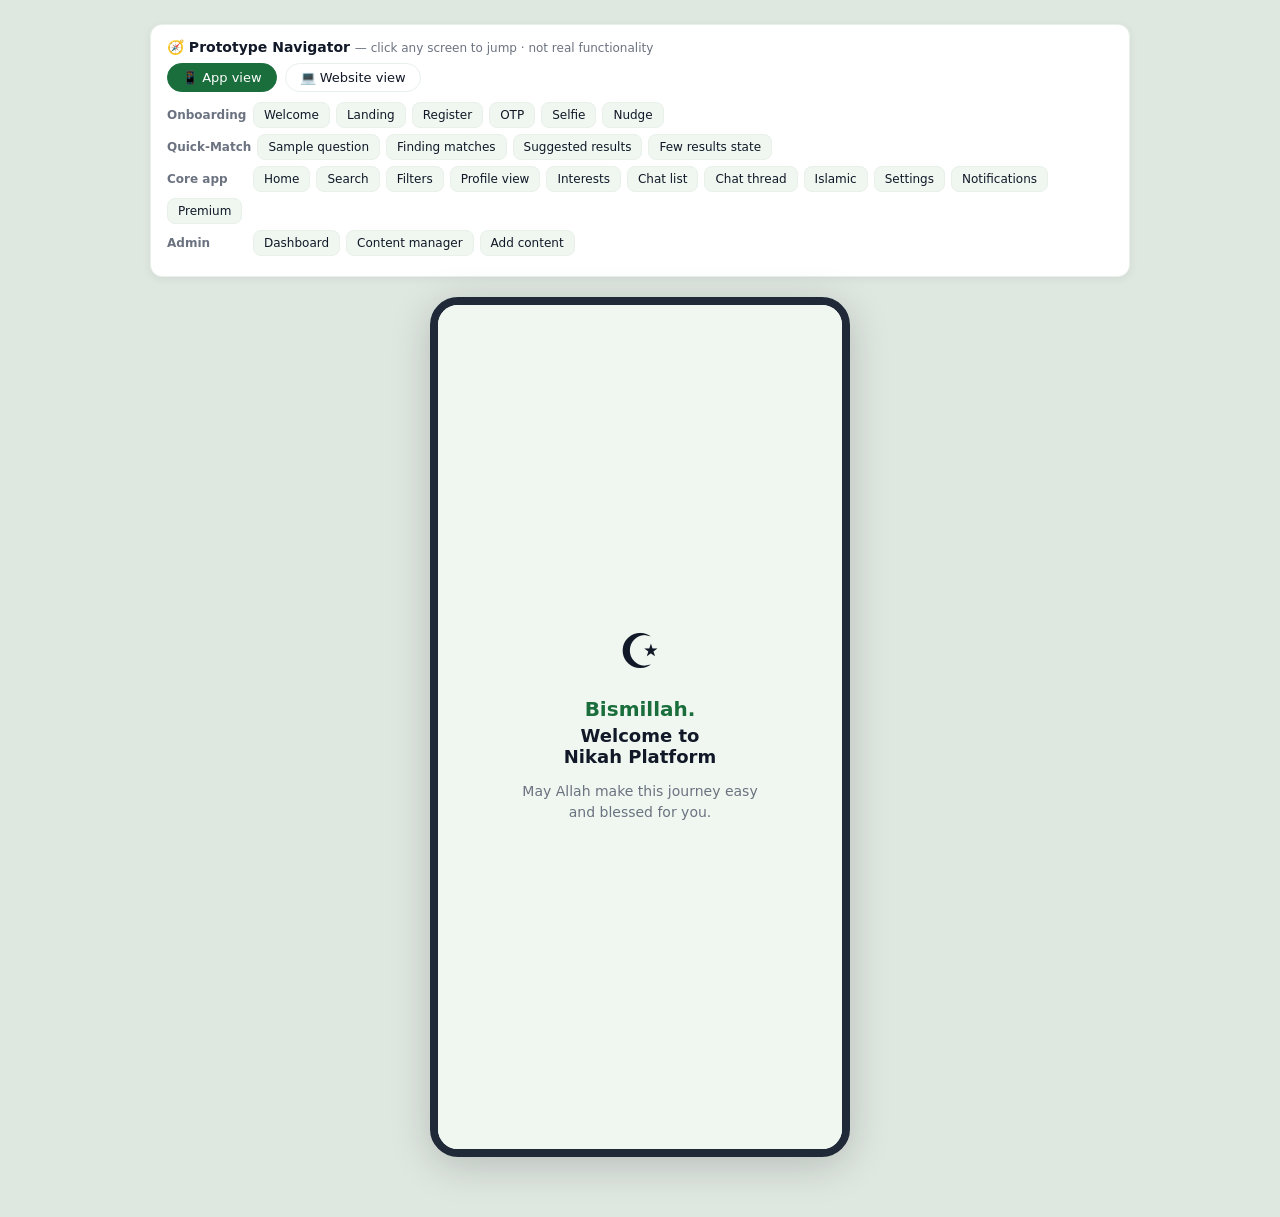
<file: prototype.html>
<!DOCTYPE html>
<html lang="en">
<head>
<meta charset="UTF-8" />
<meta name="viewport" content="width=device-width, initial-scale=1.0" />
<title>Nikah Platform — Visual Prototype</title>
<style>
*, *::before, *::after { box-sizing: border-box; margin:0; padding:0; }
:root{
  --green:#1a6e3c; --green-light:#f0f7f0; --green-border:#e8f0e9;
  --compat-green:#15803d; --compat-teal:#0d9488; --compat-amber:#d97706;
  --text-primary:#111827; --text-secondary:#6b7280;
  --warning-amber:#f59e0b; --error-red:#dc2626; --white:#ffffff;
  --grey-track:#e5e7eb;
  --font:'Segoe UI', system-ui, sans-serif;
}
body{
  font-family:var(--font); background:#dfe7e1; color:var(--text-primary);
  min-height:100vh; padding:24px 12px 60px;
}

/* ── Prototype navigator (outside the frame) ── */
.proto-nav{
  max-width:980px; margin:0 auto 20px; background:#fff; border:1.5px solid var(--green-border);
  border-radius:12px; padding:14px 16px; box-shadow:0 2px 10px rgba(0,0,0,.06);
}
.proto-nav-title{ font-weight:700; font-size:14px; margin-bottom:8px; }
.proto-hint{ font-weight:400; color:var(--text-secondary); font-size:12px; }
.proto-nav-row{ display:flex; gap:8px; margin-bottom:10px; }
.device-toggle{
  border:1.5px solid var(--green-border); background:#fff; color:var(--text-primary);
  padding:6px 14px; border-radius:99px; font-size:13px; cursor:pointer; font-family:var(--font);
}
.device-toggle.active{ background:var(--green); color:#fff; border-color:var(--green); }
.proto-group{ display:flex; align-items:center; gap:6px; flex-wrap:wrap; margin-bottom:6px; }
.proto-group-label{ font-size:12px; color:var(--text-secondary); font-weight:600; min-width:80px; }
.proto-group button{
  border:1px solid var(--green-border); background:var(--green-light); color:var(--text-primary);
  padding:5px 10px; border-radius:8px; font-size:12px; cursor:pointer; font-family:var(--font);
}
.proto-group button:hover{ background:var(--green); color:#fff; }

/* ── Device frame ── */
.device-frame{
  max-width:420px; margin:0 auto; background:#fff; border-radius:28px;
  box-shadow:0 8px 40px rgba(0,0,0,.18); overflow:hidden; border:8px solid #1f2937;
  height:860px; display:flex; flex-direction:column; position:relative; transition:max-width .25s;
}
.device-frame.web{ max-width:760px; border-radius:14px; border-width:2px; border-color:var(--green-border); }

.screen{ display:none; flex-direction:column; height:100%; }
.screen.active{ display:flex; }

.scroll-area{ flex:1; overflow-y:auto; }
.pad{ padding:18px; }
.scroll-area.pad{ padding:18px; }

/* ── Welcome ── */
.welcome-screen{
  height:100%; display:flex; flex-direction:column; align-items:center; justify-content:center;
  background:var(--green-light); text-align:center; padding:30px;
}
.welcome-icon{ font-size:3rem; margin-bottom:18px; }
.welcome-screen h1{ font-size:20px; font-weight:700; color:var(--green); margin-bottom:4px; }
.welcome-screen h2{ font-size:18px; font-weight:600; margin-bottom:14px; }
.welcome-screen p{ font-size:14px; color:var(--text-secondary); max-width:260px; }

/* ── Typography ── */
h1{ font-size:20px; font-weight:700; }
h2{ font-size:16px; font-weight:600; margin-bottom:10px; }
p{ font-size:14px; line-height:1.5; margin-bottom:8px; }
.body-sm{ font-size:13px; color:var(--text-secondary); margin-bottom:4px; }
.caption{ font-size:12px; color:var(--text-secondary); }
.center{ text-align:center; }
.req{ color:var(--error-red); }
hr{ border:none; border-top:1px solid var(--green-border); margin:16px 0; }

/* ── Buttons ── */
.btn{
  display:inline-flex; align-items:center; justify-content:center; gap:6px;
  border-radius:10px; font-size:14px; font-weight:600; cursor:pointer; font-family:var(--font);
  padding:11px 18px; border:none; margin-bottom:8px;
}
.btn-full{ width:100%; }
.btn-primary{ background:var(--green); color:#fff; }
.btn-outline{ background:#fff; color:var(--green); border:1.5px solid var(--green); }
.btn-ghost{ background:transparent; color:var(--text-secondary); text-decoration:underline; font-weight:400; }
.btn-danger{ background:transparent; color:var(--error-red); border:1.5px solid var(--error-red); }
.btn-sm{ font-size:13px; padding:8px 14px; }
.btn-xs{ font-size:12px; padding:6px 10px; }
.link-btn{
  background:none; border:none; color:var(--green); font-weight:600; font-size:13px;
  cursor:pointer; font-family:var(--font); text-decoration:none;
}
.back-link{
  background:none; border:none; color:var(--text-secondary); font-size:13px; cursor:pointer;
  font-family:var(--font); margin-bottom:10px;
}

/* ── Fields ── */
.field{ margin-bottom:14px; }
.field label{ display:block; font-size:13px; font-weight:600; margin-bottom:5px; }
input[type="text"], select, textarea{
  width:100%; padding:9px 12px; border:1.5px solid var(--grey-track); border-radius:8px;
  font-size:14px; font-family:var(--font); color:var(--text-primary);
}
input:focus, select:focus, textarea:focus{ outline:none; border-color:var(--green); }
textarea{ min-height:70px; resize:vertical; }
.or-divider{ text-align:center; color:var(--text-secondary); font-size:12px; margin:8px 0; }

/* ── Pills ── */
.pill-row{ display:flex; gap:8px; flex-wrap:wrap; }
.pill-row.wrap{ flex-wrap:wrap; }
.pill{
  border:1.5px solid var(--grey-track); background:#fff; color:var(--text-primary);
  padding:6px 14px; border-radius:99px; font-size:13px; cursor:pointer; font-family:var(--font);
}
.pill-on{ background:var(--green); color:#fff; border-color:var(--green); }

/* ── Check list / story ── */
.check-list{ list-style:none; margin:8px 0; }
.check-list li{ font-size:13px; margin-bottom:4px; }
.quote{ font-style:italic; color:var(--text-secondary); }
.story{ font-size:13px; font-style:italic; color:var(--text-secondary); border-left:3px solid var(--green-border); padding-left:10px; margin:8px 0; }
.story span{ font-style:normal; font-weight:600; color:var(--text-primary); }
.center-logo{ text-align:center; font-size:2.2rem; margin-bottom:6px; }

/* ── OTP ── */
.otp-row{ display:flex; gap:8px; justify-content:center; margin:18px 0; }
.otp-row input{
  width:38px; height:46px; text-align:center; font-size:18px; font-weight:700;
  border:1.5px solid var(--grey-track); border-radius:8px;
}

/* ── Selfie ── */
.camera-preview{
  background:#111827; border-radius:12px; height:220px; display:flex; flex-direction:column;
  align-items:center; justify-content:center; color:#fff; margin:14px 0; gap:10px;
}
.camera-circle{ font-size:3rem; border:2px dashed #fff; border-radius:50%; width:90px; height:90px; display:flex; align-items:center; justify-content:center; }
.camera-preview .caption{ color:#d1d5db; }

/* ── Progress ── */
.progress-track{ height:8px; background:var(--grey-track); border-radius:99px; overflow:hidden; margin:4px 0; }
.progress-fill{ height:100%; background:var(--green); border-radius:99px; }

/* ── Topbar ── */
.topbar{
  display:flex; align-items:center; justify-content:space-between; padding:14px 16px;
  background:#fff; border-bottom:1px solid var(--green-border); font-weight:600; font-size:14px; flex-shrink:0;
}
.topbar-logo{ font-weight:700; }
.topbar-icons{ display:flex; align-items:center; gap:10px; font-size:16px; }
.icon-dot{ position:relative; }
.icon-dot::after{ content:''; position:absolute; top:-2px; right:-2px; width:7px; height:7px; background:var(--green); border-radius:50%; }
.back-arrow{ background:none; border:none; font-size:18px; cursor:pointer; color:var(--text-primary); }
.online-dot{ font-size:11px; color:var(--text-secondary); font-weight:400; }

/* ── Cards ── */
.card{
  background:var(--green-light); border:1px solid var(--green-border); border-radius:12px;
  padding:14px; margin:0 14px 14px; box-shadow:0 1px 4px rgba(0,0,0,.04);
}
.card-label{ font-weight:700; font-size:13px; margin-bottom:6px; }
.reminder-card{ background:var(--green-light); }
.verse{ font-style:italic; font-size:13px; margin-bottom:4px; }
.verse-ref{ font-weight:700; color:var(--green); font-size:12px; margin-bottom:8px; }

.profile-card .profile-row{ display:flex; align-items:center; gap:10px; }
.avatar{ font-size:1.8rem; }
.tags-row{ display:flex; gap:6px; flex-wrap:wrap; margin:8px 0; }
.tag{ font-size:11px; padding:3px 8px; border-radius:99px; }
.tag-ok{ background:#dcfce7; color:var(--compat-green); }
.tag-warn{ background:#fef3c7; color:var(--warning-amber); }
.tag-new{ background:#dbeafe; color:#1d4ed8; }
.warn-line{ font-size:12px; color:var(--warning-amber); margin:6px 0; }

.badge{ display:inline-block; font-size:11px; font-weight:700; padding:3px 10px; border-radius:99px; margin:2px 4px 2px 0; }
.badge-green{ background:#dcfce7; color:var(--compat-green); }
.badge-compat-green{ background:#dcfce7; color:var(--compat-green); }
.badge-compat-teal{ background:#ccfbf1; color:var(--compat-teal); }
.badge-amber{ background:#fef3c7; color:var(--compat-amber); }

.activity-row{
  display:flex; justify-content:space-around; padding:14px; margin:0 14px 14px;
  background:#fff; border:1px solid var(--green-border); border-radius:12px; text-align:center; font-size:13px;
}
.activity-row div{ display:flex; flex-direction:column; gap:2px; }

.journey-track{ display:flex; gap:4px; font-size:14px; margin:6px 0; }
.journey-labels{ display:flex; justify-content:space-between; font-size:11px; color:var(--text-secondary); margin-bottom:6px; }
.tip{ font-size:12px; color:var(--text-secondary); background:#fff; padding:8px; border-radius:8px; }

.section-head{ display:flex; justify-content:space-between; align-items:center; padding:0 14px; margin-bottom:8px; font-weight:700; font-size:13px; }
.match-row{ display:flex; gap:10px; padding:0 14px 14px; overflow-x:auto; }
.match-card{
  background:#fff; border:1px solid var(--green-border); border-radius:12px; padding:10px;
  min-width:120px; display:flex; flex-direction:column; gap:4px; flex-shrink:0;
}
.match-card.small{ min-width:90px; align-items:center; text-align:center; }
.match-photo{ font-size:2rem; text-align:center; }
.card-actions{ display:flex; gap:6px; margin-top:6px; }

/* ── Search ── */
.search-controls{ display:flex; justify-content:space-between; align-items:center; padding:12px 16px; }
.result-card .result-head{ display:flex; justify-content:space-between; margin-bottom:4px; }
.why-line{ font-size:12px; font-style:italic; color:var(--text-secondary); }

/* ── Profile view ── */
.photo-hidden-box{
  background:#f3f4f6; border:1px dashed var(--grey-track); border-radius:12px; text-align:center;
  padding:24px; font-size:13px; color:var(--text-secondary); margin-bottom:12px;
}
.kv-table{ width:100%; font-size:13px; border-collapse:collapse; }
.kv-table td{ padding:5px 0; border-bottom:1px solid var(--green-border); }
.kv-table td:first-child{ color:var(--text-secondary); width:40%; }
.locked-card{ background:#fff7ed; border-color:#fde68a; }
.sticky-footer{ padding:14px; border-top:1px solid var(--green-border); background:#fff; }

/* ── Tabs ── */
.tabs{ display:flex; border-bottom:1px solid var(--green-border); }
.tab{
  flex:1; background:none; border:none; padding:12px; font-size:13px; font-weight:600;
  color:var(--text-secondary); cursor:pointer; font-family:var(--font); border-bottom:2px solid transparent;
}
.tab.active{ color:var(--green); border-color:var(--green); }
.tab-panel{ display:none; }
.tab-panel.active{ display:block; }

/* ── Chat list ── */
.chat-row{ display:flex; gap:10px; align-items:center; padding:12px 0; border-bottom:1px solid var(--green-border); cursor:pointer; }
.chat-row-body{ flex:1; }
.chat-row-meta{ display:flex; flex-direction:column; align-items:flex-end; gap:4px; }
.dot-badge{ background:var(--green); color:#fff; font-size:11px; padding:2px 7px; border-radius:99px; }

/* ── Chat thread ── */
.chat-banner{
  background:var(--green-light); font-size:12px; padding:8px 14px; display:flex;
  justify-content:space-between; align-items:center; color:var(--text-secondary);
}
.dismiss-x{ background:none; border:none; cursor:pointer; color:var(--text-secondary); }
.chat-area{ display:flex; flex-direction:column; gap:8px; }
.bubble{ max-width:75%; padding:9px 12px; border-radius:12px; font-size:13px; position:relative; }
.bubble-time{ display:block; font-size:10px; color:var(--text-secondary); margin-top:3px; text-align:right; }
.bubble-out{ background:var(--green); color:#fff; align-self:flex-end; border-bottom-right-radius:3px; }
.bubble-out .bubble-time{ color:#d1fae5; }
.bubble-in{ background:#f3f4f6; color:var(--text-primary); align-self:flex-start; border-bottom-left-radius:3px; }
.chips-row{ display:flex; gap:6px; overflow-x:auto; padding:8px 14px; }
.chip{
  border:1.5px solid var(--green-border); background:var(--green-light); color:var(--green);
  padding:6px 12px; border-radius:99px; font-size:12px; white-space:nowrap; cursor:pointer; font-family:var(--font);
}
.chat-input-row{ display:flex; gap:8px; padding:10px 14px; border-top:1px solid var(--green-border); }
.chat-input-row input{ flex:1; }

/* ── Bottom nav ── */
.bottom-nav{
  display:flex; justify-content:space-around; align-items:center; padding:10px 0;
  border-top:1px solid var(--green-border); background:#fff; flex-shrink:0;
}
.bottom-nav button{
  background:none; border:none; font-size:20px; cursor:pointer; color:var(--text-secondary);
  position:relative; padding:4px 10px;
}
.bottom-nav button.active{ color:var(--green); }
.bottom-nav button.has-dot::after{
  content:''; position:absolute; top:2px; right:6px; width:7px; height:7px; background:var(--green); border-radius:50%;
}

/* ── Settings ── */
.settings-list{ margin-bottom:14px; }
.settings-row{
  display:block; width:100%; text-align:left; background:#fff; border:1px solid var(--green-border);
  border-radius:8px; padding:11px 14px; font-size:13px; margin-bottom:6px; cursor:pointer; font-family:var(--font);
  color:var(--text-primary);
}

/* ── Notifications ── */
.notif-row{ display:flex; gap:10px; padding:10px 0; border-bottom:1px solid var(--green-border); }
.notif-icon{ font-size:1.3rem; }

/* ── Premium ── */
.plan-card{
  background:#fff; border:1.5px solid var(--green-border); border-radius:14px; padding:16px;
  margin-bottom:14px;
}
.plan-popular{ border-color:var(--green); box-shadow:0 0 0 2px var(--green-light); }
.plan-name{ font-weight:700; font-size:14px; margin-bottom:4px; }
.plan-price{ font-size:18px; font-weight:700; color:var(--green); margin-bottom:10px; }
.plan-features{ list-style:none; font-size:13px; margin-bottom:12px; }
.plan-features li{ margin-bottom:4px; }
.plan-features li.off{ color:var(--text-secondary); }

/* ── Admin ── */
.admin-topbar{ background:var(--green); color:#fff; }
.admin-topbar .back-arrow, .admin-topbar .link-btn{ color:#fff; }
.admin-stats{ display:grid; grid-template-columns:1fr 1fr; gap:10px; margin-bottom:14px; }
.stat{
  background:#fff; border:1px solid var(--green-border); border-radius:10px; padding:12px;
  display:flex; flex-direction:column; gap:2px;
}
.stat strong{ font-size:18px; }
.stat.warn strong{ color:var(--error-red); }

@media (max-width:460px){
  body{ padding:12px 6px 40px; }
  .proto-nav-row{ flex-wrap:wrap; }
  .device-frame{ border-radius:0; border-width:0; height:100vh; max-width:100%; }
}
</style>
</head>
<body>

<!-- ══ PROTOTYPE NAVIGATOR (outside the app frame — for browsing screens only) ══ -->
<div class="proto-nav">
  <div class="proto-nav-title">🧭 Prototype Navigator <span class="proto-hint">— click any screen to jump · not real functionality</span></div>
  <div class="proto-nav-row">
    <button class="device-toggle active" data-device="app" id="dev-app">📱 App view</button>
    <button class="device-toggle" data-device="web" id="dev-web">💻 Website view</button>
  </div>
  <div class="proto-group">
    <span class="proto-group-label">Onboarding</span>
    <button data-screen="welcome">Welcome</button>
    <button data-screen="reg-landing">Landing</button>
    <button data-screen="reg-form">Register</button>
    <button data-screen="reg-otp">OTP</button>
    <button data-screen="reg-selfie">Selfie</button>
    <button data-screen="reg-nudge">Nudge</button>
  </div>
  <div class="proto-group">
    <span class="proto-group-label">Quick-Match</span>
    <button data-screen="qm-question">Sample question</button>
    <button data-screen="qm-loading">Finding matches</button>
    <button data-screen="qm-results">Suggested results</button>
    <button data-screen="qm-empty">Few results state</button>
  </div>
  <div class="proto-group">
    <span class="proto-group-label">Core app</span>
    <button data-screen="home">Home</button>
    <button data-screen="search">Search</button>
    <button data-screen="filters">Filters</button>
    <button data-screen="profile-view">Profile view</button>
    <button data-screen="interests">Interests</button>
    <button data-screen="chat-list">Chat list</button>
    <button data-screen="chat-thread">Chat thread</button>
    <button data-screen="islamic">Islamic</button>
    <button data-screen="settings">Settings</button>
    <button data-screen="notifications">Notifications</button>
    <button data-screen="premium">Premium</button>
  </div>
  <div class="proto-group">
    <span class="proto-group-label">Admin</span>
    <button data-screen="admin-dashboard">Dashboard</button>
    <button data-screen="admin-content">Content manager</button>
    <button data-screen="admin-add-content">Add content</button>
  </div>
</div>

<!-- ══ DEVICE FRAME ══ -->
<div class="device-frame" id="device-frame">

  <!-- 1. WELCOME -->
  <section class="screen active" id="screen-welcome">
    <div class="welcome-screen">
      <div class="welcome-icon">☪️</div>
      <h1>Bismillah.</h1>
      <h2>Welcome to<br/>Nikah Platform</h2>
      <p>May Allah make this journey easy and blessed for you.</p>
    </div>
  </section>

  <!-- 2. REGISTRATION — LANDING -->
  <section class="screen" id="screen-reg-landing">
    <div class="pad">
      <div class="center-logo">☪️</div>
      <h1 class="center">Nikah Platform</h1>
      <p class="quote center">"Your Nikah begins with sincerity"</p>
      <button class="btn btn-primary btn-full" data-go="reg-form">Register as Bride</button>
      <button class="btn btn-primary btn-full" data-go="reg-form">Register as Groom</button>
      <button class="btn btn-outline btn-full" data-go="reg-form">Register as Wali (on someone's behalf)</button>
      <hr/>
      <p class="caption center">Trusted by families across India</p>
      <ul class="check-list">
        <li>✅ Verified profiles</li>
        <li>✅ Privacy first</li>
        <li>✅ Islamic guidance</li>
      </ul>
      <hr/>
      <p class="caption center">Success stories</p>
      <blockquote class="story">"Alhamdulillah we found each other through this platform"<br/><span>— Anonymous couple, Lucknow</span></blockquote>
      <button class="btn btn-ghost btn-full">Watch how it works →</button>
    </div>
  </section>

  <!-- 3. REGISTRATION — QUICK FORM -->
  <section class="screen" id="screen-reg-form">
    <div class="pad">
      <button class="back-link" data-go="reg-landing">← Back</button>
      <h2>Create your account</h2>
      <div class="field">
        <label>Register as <span class="req">*</span></label>
        <div class="pill-row pill-row-single" id="registeras-pills"><button class="pill pill-on">Bride</button><button class="pill">Groom</button><button class="pill">Wali</button></div>
      </div>
      <div class="field"><label>Full name <span class="req">*</span></label><input type="text" placeholder="e.g. Ahmed Khan" /></div>
      <div class="field"><label>Phone number <span class="req">*</span></label><input type="text" placeholder="+91 98765 43210" /></div>
      <div class="or-divider">OR</div>
      <div class="field"><label>Email address</label><input type="text" placeholder="your@email.com" /></div>
      <div class="field">
        <label>Gender <span class="req">*</span></label>
        <div class="pill-row"><button class="pill">Male</button><button class="pill">Female</button></div>
      </div>
      <div class="card hidden" id="reg-form-wali-details" style="margin:0 0 14px">
        <div class="card-label">Wali details <span class="caption">— shown only if "Register as: Wali" is selected</span></div>
        <div class="field"><label>Wali's name</label><input type="text" placeholder="e.g. Mohammed Ali Khan" /></div>
        <div class="field"><label>Wali's phone number</label><input type="text" placeholder="+91 98765 43210" /></div>
        <div class="field"><label>Relationship to the candidate</label><div class="pill-row"><button class="pill pill-on">Father</button><button class="pill">Brother</button><button class="pill">Uncle</button><button class="pill">Other</button></div></div>
      </div>
      <button class="btn btn-primary btn-full" data-go="reg-otp">Create account →</button>
      <p class="caption center">By registering you agree to our Islamic Principles and Privacy Policy</p>
    </div>
  </section>

  <!-- 4. OTP -->
  <section class="screen" id="screen-reg-otp">
    <div class="pad">
      <button class="back-link" data-go="reg-form">← Back</button>
      <h2>Verify your number</h2>
      <p class="body-sm">We sent a 6-digit code to +91 98765 43210</p>
      <div class="otp-row">
        <input maxlength="1" value="4"/><input maxlength="1" value="2"/><input maxlength="1" value="1"/>
        <input maxlength="1" value="8"/><input maxlength="1" value="0"/><input maxlength="1" value="3"/>
      </div>
      <p class="caption center">Resend code in 45s</p>
      <button class="btn btn-primary btn-full" data-go="reg-selfie">Verify →</button>
    </div>
  </section>

  <!-- 5. SELFIE -->
  <section class="screen" id="screen-reg-selfie">
    <div class="pad">
      <h2>One quick selfie</h2>
      <p class="body-sm">This helps us keep the platform safe and free from fake profiles.</p>
      <div class="camera-preview">
        <div class="camera-circle">○</div>
        <p class="caption">Position your face in the circle</p>
      </div>
      <button class="btn btn-primary btn-full" data-go="reg-nudge">Take selfie</button>
      <p class="caption center">Your selfie is used only for verification. It is never shown publicly.</p>
    </div>
  </section>

  <!-- 6. PROFILE COMPLETION NUDGE -->
  <section class="screen" id="screen-reg-nudge">
    <div class="pad">
      <h2>Bismillah Ahmed! 🌙</h2>
      <p>Your account is ready.</p>
      <p class="body-sm">Complete your profile to get better matches</p>
      <div class="progress-track"><div class="progress-fill" style="width:5%"></div></div>
      <p class="caption">5%</p>
      <p class="body-sm" style="margin-top:14px">When you complete your profile you will:</p>
      <ul class="check-list">
        <li>✅ Appear in search</li>
        <li>✅ Receive interests</li>
        <li>✅ Get accurate matches</li>
        <li>✅ Show families you are serious</li>
      </ul>
      <button class="btn btn-primary btn-full" data-go="home">Complete my profile</button>
      <button class="btn btn-ghost btn-full" data-go="home">Skip for now</button>
      <button class="btn btn-outline btn-full" data-go="qm-question" style="margin-top:6px">Try the Quick-Match Wizard →</button>
    </div>
  </section>

  <!-- 6B. QUICK-MATCH WIZARD — sample question screen -->
  <section class="screen" id="screen-qm-question">
    <div class="pad" style="display:flex;flex-direction:column;height:100%">
      <div style="display:flex;align-items:center;gap:10px;margin-bottom:24px">
        <button class="back-arrow" data-go="reg-nudge">←</button>
        <div style="flex:1;display:flex;justify-content:center;gap:6px">
          <span style="width:8px;height:8px;border-radius:50%;background:var(--green-m)"></span>
          <span style="width:8px;height:8px;border-radius:50%;background:var(--green-m)"></span>
          <span style="width:20px;height:8px;border-radius:4px;background:var(--green)"></span>
          <span style="width:8px;height:8px;border-radius:50%;background:var(--grey-track)"></span>
          <span style="width:8px;height:8px;border-radius:50%;background:var(--grey-track)"></span>
          <span style="width:8px;height:8px;border-radius:50%;background:var(--grey-track)"></span>
          <span style="width:8px;height:8px;border-radius:50%;background:var(--grey-track)"></span>
        </div>
        <span style="width:1.2rem"></span>
      </div>
      <h2>Which sect matters to you?</h2>
      <div class="pill-row" style="margin-top:10px">
        <button class="pill pill-on">No preference</button><button class="pill">Sunni</button><button class="pill">Shia</button><button class="pill">Just Muslim</button>
      </div>
      <button class="link-btn" style="margin-top:18px;text-align:left">Skip — not sure yet</button>
      <div style="margin-top:auto;padding-top:18px">
        <button class="btn btn-primary btn-full" data-go="qm-loading">Next →</button>
      </div>
    </div>
  </section>

  <!-- 6C. QUICK-MATCH WIZARD — finding matches -->
  <section class="screen" id="screen-qm-loading">
    <div class="pad" style="display:flex;flex-direction:column;align-items:center;justify-content:center;height:100%;text-align:center">
      <div style="font-size:3rem;margin-bottom:16px">☪️</div>
      <h2 style="color:var(--green)">Bismillah — finding your matches...</h2>
      <div class="progress-track" style="max-width:220px;margin-top:18px"><div class="progress-fill" style="width:70%"></div></div>
      <button class="btn btn-outline" style="margin-top:30px" data-go="qm-results">(demo: continue →)</button>
    </div>
  </section>

  <!-- 6D. QUICK-MATCH WIZARD — suggested results -->
  <section class="screen" id="screen-qm-results">
    <div class="topbar"><button class="back-arrow" data-go="qm-question">←</button><span>Suggested for you</span></div>
    <div class="scroll-area pad">
      <p class="caption" style="margin-bottom:14px">Based on your quick answers — refine anytime by completing your full profile.</p>
      <div class="card result-card">
        <div class="result-head"><strong>Aisha M.</strong> <span class="caption">24 · Delhi</span></div>
        <span class="badge badge-compat-teal">🔵 Good match</span>
        <p class="body-sm">Hanafi · Masters · Hijab</p>
      </div>
      <div class="card result-card">
        <div class="result-head"><strong>Sara K.</strong> <span class="caption">26 · Lucknow</span></div>
        <span class="badge badge-compat-teal">🔵 Good match</span>
        <p class="body-sm">Hanafi · Bachelor · Hijab</p>
      </div>
      <div class="card result-card">
        <div class="result-head"><strong>Zara A.</strong> <span class="caption">23 · Mumbai</span></div>
        <span class="badge badge-compat-teal">🔵 Good match</span>
        <p class="body-sm">Shafi'i · Bachelor · Niqab</p>
      </div>
      <button class="btn btn-primary btn-full" data-go="home" style="margin-top:10px">Complete my full profile →</button>
      <button class="btn btn-outline btn-full" data-go="home">Skip — just browse for now</button>
    </div>
  </section>

  <!-- 6E. QUICK-MATCH WIZARD — few results state -->
  <section class="screen" id="screen-qm-empty">
    <div class="topbar"><button class="back-arrow" data-go="qm-results">←</button><span>Suggested for you</span></div>
    <div class="pad" style="text-align:center;padding-top:60px">
      <p class="body-sm">We're still growing in your area. Complete your profile to widen your search and get notified as new members join.</p>
      <button class="btn btn-primary btn-full" data-go="home" style="margin-top:20px">Complete my full profile →</button>
    </div>
  </section>

  <!-- 7. HOME -->
  <section class="screen" id="screen-home">
    <div class="topbar">
      <span class="topbar-logo">☪️ Nikah Platform</span>
      <span class="topbar-icons"><span class="icon-dot">🔔</span> 👤</span>
    </div>
    <div class="scroll-area">
      <div class="card reminder-card">
        <div class="card-label">📖 Daily Islamic Reminder</div>
        <p class="verse">"And of His signs is that He created for you mates that you may find tranquillity in them"</p>
        <p class="verse-ref">— Qur'an 30:21</p>
        <button class="btn btn-outline btn-sm">📤 Share on WhatsApp</button>
      </div>

      <div class="card profile-card">
        <div class="profile-row"><span class="avatar">👤</span><div><strong>Ahmed K.</strong> · Lucknow<br/><span class="badge badge-green">✅ Trusted Verified</span></div></div>
        <p class="body-sm" style="margin-top:8px">Profile — 62%</p>
        <div class="progress-track"><div class="progress-fill" style="width:62%"></div></div>
        <div class="tags-row">
          <span class="tag tag-ok">✅ Personal</span><span class="tag tag-ok">✅ Religious</span>
          <span class="tag tag-warn">⚠️ About me</span><span class="tag tag-warn">⚠️ Hobbies</span>
        </div>
        <p class="warn-line">⚠️ Hidden from search</p>
        <button class="btn btn-primary btn-full btn-sm">Complete my profile</button>
      </div>

      <div class="activity-row">
        <div><span>👁️</span><strong>12</strong><span class="caption">Views</span></div>
        <div><span>💌</span><strong>3</strong><span class="caption">Int</span></div>
        <div><span>✉️</span><strong>2</strong><span class="caption">Msg</span></div>
        <div><span>🔖</span><strong>5</strong><span class="caption">Saved</span></div>
      </div>

      <div class="card">
        <div class="card-label">Your Nikah Journey</div>
        <div class="journey-track">
          <span class="jstop done">✅</span><span class="jstop done">✅</span><span class="jstop current">🔵</span>
          <span class="jstop">⚪</span><span class="jstop">⚪</span><span class="jstop">⚪</span>
        </div>
        <div class="journey-labels"><span>Profile</span><span>Search</span><span>Here</span></div>
        <p class="tip">💡 "Read profiles carefully before sending interest"</p>
      </div>

      <div class="section-head">Suggested for you <button class="link-btn" data-go="search">See all →</button></div>
      <div class="match-row">
        <div class="match-card">
          <div class="match-photo">🧕</div>
          <strong>Aisha M.</strong><span class="caption">24 · Delhi</span>
          <span class="badge badge-compat-green">🟢 92%</span>
          <span class="caption">Hanafi · Masters</span>
          <span class="tag tag-new">🆕 New</span>
          <div class="card-actions"><button class="btn btn-primary btn-xs" data-go="profile-view">Interest</button><button class="btn btn-outline btn-xs">🔖</button></div>
        </div>
        <div class="match-card">
          <div class="match-photo">🧕</div>
          <strong>Sara K.</strong><span class="caption">26 · Lucknow</span>
          <span class="badge badge-compat-teal">🔵 79%</span>
          <span class="caption">Hanafi · Bachelor</span>
          <div class="card-actions"><button class="btn btn-primary btn-xs" data-go="profile-view">Interest</button><button class="btn btn-outline btn-xs">🔖</button></div>
        </div>
      </div>

      <div class="card">
        <div class="card-label">📚 Islamic Knowledge</div>
        <p class="body-sm">"What the Prophet ﷺ said about choosing a spouse"</p>
        <div class="card-actions"><button class="link-btn" data-go="islamic">Read full article →</button><button class="btn btn-outline btn-xs">🔖</button></div>
      </div>
    </div>
    <nav class="bottom-nav">
      <button class="active" data-go="home">🏠</button>
      <button data-go="search">🔍</button>
      <button class="has-dot" data-go="interests">💌</button>
      <button class="has-dot" data-go="chat-list">💬</button>
      <button data-go="islamic">☪️</button>
    </nav>
  </section>

  <!-- 8. SEARCH -->
  <section class="screen" id="screen-search">
    <div class="topbar"><button class="back-arrow" data-go="home">←</button><span>🔍 Search matches</span></div>
    <div class="search-controls">
      <button class="btn btn-outline btn-sm" data-go="filters">🎛️ Filters</button>
      <span class="caption">Sort: 92% ▾</span>
    </div>
    <div class="scroll-area">
      <div class="card result-card">
        <div class="result-head"><strong>Aisha M.</strong> <span class="caption">24 · Delhi</span></div>
        <span class="badge badge-compat-green">🟢 92% compatible</span>
        <p class="body-sm">Hanafi · Masters · Hijab</p>
        <p class="why-line">"Both want children soon, prefer joint family"</p>
        <div class="card-actions"><button class="btn btn-primary btn-sm" data-go="profile-view">Send interest</button><button class="btn btn-outline btn-sm">🔖</button></div>
      </div>
      <div class="card result-card">
        <div class="result-head"><strong>Sara K.</strong> <span class="caption">26 · Lucknow</span></div>
        <span class="badge badge-compat-teal">🔵 79% compatible</span>
        <p class="body-sm">Hanafi · Bachelor · Hijab</p>
        <p class="why-line">"Both prefer simple Nikah and Sunni sect"</p>
        <div class="card-actions"><button class="btn btn-primary btn-sm" data-go="profile-view">Send interest</button><button class="btn btn-outline btn-sm">🔖</button></div>
      </div>
      <div class="card result-card">
        <div class="result-head"><strong>Zara A.</strong> <span class="caption">23 · Mumbai</span></div>
        <span class="badge badge-compat-green">🟢 87% compatible</span>
        <p class="body-sm">Shafi'i · Bachelor · Niqab</p>
        <p class="why-line">"Both want to relocate, similar education"</p>
        <div class="card-actions"><button class="btn btn-primary btn-sm" data-go="profile-view">Send interest</button><button class="btn btn-outline btn-sm">🔖</button></div>
      </div>
    </div>
    <nav class="bottom-nav">
      <button data-go="home">🏠</button>
      <button class="active" data-go="search">🔍</button>
      <button class="has-dot" data-go="interests">💌</button>
      <button class="has-dot" data-go="chat-list">💬</button>
      <button data-go="islamic">☪️</button>
    </nav>
  </section>

  <!-- 9. FILTERS -->
  <section class="screen" id="screen-filters">
    <div class="topbar"><span>Filters</span><button class="back-arrow" data-go="search">✕</button></div>
    <div class="scroll-area pad">
      <div class="field"><label>Age range</label><p class="caption">18 ──────────────── 35</p></div>
      <div class="field"><label>City</label><div class="pill-row"><button class="pill pill-on">Lucknow</button><button class="pill">Delhi</button><button class="pill">+more</button></div></div>
      <div class="field"><label>Sect</label><div class="pill-row"><button class="pill pill-on">Sunni</button><button class="pill">Shafi'i</button><button class="pill">No pref</button></div></div>
      <div class="field"><label>Salah frequency</label><div class="pill-row"><button class="pill pill-on">5x daily</button><button class="pill">Mostly</button><button class="pill">Any</button></div></div>
      <div class="field"><label>Hijab</label><div class="pill-row"><button class="pill">Required</button><button class="pill pill-on">Preferred</button><button class="pill">No</button></div></div>
      <div class="field"><label>Education</label><div class="pill-row"><button class="pill pill-on">Bachelor+</button><button class="pill">Master+</button><button class="pill">Any</button></div></div>
      <div class="field"><label>Madhhab</label><div class="pill-row"><button class="pill pill-on">Hanafi</button><button class="pill">No preference</button></div></div>
      <div class="field"><label>Nikah timeline</label><div class="pill-row"><button class="pill">ASAP</button><button class="pill pill-on">6 months</button><button class="pill">1 year</button></div></div>
      <button class="btn btn-primary btn-full" data-go="search">Apply filters</button>
      <button class="btn btn-ghost btn-full">Clear all</button>
    </div>
  </section>

  <!-- 10. PROFILE VIEW -->
  <section class="screen" id="screen-profile-view">
    <div class="topbar"><button class="back-arrow" data-go="search">←</button><span></span><span>🔖 ⚑</span></div>
    <div class="scroll-area pad">
      <div class="photo-hidden-box">[ Photo hidden ]<br/><span class="caption">She set photo to "Matches only"</span></div>
      <h2>Aisha M. <span class="caption">24 · Delhi</span></h2>
      <span class="badge badge-green">✅ Trusted Verified</span>

      <div class="card" style="margin-top:14px">
        <span class="badge badge-compat-green">🟢 92% compatible</span>
        <p class="body-sm" style="margin-top:6px"><strong>Why you match:</strong></p>
        <ul class="check-list">
          <li>✅ Both Hanafi</li>
          <li>✅ Both want children soon</li>
          <li>✅ Both prefer joint family</li>
          <li>✅ Both want simple Nikah</li>
        </ul>
      </div>

      <div class="card">
        <div class="card-label">About her</div>
        <table class="kv-table">
          <tr><td>Education</td><td>Masters</td></tr>
          <tr><td>Profession</td><td>Teacher</td></tr>
          <tr><td>City</td><td>Delhi</td></tr>
          <tr><td>Mother tongue</td><td>Urdu</td></tr>
          <tr><td>Languages</td><td>Urdu, Hindi, English</td></tr>
          <tr><td>Hobbies</td><td>📖 Reading, 🕋 Quran</td></tr>
          <tr><td>Role model</td><td>Her mother</td></tr>
        </table>
      </div>

      <div class="card">
        <div class="card-label">Religious profile</div>
        <table class="kv-table">
          <tr><td>Salah</td><td>5× daily</td></tr>
          <tr><td>Hijab</td><td>Full hijab always</td></tr>
          <tr><td>Madhhab</td><td>Hanafi</td></tr>
          <tr><td>Sect</td><td>Sunni (Deobandi)</td></tr>
          <tr><td>Quran</td><td>Daily reading</td></tr>
          <tr><td>Hifz</td><td>Partial</td></tr>
          <tr><td>Diet</td><td>Strict halal</td></tr>
          <tr><td>Fasting</td><td>Ramadan + nafl</td></tr>
        </table>
      </div>

      <div class="card">
        <div class="card-label">Marriage expectations</div>
        <table class="kv-table">
          <tr><td>Timeline</td><td>Within 6 months</td></tr>
          <tr><td>Children</td><td>Yes</td></tr>
          <tr><td>Living</td><td>Joint family</td></tr>
          <tr><td>Relocation</td><td>Maybe</td></tr>
          <tr><td>Wedding</td><td>Simple Nikah</td></tr>
          <tr><td>Parenting</td><td>Islamic school</td></tr>
        </table>
      </div>

      <div class="card">
        <div class="card-label">Wali details <span class="caption">— shown because she chose to display them</span></div>
        <table class="kv-table">
          <tr><td>Name</td><td>Abdul Rahman M.</td></tr>
          <tr><td>Relationship</td><td>Father</td></tr>
          <tr><td>Contact number</td><td>🔒 Not shown publicly — verification only</td></tr>
        </table>
      </div>

      <div class="card locked-card">
        <div class="card-label">Contact details</div>
        <p class="body-sm">🔒 Upgrade to see phone and email</p>
        <button class="btn btn-primary btn-sm" data-go="premium">Upgrade to Premium</button>
      </div>

      <div class="section-head">Similar profiles</div>
      <div class="match-row">
        <div class="match-card small"><div class="match-photo">🧕</div><strong>Sara K.</strong></div>
        <div class="match-card small"><div class="match-photo">🧕</div><strong>Zara A.</strong></div>
      </div>
    </div>
    <div class="sticky-footer"><button class="btn btn-primary btn-full" data-go="interests">Send interest</button></div>
  </section>

  <!-- 11. INTERESTS -->
  <section class="screen" id="screen-interests">
    <div class="topbar"><button class="back-arrow" data-go="home">←</button><span>Interests</span></div>
    <div class="tabs">
      <button class="tab active" data-tab="int-received">Received 3</button>
      <button class="tab" data-tab="int-sent">Sent 5</button>
    </div>
    <div class="scroll-area pad">
      <div class="tab-panel active" id="int-received">
        <div class="card">
          <div class="result-head"><strong>Ahmed K.</strong> <span class="caption">28 · Lucknow</span></div>
          <span class="badge badge-green">✅ Trusted Verified</span>
          <span class="badge badge-compat-green">🟢 87% compatible</span>
          <p class="body-sm">Engineer · Masters</p>
          <p class="body-sm">Hanafi · Full beard</p>
          <p class="why-line">Note: "Assalamu Alaikum. I have read your profile..."</p>
          <p class="caption">Expires in 9 days</p>
          <button class="btn btn-outline btn-sm btn-full" data-go="profile-view">View profile</button>
          <div class="card-actions">
            <button class="btn btn-primary btn-sm">Accept ✅</button>
            <button class="btn btn-outline btn-sm">Decline ✗</button>
          </div>
        </div>
      </div>
      <div class="tab-panel" id="int-sent">
        <div class="card">
          <div class="result-head"><strong>Aisha M.</strong> <span class="caption">24 · Delhi</span></div>
          <span class="badge badge-compat-green">🟢 92% compatible</span>
          <p class="body-sm">Status: ⏳ Pending</p>
          <p class="caption">Sent 3 days ago · Expires in 11 days</p>
          <button class="btn btn-outline btn-sm btn-full" data-go="profile-view">View profile</button>
          <button class="btn btn-ghost btn-sm btn-full">Withdraw interest</button>
        </div>
        <div class="card">
          <div class="result-head"><strong>Sara K.</strong> <span class="caption">26 · Lucknow</span></div>
          <span class="badge badge-compat-teal">🔵 79% compatible</span>
          <p class="body-sm">Status: ✅ Accepted</p>
          <p class="caption">Accepted 1 day ago</p>
          <button class="btn btn-primary btn-sm btn-full" data-go="chat-thread">Open conversation</button>
        </div>
        <div class="card">
          <div class="result-head"><strong>Zara A.</strong> <span class="caption">23 · Mumbai</span></div>
          <span class="badge badge-compat-green">🟢 87% compatible</span>
          <p class="body-sm">Status: ✗ Declined</p>
          <p class="why-line">"Not the right match at this time"</p>
          <button class="btn btn-outline btn-sm btn-full" data-go="search">View similar profiles</button>
        </div>
      </div>
    </div>
    <nav class="bottom-nav">
      <button data-go="home">🏠</button>
      <button data-go="search">🔍</button>
      <button class="active has-dot" data-go="interests">💌</button>
      <button class="has-dot" data-go="chat-list">💬</button>
      <button data-go="islamic">☪️</button>
    </nav>
  </section>

  <!-- 12. CHAT LIST -->
  <section class="screen" id="screen-chat-list">
    <div class="topbar"><span>Messages</span></div>
    <div class="scroll-area pad">
      <div class="chat-row" data-go="chat-thread">
        <span class="avatar">👤</span>
        <div class="chat-row-body"><strong>Aisha M.</strong> <span class="caption">Delhi</span><p class="body-sm">"JazakAllah for reaching out..."</p></div>
        <div class="chat-row-meta"><span class="caption">10:32am</span><span class="dot-badge">2</span></div>
      </div>
      <div class="chat-row" data-go="chat-thread">
        <span class="avatar">👤</span>
        <div class="chat-row-body"><strong>Sara K.</strong> <span class="caption">Lucknow</span><p class="body-sm">"Wa Alaikum Assalam"</p></div>
        <div class="chat-row-meta"><span class="caption">Yesterday</span></div>
      </div>
    </div>
    <nav class="bottom-nav">
      <button data-go="home">🏠</button>
      <button data-go="search">🔍</button>
      <button class="has-dot" data-go="interests">💌</button>
      <button class="active has-dot" data-go="chat-list">💬</button>
      <button data-go="islamic">☪️</button>
    </nav>
  </section>

  <!-- 13. CHAT THREAD -->
  <section class="screen" id="screen-chat-thread">
    <div class="topbar"><button class="back-arrow" data-go="chat-list">←</button><span>Aisha M. <span class="caption">24 Delhi</span><br/><span class="online-dot">🟢 Active recently</span></span><span>👁️</span></div>
    <div class="chat-banner">💡 Keep conversations purposeful and Islamic <button class="dismiss-x">✕</button></div>
    <div class="scroll-area pad chat-area">
      <div class="bubble bubble-out">Assalamu Alaikum<span class="bubble-time">10:30am</span></div>
      <div class="bubble bubble-in">Wa Alaikum Assalam JazakAllah for reaching out<span class="bubble-time">10:32am</span></div>
      <div class="bubble bubble-out">I read your profile...<span class="bubble-time">10:35am</span></div>
    </div>
    <div class="chips-row">
      <button class="chip">Family expectations</button>
      <button class="chip">Islamic lifestyle</button>
      <button class="chip">Nikah timeline</button>
      <button class="chip">Children preferences</button>
    </div>
    <div class="chat-input-row">
      <input type="text" placeholder="Type a message..." />
      <button class="btn btn-primary btn-xs">➤</button>
    </div>
  </section>

  <!-- 14. ISLAMIC KNOWLEDGE -->
  <section class="screen" id="screen-islamic">
    <div class="topbar"><span>☪️ Islamic Knowledge</span></div>
    <div class="scroll-area pad">
      <div class="card reminder-card">
        <div class="card-label">📖 Today's verse</div>
        <p class="verse">"And of His signs..."</p>
        <p class="verse-ref">— Qur'an 30:21</p>
        <button class="btn btn-outline btn-sm">Share</button>
      </div>
      <div class="card-label">Browse by category</div>
      <div class="pill-row wrap">
        <button class="pill">💒 Marriage in Islam</button>
        <button class="pill">⚖️ Rights &amp; Duties</button>
        <button class="pill">🤝 Choosing a Spouse</button>
        <button class="pill">🤲 Istikhara Guide</button>
        <button class="pill">💬 Communication</button>
        <button class="pill">👨‍👩‍👧 Family Life</button>
      </div>
      <div class="card">
        <div class="card-label">Featured article</div>
        <p class="body-sm">"What the Prophet ﷺ said about choosing a spouse"</p>
        <p class="body-sm">The Prophet ﷺ said...</p>
        <div class="card-actions"><button class="link-btn">Read full article →</button><button class="btn btn-outline btn-xs">🔖</button></div>
      </div>
      <div class="card">
        <div class="card-label">This week's Hadith</div>
        <p class="body-sm">"Whoever Allah blesses with a righteous wife..."</p>
        <div class="card-actions"><button class="btn btn-outline btn-xs">Share</button><button class="btn btn-outline btn-xs">🔖</button></div>
      </div>
      <div class="card">
        <div class="card-label">Istikhara Guide</div>
        <p class="body-sm">Step by step guide to performing Istikhara for marriage</p>
        <button class="link-btn">Read guide →</button>
      </div>
      <div class="card">
        <div class="card-label">Ask a question</div>
        <p class="body-sm">Submit an Islamic marriage question for our scholar team</p>
        <button class="btn btn-outline btn-sm">Submit question →</button>
      </div>
    </div>
    <nav class="bottom-nav">
      <button data-go="home">🏠</button>
      <button data-go="search">🔍</button>
      <button class="has-dot" data-go="interests">💌</button>
      <button class="has-dot" data-go="chat-list">💬</button>
      <button class="active" data-go="islamic">☪️</button>
    </nav>
  </section>

  <!-- 15. PROFILE SETTINGS -->
  <section class="screen" id="screen-settings">
    <div class="topbar"><button class="back-arrow" data-go="home">←</button><span>My Profile</span><span class="link-btn">Edit</span></div>
    <div class="scroll-area pad">
      <div class="profile-row"><span class="avatar">👤</span><div><strong>Ahmed K.</strong> 28 Lucknow<br/><span class="badge badge-green">✅ Trusted Verified</span></div></div>
      <p class="body-sm">Profile: 82% complete</p>
      <div class="settings-list">
        <div class="card-label">Edit profile</div>
        <button class="settings-row">Personal details ›</button>
        <button class="settings-row">Religious identity ›</button>
        <button class="settings-row">Career &amp; education ›</button>
        <button class="settings-row">Location ›</button>
        <button class="settings-row">Marriage intentions ›</button>
        <button class="settings-row">Partner preferences ›</button>
        <button class="settings-row">Religious preferences ›</button>
      </div>
      <div class="settings-list">
        <div class="card-label">Privacy settings</div>
        <button class="settings-row">Photo visibility — Public / Matches / Hidden ›</button>
        <button class="settings-row">Who can see my profile ›</button>
        <button class="settings-row">Block list ›</button>
      </div>
      <div class="settings-list">
        <div class="card-label">Account settings</div>
        <button class="settings-row">Change phone number ›</button>
        <button class="settings-row">Change email ›</button>
        <button class="settings-row">Notification preferences ›</button>
        <button class="settings-row">Language (EN / HI / UR) ›</button>
        <button class="settings-row" data-go="premium">Subscription status ›</button>
      </div>
      <div class="settings-list">
        <div class="card-label">Islamic preferences</div>
        <button class="settings-row">Wali involvement mode ›</button>
        <button class="settings-row">Display Wali details on profile ›</button>
        <button class="settings-row">Show Wali contact on profile ›</button>
        <button class="settings-row">Proposal contact preference ›</button>
      </div>
      <div class="settings-list">
        <div class="card-label">Support</div>
        <button class="settings-row">Help centre ›</button>
        <button class="settings-row">Report a problem ›</button>
        <button class="settings-row">Islamic principles ›</button>
        <button class="settings-row">Privacy policy ›</button>
        <button class="settings-row">Terms of service ›</button>
      </div>
      <button class="btn btn-outline btn-full">Pause my profile</button>
      <button class="btn btn-danger btn-full">Delete my account</button>
    </div>
  </section>

  <!-- 16. NOTIFICATIONS -->
  <section class="screen" id="screen-notifications">
    <div class="topbar"><button class="back-arrow" data-go="home">←</button><span>Notifications</span></div>
    <div class="scroll-area pad">
      <div class="card-label">Today</div>
      <div class="notif-row"><span class="notif-icon">💌</span><div><strong>New interest</strong><p class="body-sm">Ahmed K. sent you an interest · 2 hours ago</p><button class="link-btn" data-go="profile-view">View profile</button></div></div>
      <div class="notif-row"><span class="notif-icon">✅</span><div><strong>Interest accepted</strong><p class="body-sm">Sara K. accepted your interest · 5 hours ago</p><button class="link-btn" data-go="chat-thread">Open conversation</button></div></div>
      <div class="card-label">Yesterday</div>
      <div class="notif-row"><span class="notif-icon">📖</span><div><strong>Friday Reminder</strong><p class="body-sm">"And of His signs is that He created..."</p><button class="link-btn" data-go="islamic">Read more</button></div></div>
      <div class="notif-row"><span class="notif-icon">👁️</span><div><strong>Profile views</strong><p class="body-sm">8 sisters viewed your profile this week</p></div></div>
      <div class="notif-row"><span class="notif-icon">⌛</span><div><strong>Interest expired</strong><p class="body-sm">Your interest to Zara A. expired after 14 days</p><button class="link-btn" data-go="search">View similar profiles</button></div></div>
    </div>
  </section>

  <!-- 17. PREMIUM -->
  <section class="screen" id="screen-premium">
    <div class="topbar"><button class="back-arrow" data-go="settings">←</button><span>Upgrade</span></div>
    <div class="scroll-area pad">
      <div class="center"><span style="font-size:2rem">⭐</span></div>
      <h2 class="center">Unlock full access</h2>
      <p class="caption center">Connect directly with serious matches</p>

      <div class="plan-card">
        <div class="plan-name">SILVER</div>
        <div class="plan-price">₹499 / month</div>
        <ul class="plan-features">
          <li>✅ 25 interests/mo</li><li>✅ Basic filters</li><li>✅ Messaging</li>
          <li class="off">❌ Contact details</li><li class="off">❌ Who viewed you</li>
        </ul>
        <button class="btn btn-outline btn-full">Choose Silver</button>
      </div>

      <div class="plan-card plan-popular">
        <div class="plan-name">GOLD <span class="badge badge-amber">⭐ Popular</span></div>
        <div class="plan-price">₹999 / month</div>
        <ul class="plan-features">
          <li>✅ Unlimited interests</li><li>✅ Advanced filters</li><li>✅ Messaging</li>
          <li>✅ Contact details</li><li>✅ Who viewed you</li><li>✅ Priority in search</li>
        </ul>
        <button class="btn btn-primary btn-full">Choose Gold</button>
      </div>

      <div class="plan-card">
        <div class="plan-name">PLATINUM 👑</div>
        <div class="plan-price">₹1,999 / month</div>
        <ul class="plan-features">
          <li>✅ All Gold features</li><li>✅ Profile boost 2x</li><li>✅ Concierge assist</li>
          <li>✅ Dedicated support</li><li>✅ Verified badge</li>
        </ul>
        <button class="btn btn-outline btn-full">Choose Platinum</button>
      </div>
      <p class="caption center">Powered by Razorpay 🔒 · Cancel anytime</p>
    </div>
  </section>

  <!-- 18. ADMIN DASHBOARD -->
  <section class="screen admin" id="screen-admin-dashboard">
    <div class="topbar admin-topbar"><span>Nikah Platform — Admin</span></div>
    <div class="scroll-area pad">
      <div class="card-label">Today's overview</div>
      <div class="admin-stats">
        <div class="stat"><strong>24</strong><span class="caption">New registrations</span></div>
        <div class="stat"><strong>8</strong><span class="caption">Selfies pending</span></div>
        <div class="stat"><strong>3</strong><span class="caption">Reports pending</span></div>
        <div class="stat warn"><strong>1</strong><span class="caption">Fraud alerts</span></div>
        <div class="stat"><strong>1,204</strong><span class="caption">Active users</span></div>
        <div class="stat"><strong>₹12,499</strong><span class="caption">Revenue today</span></div>
      </div>
      <div class="card-label">Quick actions</div>
      <div class="pill-row wrap">
        <button class="btn btn-outline btn-sm">Review selfies</button>
        <button class="btn btn-outline btn-sm">View reports</button>
        <button class="btn btn-outline btn-sm">Fraud queue</button>
        <button class="btn btn-outline btn-sm" data-go="admin-content">Add Islamic content</button>
      </div>
      <div class="card-label">Navigation</div>
      <div class="settings-list">
        <button class="settings-row">Dashboard ›</button>
        <button class="settings-row">Users ›</button>
        <button class="settings-row">Verification queue ›</button>
        <button class="settings-row">Reports queue ›</button>
        <button class="settings-row">Fraud queue ›</button>
        <button class="settings-row">Risk monitoring ›</button>
        <button class="settings-row" data-go="admin-content">Islamic content ›</button>
        <button class="settings-row">Notifications manager ›</button>
        <button class="settings-row">Analytics ›</button>
        <button class="settings-row">Subscriptions ›</button>
      </div>
    </div>
  </section>

  <!-- 19. ADMIN — ISLAMIC CONTENT MANAGER -->
  <section class="screen admin" id="screen-admin-content">
    <div class="topbar admin-topbar"><button class="back-arrow" data-go="admin-dashboard">←</button><span>Islamic Content Manager</span><button class="link-btn" data-go="admin-add-content">+ Add</button></div>
    <div class="scroll-area pad">
      <div class="pill-row">
        <button class="pill pill-on">All</button><button class="pill">Verse</button><button class="pill">Hadith</button>
        <button class="pill">Article</button><button class="pill">Tip</button>
      </div>
      <div class="card">
        <strong>Qur'an 30:21</strong>
        <table class="kv-table">
          <tr><td>Type</td><td>Verse</td></tr>
          <tr><td>Category</td><td>Marriage</td></tr>
          <tr><td>Scheduled</td><td>Friday</td></tr>
          <tr><td>Status</td><td>✅ Active</td></tr>
        </table>
        <div class="card-actions"><button class="btn btn-outline btn-xs">Edit</button><button class="btn btn-outline btn-xs">Delete</button></div>
      </div>
      <div class="card">
        <strong>"What the Prophet ﷺ said about spouse"</strong>
        <table class="kv-table">
          <tr><td>Type</td><td>Article</td></tr>
          <tr><td>Category</td><td>Choosing</td></tr>
          <tr><td>Scheduled</td><td>3 Jul</td></tr>
          <tr><td>Status</td><td>⏳ Scheduled</td></tr>
        </table>
        <div class="card-actions"><button class="btn btn-outline btn-xs">Edit</button><button class="btn btn-outline btn-xs">Delete</button></div>
      </div>
    </div>
  </section>

  <!-- 20. ADMIN — ADD ISLAMIC CONTENT -->
  <section class="screen admin" id="screen-admin-add-content">
    <div class="topbar admin-topbar"><button class="back-arrow" data-go="admin-content">←</button><span>Add Islamic Content</span></div>
    <div class="scroll-area pad">
      <div class="field"><label>Content type</label><div class="pill-row"><button class="pill pill-on">Verse</button><button class="pill">Hadith</button><button class="pill">Article</button><button class="pill">Tip</button><button class="pill">Du'a</button></div></div>
      <div class="field"><label>Category</label><select><option>Marriage in Islam ▾</option></select></div>
      <div class="field"><label>Title (optional)</label><input type="text" /></div>
      <div class="field"><label>Content (English)</label><textarea></textarea></div>
      <div class="field"><label>Content (Hindi)</label><textarea></textarea></div>
      <div class="field"><label>Source / Reference</label><input type="text" /></div>
      <div class="field"><label>Schedule</label><div class="pill-row"><button class="pill pill-on">Daily</button><button class="pill">Friday only</button><button class="pill">Specific date</button></div></div>
      <button class="btn btn-primary btn-full">Save and publish</button>
      <button class="btn btn-outline btn-full">Save as draft</button>
    </div>
  </section>

</div>

<script src="prototype.js"></script>
</body>
</html>
</file>
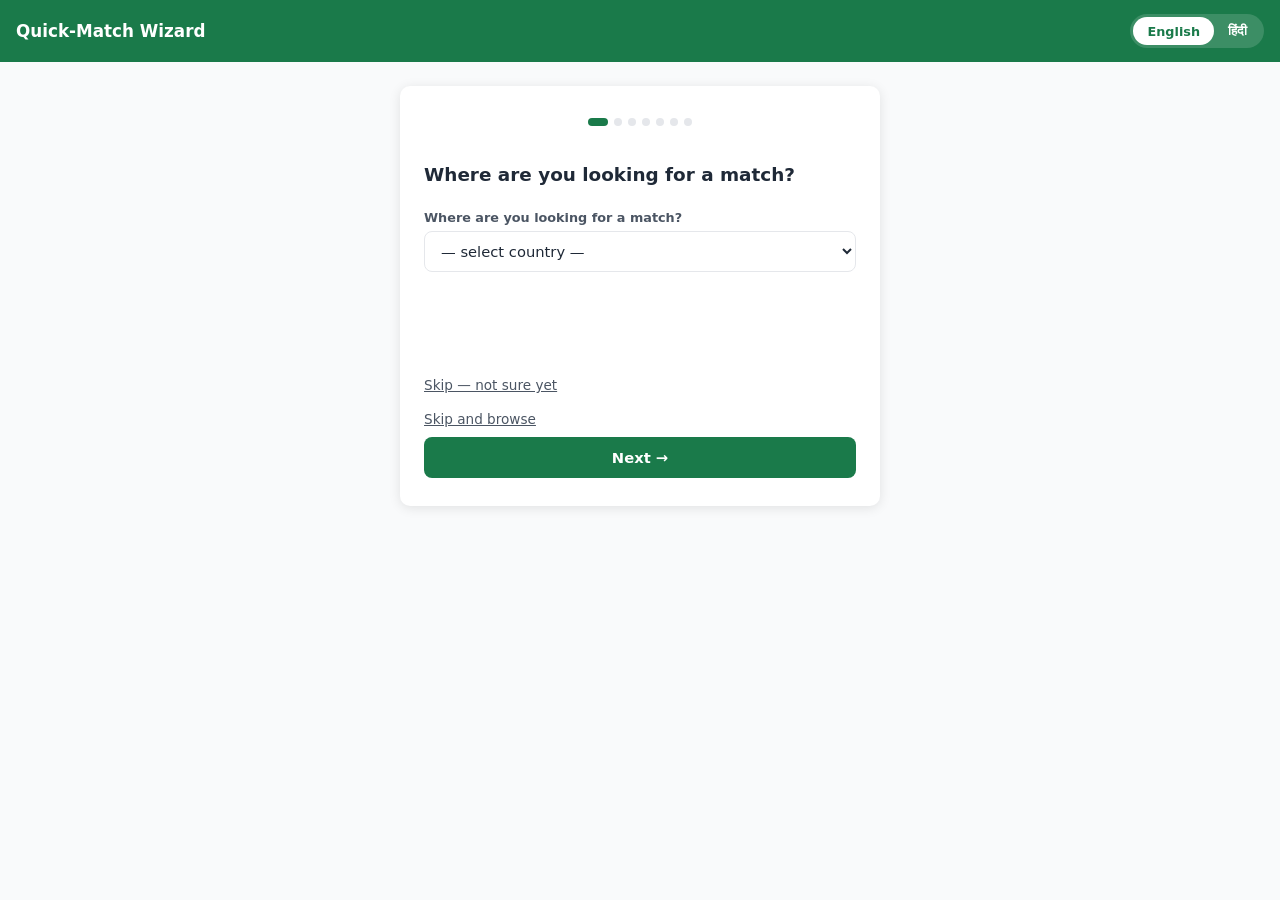
<file: quick-match-wizard.html>
<!DOCTYPE html>
<html lang="en">
<head>
<meta charset="UTF-8" />
<meta name="viewport" content="width=device-width, initial-scale=1.0" />
<title>Nikah Platform — Quick-Match Wizard</title>
<style>
  *, *::before, *::after { box-sizing: border-box; margin:0; padding:0; }
  :root {
    --green:#1a7a4a; --green-l:#e6f4ed; --green-m:#2da06a;
    --teal:#0d9488; --teal-l:#ccfbf1;
    --grey-50:#f9fafb; --grey-100:#f3f4f6; --grey-200:#e5e7eb;
    --grey-400:#9ca3af; --grey-600:#4b5563; --grey-800:#1f2937;
    --radius:10px; --shadow:0 2px 12px rgba(0,0,0,.10);
    --font:'Segoe UI', system-ui, sans-serif;
  }
  body { font-family:var(--font); background:var(--grey-50); color:var(--grey-800); min-height:100vh; display:flex; flex-direction:column; align-items:center; padding:0 0 60px; }

  .site-header { width:100%; background:var(--green); color:#fff; padding:14px 16px; position:sticky; top:0; z-index:60; display:flex; align-items:center; justify-content:space-between; gap:12px; }
  .site-header h1 { font-size:1.05rem; font-weight:700; }
  .lang-toggle { display:flex; background:rgba(255,255,255,.15); border-radius:99px; padding:3px; flex-shrink:0; }
  .lang-toggle button { border:none; background:transparent; color:#fff; font-size:.8rem; font-weight:600; padding:6px 14px; border-radius:99px; cursor:pointer; font-family:var(--font); }
  .lang-toggle button.active { background:#fff; color:var(--green); }

  .card { background:#fff; border-radius:var(--radius); box-shadow:var(--shadow); width:100%; max-width:480px; margin:24px 16px 0; padding:24px 24px 28px; min-height:420px; display:flex; flex-direction:column; }

  /* Top bar: back + dots */
  .qm-top { display:flex; align-items:center; gap:10px; margin-bottom:28px; min-height:24px; }
  .qm-back { background:none; border:none; font-size:1.2rem; cursor:pointer; color:var(--grey-600); padding:0; visibility:hidden; }
  .qm-back.show { visibility:visible; }
  .qm-dots { display:flex; gap:6px; flex:1; justify-content:center; }
  .qm-dot { width:8px; height:8px; border-radius:50%; background:var(--grey-200); transition:all .2s; }
  .qm-dot.done { background:var(--green-m); }
  .qm-dot.active { background:var(--green); width:20px; border-radius:4px; }
  .qm-top-spacer { width:1.2rem; }

  /* Question viewport */
  .qm-viewport { flex:1; overflow:hidden; position:relative; }
  #qm-question { transition: transform .28s ease-out, opacity .28s ease-out; }
  .qm-exit-left  { transform:translateX(-24px); opacity:0; }
  .qm-exit-right { transform:translateX(24px);  opacity:0; }
  .qm-enter-right-start { transform:translateX(24px);  opacity:0; transition:none !important; }
  .qm-enter-left-start  { transform:translateX(-24px); opacity:0; transition:none !important; }
  .qm-enter-active { transform:translateX(0); opacity:1; }
  @media (prefers-reduced-motion: reduce) {
    #qm-question { transition: opacity .15s linear !important; }
    .qm-exit-left, .qm-exit-right, .qm-enter-right-start, .qm-enter-left-start { transform:none !important; }
  }

  .qm-question-text { font-size:1.15rem; font-weight:700; color:var(--grey-800); margin-bottom:22px; line-height:1.4; }

  /* Pills */
  .qm-pill-group { display:flex; flex-wrap:wrap; gap:10px; }
  .qm-pill { padding:9px 18px; border:1.5px solid var(--grey-200); border-radius:99px; font-size:.9rem; cursor:pointer; background:#fff; color:var(--grey-800); font-family:var(--font); transition:transform .15s; }
  .qm-pill.selected { background:var(--green); border-color:var(--green); color:#fff; font-weight:600; }
  .qm-pill.bump { transform:scale(1.04); }

  /* Inputs */
  .qm-field { margin-bottom:14px; }
  .qm-field label { display:block; font-size:.8rem; font-weight:600; color:var(--grey-600); margin-bottom:6px; }
  .qm-field select, .qm-field input[type="text"], .qm-field input[type="number"] {
    width:100%; padding:10px 12px; border:1.5px solid var(--grey-200); border-radius:8px;
    font-size:.92rem; font-family:var(--font); color:var(--grey-800); background:#fff;
  }
  .qm-field select:focus, .qm-field input:focus { outline:none; border-color:var(--green-m); }
  .qm-range-row { display:flex; align-items:center; gap:10px; }
  .qm-range-row input { flex:1; }
  .qm-range-row span { color:var(--grey-600); font-size:.85rem; }

  /* Reli level scale */
  .qm-reli-scale { display:grid; grid-template-columns:repeat(5,1fr); gap:6px; margin:10px 0; width:100%; }
  .qm-reli-scale label { cursor:pointer; }
  .qm-reli-scale input[type="radio"] { display:none; }
  .qm-reli-scale input + .qm-reli-opt { display:flex; flex-direction:column; align-items:center; gap:3px; padding:10px 4px 8px; border:1.5px solid var(--grey-200); border-radius:10px; transition:all .18s; }
  .qm-reli-scale input:checked + .qm-reli-opt { border-color:var(--teal); background:#e6f6f5; }
  .qm-reli-num { font-size:1.1rem; font-weight:700; color:var(--teal); }
  .qm-reli-lbl { font-size:.63rem; color:var(--grey-600); text-align:center; line-height:1.25; font-weight:600; }
  .qm-reli-desc { font-size:.57rem; color:var(--grey-400); text-align:center; line-height:1.2; }

  .qm-skip { display:inline-block; margin-top:18px; font-size:.85rem; color:var(--grey-600); text-decoration:underline; cursor:pointer; background:none; border:none; font-family:var(--font); }

  .qm-bottom { margin-top:auto; padding-top:18px; }
  .btn { display:inline-flex; align-items:center; justify-content:center; gap:6px; padding:12px 22px; border-radius:8px; font-size:.92rem; font-weight:600; cursor:pointer; border:none; font-family:var(--font); transition:opacity .15s; }
  .btn-primary { background:var(--green); color:#fff; width:100%; }
  .btn-primary:hover { opacity:.92; }
  .btn-outline { background:#fff; color:var(--green); border:1.5px solid var(--green); width:100%; }

  .hidden { display:none !important; }

  /* Loading screen */
  .qm-loading { text-align:center; margin:auto 0; }
  .qm-loading .icon { font-size:3rem; margin-bottom:16px; }
  .qm-loading h2 { font-size:1.1rem; font-weight:700; color:var(--green); margin-bottom:18px; }
  .qm-loading-track { height:6px; background:var(--grey-200); border-radius:99px; overflow:hidden; max-width:240px; margin:0 auto; }
  .qm-loading-fill { height:100%; width:0%; background:var(--green-m); border-radius:99px; }

  /* Results */
  .qm-results-header { margin-bottom:16px; }
  .qm-results-header h2 { font-size:1.05rem; font-weight:700; color:var(--grey-800); }
  .qm-results-header p { font-size:.8rem; color:var(--grey-600); margin-top:2px; }
  .qm-result-card { border:1px solid var(--grey-200); border-radius:10px; padding:14px; margin-bottom:12px; }
  .qm-result-top { display:flex; justify-content:space-between; align-items:center; margin-bottom:6px; }
  .qm-result-top strong { font-size:.95rem; }
  .qm-result-top span.meta { font-size:.8rem; color:var(--grey-600); }
  .qm-badge-good { display:inline-block; background:var(--teal-l); color:var(--teal); font-size:.75rem; font-weight:700; padding:3px 10px; border-radius:99px; margin-bottom:8px; }
  .qm-result-detail { font-size:.82rem; color:var(--grey-600); }
  .qm-empty { text-align:center; padding:30px 10px; color:var(--grey-600); font-size:.9rem; line-height:1.6; }
</style>
</head>
<body>

<header class="site-header">
  <h1 data-t="brandTitle">Quick-Match Wizard</h1>
  <div class="lang-toggle" id="lang-toggle">
    <button type="button" data-lang="en" class="active">English</button>
    <button type="button" data-lang="hi">हिंदी</button>
  </div>
</header>

<!-- ══ QUESTION CARD ══ -->
<div class="card" id="qm-card">
  <div class="qm-top">
    <button class="qm-back" id="qm-back">←</button>
    <div class="qm-dots" id="qm-dots"></div>
    <div class="qm-top-spacer"></div>
  </div>
  <div class="qm-viewport">
    <div id="qm-question"></div>
  </div>
  <div class="qm-bottom">
    <button class="qm-skip" id="qm-skip-all" style="display:block;margin-bottom:6px"></button>
    <button class="qm-skip hidden" id="qm-skip-wizard" style="display:block;margin-bottom:10px"></button>
    <button class="btn btn-primary" id="qm-next"></button>
  </div>
</div>

<!-- ══ LOADING CARD ══ -->
<div class="card hidden" id="qm-loading-card">
  <div class="qm-loading">
    <div class="icon">☪️</div>
    <h2 id="qm-loading-text"></h2>
    <div class="qm-loading-track"><div class="qm-loading-fill" id="qm-loading-fill"></div></div>
  </div>
</div>

<!-- ══ RESULTS CARD ══ -->
<div class="card hidden" id="qm-results-card">
  <div class="qm-results-header">
    <h2 data-t="resultsTitle">Suggested for you</h2>
    <p data-t="resultsSub">Based on your quick answers — refine anytime by completing your full profile.</p>
  </div>
  <div id="qm-results-list"></div>
  <div id="qm-empty-state" class="qm-empty hidden">
    <p data-t="emptyState">We're still growing in your area. Complete your profile to widen your search and get notified as new members join.</p>
  </div>
  <div class="qm-bottom" style="margin-top:18px">
    <button class="btn btn-primary" id="qm-continue-profile" data-t="btnContinueProfile">Complete my full profile →</button>
    <button class="btn btn-outline" id="qm-browse" style="margin-top:10px" data-t="btnBrowse">Skip — just browse for now</button>
    <button class="qm-skip" id="qm-toggle-empty" style="margin-top:14px"></button>
  </div>
</div>

<script>
'use strict';
const $ = id => document.getElementById(id);
let LANG = 'en';

const T = {
  brandTitle:{en:'Quick-Match Wizard',hi:'क्विक-मैच विज़ार्ड'},
  qNext:{en:'Next →',hi:'आगे →'},
  qFindMatches:{en:'Find matches →',hi:'मैच ढूंढें →'},
  qSkip:{en:'Skip — not sure yet',hi:'छोड़ें — अभी निश्चित नहीं'},
  qSkipWizard:{en:'Skip and browse',hi:'छोड़ें और ब्राउज़ करें'},
  loading1:{en:'Bismillah — finding your matches...',hi:'बिस्मिल्लाह — आपके मैच ढूंढे जा रहे हैं...'},
  resultsTitle:{en:'Suggested for you',hi:'आपके लिए सुझाव'},
  resultsSub:{en:'Based on your quick answers — refine anytime by completing your full profile.',hi:'आपके त्वरित उत्तरों के आधार पर — अपनी पूरी प्रोफ़ाइल भरकर कभी भी इसे बेहतर बनाएं।'},
  emptyState:{en:"We're still growing in your area. Complete your profile to widen your search and get notified as new members join.",hi:'हम आपके क्षेत्र में अभी बढ़ रहे हैं। अपनी खोज को व्यापक बनाने और नए सदस्यों के जुड़ने पर सूचना पाने के लिए अपनी प्रोफ़ाइल पूरी करें।'},
  btnContinueProfile:{en:'Complete my full profile →',hi:'अपनी पूरी प्रोफ़ाइल भरें →'},
  btnBrowse:{en:'Skip — just browse for now',hi:'छोड़ें — अभी सिर्फ़ ब्राउज़ करें'},
  toggleEmptyShow:{en:'Preview: few results state',hi:'पूर्वावलोकन: कम परिणाम स्थिति'},
  toggleEmptyHide:{en:'Preview: normal results state',hi:'पूर्वावलोकन: सामान्य परिणाम स्थिति'},
  good:{en:'🔵 Good match',hi:'🔵 अच्छा मैच'},

  q1:{en:'Where are you looking for a match?',hi:'आप कहाँ साथी की तलाश कर रहे हैं?'},
  q2:{en:'What age range are you looking for?',hi:'आप किस आयु सीमा की तलाश कर रहे हैं?'},
  q3:{en:'Which sect matters to you?',hi:'आपके लिए कौन सा संप्रदाय महत्वपूर्ण है?'},
  q4:{en:'How regularly should they pray?',hi:'उन्हें कितनी नियमितता से नमाज़ पढ़नी चाहिए?'},
  q5:{en:'How religious would you like them to be overall?',hi:'आप चाहते हैं कि वे कुल मिलाकर कितने धार्मिक हों?'},
  q6:{en:'Any preference on marital history?',hi:'वैवाहिक इतिहास पर कोई प्राथमिकता?'},
  q7:{en:'How soon are they looking to marry?',hi:'वे कितनी जल्दी विवाह करना चाहते हैं?'},

  phCountry:{en:'— select country —',hi:'— देश चुनें —'},
  phState:{en:'— select state —',hi:'— राज्य चुनें —'},
  phCity:{en:'Type your city',hi:'अपना शहर टाइप करें'},
  phMinAge:{en:'Min age',hi:'न्यूनतम आयु'},
  phMaxAge:{en:'Max age',hi:'अधिकतम आयु'},
  toLabel:{en:'to',hi:'से'}
};

function t(key){ return T[key] ? T[key][LANG] : key; }

/* ── Location dataset (ported from the full profile form, Part 1 Location) ── */
const COUNTRY = [
  {v:'IN',en:'India',hi:'भारत'},{v:'AE',en:'UAE',hi:'यूएई'},{v:'GB',en:'UK',hi:'यूके'},{v:'US',en:'USA',hi:'यूएसए'},
  {v:'CA',en:'Canada',hi:'कनाडा'},{v:'AU',en:'Australia',hi:'ऑस्ट्रेलिया'},{v:'SA',en:'Saudi Arabia',hi:'सऊदी अरब'},
  {v:'QA',en:'Qatar',hi:'क़तर'},{v:'MY',en:'Malaysia',hi:'मलेशिया'},{v:'PK',en:'Pakistan',hi:'पाकिस्तान'},
  {v:'BD',en:'Bangladesh',hi:'बांग्लादेश'},{v:'other',en:'Other',hi:'अन्य'}
];
const STATES = [
  {v:'AP',en:'Andhra Pradesh',hi:'आंध्र प्रदेश'},{v:'AR',en:'Arunachal Pradesh',hi:'अरुणाचल प्रदेश'},{v:'AS',en:'Assam',hi:'असम'},
  {v:'BR',en:'Bihar',hi:'बिहार'},{v:'CG',en:'Chhattisgarh',hi:'छत्तीसगढ़'},{v:'GA',en:'Goa',hi:'गोवा'},
  {v:'GJ',en:'Gujarat',hi:'गुजरात'},{v:'HR',en:'Haryana',hi:'हरियाणा'},{v:'HP',en:'Himachal Pradesh',hi:'हिमाचल प्रदेश'},
  {v:'JH',en:'Jharkhand',hi:'झारखंड'},{v:'KA',en:'Karnataka',hi:'कर्नाटक'},{v:'KL',en:'Kerala',hi:'केरल'},
  {v:'MP',en:'Madhya Pradesh',hi:'मध्य प्रदेश'},{v:'MH',en:'Maharashtra',hi:'महाराष्ट्र'},{v:'MN',en:'Manipur',hi:'मणिपुर'},
  {v:'ML',en:'Meghalaya',hi:'मेघालय'},{v:'MZ',en:'Mizoram',hi:'मिज़ोरम'},{v:'NL',en:'Nagaland',hi:'नागालैंड'},
  {v:'OD',en:'Odisha',hi:'ओडिशा'},{v:'PB',en:'Punjab',hi:'पंजाब'},{v:'RJ',en:'Rajasthan',hi:'राजस्थान'},
  {v:'SK',en:'Sikkim',hi:'सिक्किम'},{v:'TN',en:'Tamil Nadu',hi:'तमिलनाडु'},{v:'TS',en:'Telangana',hi:'तेलंगाना'},
  {v:'TR',en:'Tripura',hi:'त्रिपुरा'},{v:'UP',en:'Uttar Pradesh',hi:'उत्तर प्रदेश'},{v:'UK',en:'Uttarakhand',hi:'उत्तराखंड'},
  {v:'WB',en:'West Bengal',hi:'पश्चिम बंगाल'},{v:'DL',en:'Delhi',hi:'दिल्ली'},{v:'JK',en:'Jammu & Kashmir',hi:'जम्मू और कश्मीर'}
];
const CITIES_BY_STATE = {
  MH:['Mumbai','Pune','Nagpur','Nashik','Thane'], UP:['Lucknow','Kanpur','Agra','Varanasi','Noida'],
  KA:['Bengaluru','Mysuru','Hubli','Mangaluru'], TN:['Chennai','Coimbatore','Madurai','Salem'],
  KL:['Thiruvananthapuram','Kochi','Kozhikode','Thrissur'], TS:['Hyderabad','Warangal','Nizamabad'],
  AP:['Visakhapatnam','Vijayawada','Guntur'], WB:['Kolkata','Howrah','Siliguri'],
  GJ:['Ahmedabad','Surat','Vadodara'], RJ:['Jaipur','Jodhpur','Udaipur'],
  MP:['Bhopal','Indore','Jabalpur'], BR:['Patna','Gaya','Bhagalpur'],
  DL:['New Delhi','Dwarka','Rohini'], PB:['Ludhiana','Amritsar','Jalandhar'],
  HR:['Faridabad','Gurugram','Panipat'], JK:['Srinagar','Jammu','Anantnag'], AS:['Guwahati','Silchar','Dibrugarh']
};

/* ── Pill option sets ── */
const SECT = [{v:'noPref',en:'No preference',hi:'कोई प्राथमिकता नहीं'},{v:'sunni',en:'Sunni',hi:'सुन्नी'},{v:'shia',en:'Shia',hi:'शिया'},{v:'justMuslim',en:'Just Muslim',hi:'सिर्फ़ मुस्लिम'}];
const SALAH = [{v:'noPref',en:'No preference',hi:'कोई प्राथमिकता नहीं'},{v:'5x',en:'5× daily',hi:'दिन में 5 बार'},{v:'mostly',en:'Mostly regular',hi:'अधिकतर नियमित'},{v:'anyPracticing',en:'Any practicing level',hi:'कोई भी पाबंद स्तर'}];
const MARITAL_PREF = [{v:'noPref',en:'No preference',hi:'कोई प्राथमिकता नहीं'},{v:'neverOnly',en:'Never married only',hi:'केवल अविवाहित'},{v:'divorcedOk',en:'Open to divorced',hi:'तलाकशुदा के लिए खुला'},{v:'widowedOk',en:'Open to widowed',hi:'विधवा/विधुर के लिए खुला'}];
const TIMELINE = [{v:'noPref',en:'No preference',hi:'कोई प्राथमिकता नहीं'},{v:'asap',en:'ASAP',hi:'जल्द से जल्द'},{v:'6mo',en:'Within 6 months',hi:'6 महीनों के भीतर'},{v:'1yr',en:'Within a year',hi:'एक साल के भीतर'}];
const RELI_SCALE = [
  {v:'1',en:'Cultural',hi:'सांस्कृतिक',enDesc:'Muslim by heritage; not currently practicing',hiDesc:'विरासत से मुस्लिम; अभी अमल नहीं'},
  {v:'2',en:'Occasional',hi:'कभी-कभी',enDesc:'Prays & fasts sometimes; working on consistency',hiDesc:'कभी-कभी नमाज़ व रोज़ा; सुधार की कोशिश'},
  {v:'3',en:'Moderate',hi:'मध्यम',enDesc:'Regular prayers & halal diet; open to flexibility',hiDesc:'नियमित नमाज़ व हलाल; लचीलापन भी'},
  {v:'4',en:'Practicing',hi:'पाबंद',enDesc:'5 daily prayers; Islamic values guide daily life',hiDesc:'5 वक़्त नमाज़; दैनिक जीवन में इस्लामी मूल्य'},
  {v:'5',en:'Highly observant',hi:'अत्यधिक पाबंद',enDesc:'Islam is central to every aspect of life',hiDesc:'दीन हर पहलू में सर्वोपरि'}
];

function optLabel(o){ return LANG==='hi' ? o.hi : o.en; }

/* ── State ── */
const ANSWERS = { country:'', state:'', city:'', ageMin:'', ageMax:'', sect:'', salah:'', religiosity:'', maritalPref:'', timeline:'' };
let currentQ = 1;
const TOTAL_Q = 7;

/* ── Question renderers ── */
function renderQ1(container){
  container.innerHTML = `
    <div class="qm-question-text">${t('q1')}</div>
    <div class="qm-field"><label>${t('q1')}</label>
      <select id="qm-country"></select>
    </div>
    <div class="qm-field hidden" id="qm-state-wrap"><select id="qm-state"></select></div>
    <div class="qm-field hidden" id="qm-city-wrap"><input type="text" id="qm-city" /></div>
  `;
  const countrySel = $('qm-country');
  countrySel.innerHTML = `<option value="">${t('phCountry')}</option>` + COUNTRY.map(o=>`<option value="${o.v}">${optLabel(o)}</option>`).join('');
  countrySel.value = ANSWERS.country;
  toggleIndiaFields(ANSWERS.country==='IN');
  countrySel.addEventListener('change', ()=>{
    ANSWERS.country = countrySel.value;
    ANSWERS.state=''; ANSWERS.city='';
    toggleIndiaFields(ANSWERS.country==='IN');
  });

  const stateSel = $('qm-state');
  function fillStates(){
    stateSel.innerHTML = `<option value="">${t('phState')}</option>` + STATES.map(o=>`<option value="${o.v}">${optLabel(o)}</option>`).join('');
    stateSel.value = ANSWERS.state;
  }
  fillStates();
  stateSel.addEventListener('change', ()=>{ ANSWERS.state = stateSel.value; ANSWERS.city=''; $('qm-city').value=''; });

  const cityInp = $('qm-city');
  cityInp.placeholder = t('phCity');
  cityInp.value = ANSWERS.city;
  cityInp.addEventListener('input', ()=>{ ANSWERS.city = cityInp.value; });

  function toggleIndiaFields(isIndia){
    $('qm-state-wrap').classList.toggle('hidden', !isIndia);
    $('qm-city-wrap').classList.toggle('hidden', !isIndia);
  }
}

function renderQ2(container){
  container.innerHTML = `
    <div class="qm-question-text">${t('q2')}</div>
    <div class="qm-range-row">
      <input type="number" id="qm-age-min" min="18" max="70" placeholder="${t('phMinAge')}" value="${ANSWERS.ageMin}" />
      <span>${t('toLabel')}</span>
      <input type="number" id="qm-age-max" min="18" max="70" placeholder="${t('phMaxAge')}" value="${ANSWERS.ageMax}" />
    </div>
  `;
  $('qm-age-min').addEventListener('input', e=>ANSWERS.ageMin = e.target.value);
  $('qm-age-max').addEventListener('input', e=>ANSWERS.ageMax = e.target.value);
}

function renderPillQuestion(container, qKey, options, answerKey){
  container.innerHTML = `<div class="qm-question-text">${t(qKey)}</div><div class="qm-pill-group" id="qm-pills"></div>`;
  const wrap = $('qm-pills');
  options.forEach(o=>{
    const btn = document.createElement('button');
    btn.type='button'; btn.className='qm-pill' + (ANSWERS[answerKey]===o.v ? ' selected' : '');
    btn.textContent = optLabel(o);
    btn.addEventListener('click', ()=>{
      ANSWERS[answerKey] = o.v;
      [...wrap.children].forEach(c=>c.classList.remove('selected'));
      btn.classList.add('selected');
      btn.classList.add('bump');
      setTimeout(()=>btn.classList.remove('bump'), 150);
    });
    wrap.appendChild(btn);
  });
}

function renderQ5(container){
  container.innerHTML = `
    <div class="qm-question-text">${t('q5')}</div>
    <div class="qm-reli-scale" id="qm-reli"></div>
  `;
  const scaleEl = $('qm-reli');
  RELI_SCALE.forEach(o=>{
    const id = 'qm-reli-'+o.v;
    const wrap = document.createElement('label');
    const inp = document.createElement('input');
    inp.type='radio'; inp.name='qmReli'; inp.value=o.v; inp.id=id;
    if(String(ANSWERS.religiosity)===String(o.v)) inp.checked = true;
    const opt = document.createElement('div');
    opt.className='qm-reli-opt';
    const num = document.createElement('span');
    num.className='qm-reli-num'; num.textContent=o.v;
    const lbl = document.createElement('span');
    lbl.className='qm-reli-lbl'; lbl.textContent=optLabel(o);
    const desc = document.createElement('span');
    desc.className='qm-reli-desc'; desc.textContent=LANG==='hi'?o.hiDesc:o.enDesc;
    opt.appendChild(num); opt.appendChild(lbl); opt.appendChild(desc);
    wrap.appendChild(inp); wrap.appendChild(opt);
    inp.addEventListener('change', ()=>{ ANSWERS.religiosity = o.v; });
    scaleEl.appendChild(wrap);
  });
}

const QUESTIONS = [
  { render: renderQ1, answered: ()=>!!(ANSWERS.country) },
  { render: renderQ2, answered: ()=>!!(ANSWERS.ageMin || ANSWERS.ageMax) },
  { render: c=>renderPillQuestion(c,'q3',SECT,'sect'), answered: ()=>!!ANSWERS.sect },
  { render: c=>renderPillQuestion(c,'q4',SALAH,'salah'), answered: ()=>!!ANSWERS.salah },
  { render: renderQ5, answered: ()=>!!ANSWERS.religiosity },
  { render: c=>renderPillQuestion(c,'q6',MARITAL_PREF,'maritalPref'), answered: ()=>!!ANSWERS.maritalPref },
  { render: c=>renderPillQuestion(c,'q7',TIMELINE,'timeline'), answered: ()=>!!ANSWERS.timeline }
];

/* ── Progress dots ── */
function renderDots(){
  const wrap = $('qm-dots');
  wrap.innerHTML = '';
  for(let i=1;i<=TOTAL_Q;i++){
    const d = document.createElement('div');
    d.className = 'qm-dot';
    if(i < currentQ) d.classList.add('done');
    else if(i === currentQ) d.classList.add('active');
    wrap.appendChild(d);
  }
}

/* ── Render current question (no animation, used on init) ── */
function renderCurrentQuestion(){
  QUESTIONS[currentQ-1].render($('qm-question'));
  renderDots();
  $('qm-back').classList.toggle('show', currentQ > 1);
  $('qm-next').textContent = currentQ === TOTAL_Q ? t('qFindMatches') : t('qNext');
  $('qm-skip-all').textContent = t('qSkip');
  $('qm-skip-all').onclick = skipCurrent;

  // "Skip and browse" (bypasses the whole wizard) is only shown on question 1,
  // per spec section 8, to avoid an awkward mid-flow exit pattern.
  const skipWizardBtn = $('qm-skip-wizard');
  skipWizardBtn.classList.toggle('hidden', currentQ !== 1);
  skipWizardBtn.textContent = t('qSkipWizard');
  skipWizardBtn.onclick = skipEntireWizard;
}

function skipEntireWizard(){
  finishWizard();
}

/* ── Transition ── */
function transitionTo(direction, after){
  const el = $('qm-question');
  const reduced = window.matchMedia('(prefers-reduced-motion: reduce)').matches;
  if(reduced){
    el.style.opacity = 0;
    setTimeout(()=>{ after(); el.style.opacity = 1; }, 150);
    return;
  }
  el.classList.remove('qm-enter-active');
  el.classList.add(direction==='forward' ? 'qm-exit-left' : 'qm-exit-right');
  setTimeout(()=>{
    after();
    el.classList.remove('qm-exit-left','qm-exit-right');
    el.classList.add(direction==='forward' ? 'qm-enter-right-start' : 'qm-enter-left-start');
    void el.offsetWidth; // force reflow
    el.classList.remove('qm-enter-right-start','qm-enter-left-start');
    el.classList.add('qm-enter-active');
  }, 280);
}

function goNext(){
  if(currentQ === TOTAL_Q){ finishWizard(); return; }
  currentQ++;
  transitionTo('forward', renderCurrentQuestion);
}
function goBack(){
  if(currentQ === 1) return;
  currentQ--;
  transitionTo('back', renderCurrentQuestion);
}
function skipCurrent(){ goNext(); }

$('qm-next').addEventListener('click', goNext);
$('qm-back').addEventListener('click', goBack);

/* ── Final loading + results ── */
function finishWizard(){
  saveQuickMatchPreferences();
  $('qm-card').classList.add('hidden');
  $('qm-loading-card').classList.remove('hidden');
  $('qm-loading-text').textContent = t('loading1');
  const fill = $('qm-loading-fill');
  fill.style.width = '0%';
  const displayMs = 1500; // within the 1200-3000ms rule; no real backend call to time against
  fill.style.transition = `width ${displayMs}ms linear`;
  requestAnimationFrame(()=>{ fill.style.width = '100%'; });
  setTimeout(showResults, displayMs);
}

function showResults(){
  $('qm-loading-card').classList.add('hidden');
  $('qm-results-card').classList.remove('hidden');
  renderResults(false);
}

const MOCK_RESULTS = [
  {name:'Aisha M.', meta:'24 · Delhi', detail:'Hanafi · Masters · Hijab'},
  {name:'Sara K.', meta:'26 · Lucknow', detail:'Hanafi · Bachelor · Hijab'},
  {name:'Zara A.', meta:'23 · Mumbai', detail:"Shafi'i · Bachelor · Niqab"}
];

function renderResults(showEmpty){
  const list = $('qm-results-list');
  const empty = $('qm-empty-state');
  const toggleBtn = $('qm-toggle-empty');
  toggleBtn.textContent = showEmpty ? t('toggleEmptyHide') : t('toggleEmptyShow');
  toggleBtn.onclick = ()=>renderResults(!showEmpty);

  if(showEmpty){
    list.innerHTML = '';
    empty.classList.remove('hidden');
    return;
  }
  empty.classList.add('hidden');
  list.innerHTML = MOCK_RESULTS.map(r => `
    <div class="qm-result-card">
      <div class="qm-result-top"><strong>${r.name}</strong><span class="meta">${r.meta}</span></div>
      <span class="qm-badge-good">${t('good')}</span>
      <div class="qm-result-detail">${r.detail}</div>
    </div>
  `).join('');
}

$('qm-continue-profile').addEventListener('click', ()=>{ window.location.href = 'index.html'; });
$('qm-browse').addEventListener('click', ()=>{ /* prototype: stays on results, which doubles as the browse view */ });

/* ── quick_match_preferences persistence (draft/preview tier — see spec section 7) ── */
const QM_KEY = 'quick_match_preferences';
function saveQuickMatchPreferences(){
  try { localStorage.setItem(QM_KEY, JSON.stringify(ANSWERS)); } catch(e){ /* ignore in this prototype */ }
}

/* ── Language toggle ── */
$('lang-toggle').addEventListener('click', e=>{
  const btn = e.target.closest('button[data-lang]');
  if(!btn) return;
  LANG = btn.dataset.lang;
  document.querySelectorAll('#lang-toggle button').forEach(b=>b.classList.toggle('active', b===btn));
  document.querySelectorAll('[data-t]').forEach(el=>{ const k=el.dataset.t; if(T[k]) el.textContent = T[k][LANG]; });
  if(!$('qm-card').classList.contains('hidden')) renderCurrentQuestion();
  if(!$('qm-loading-card').classList.contains('hidden')) $('qm-loading-text').textContent = t('loading1');
  if(!$('qm-results-card').classList.contains('hidden')) renderResults(!$('qm-empty-state').classList.contains('hidden'));
});

/* ── Init ── */
renderCurrentQuestion();
</script>
</body>
</html>
</file>
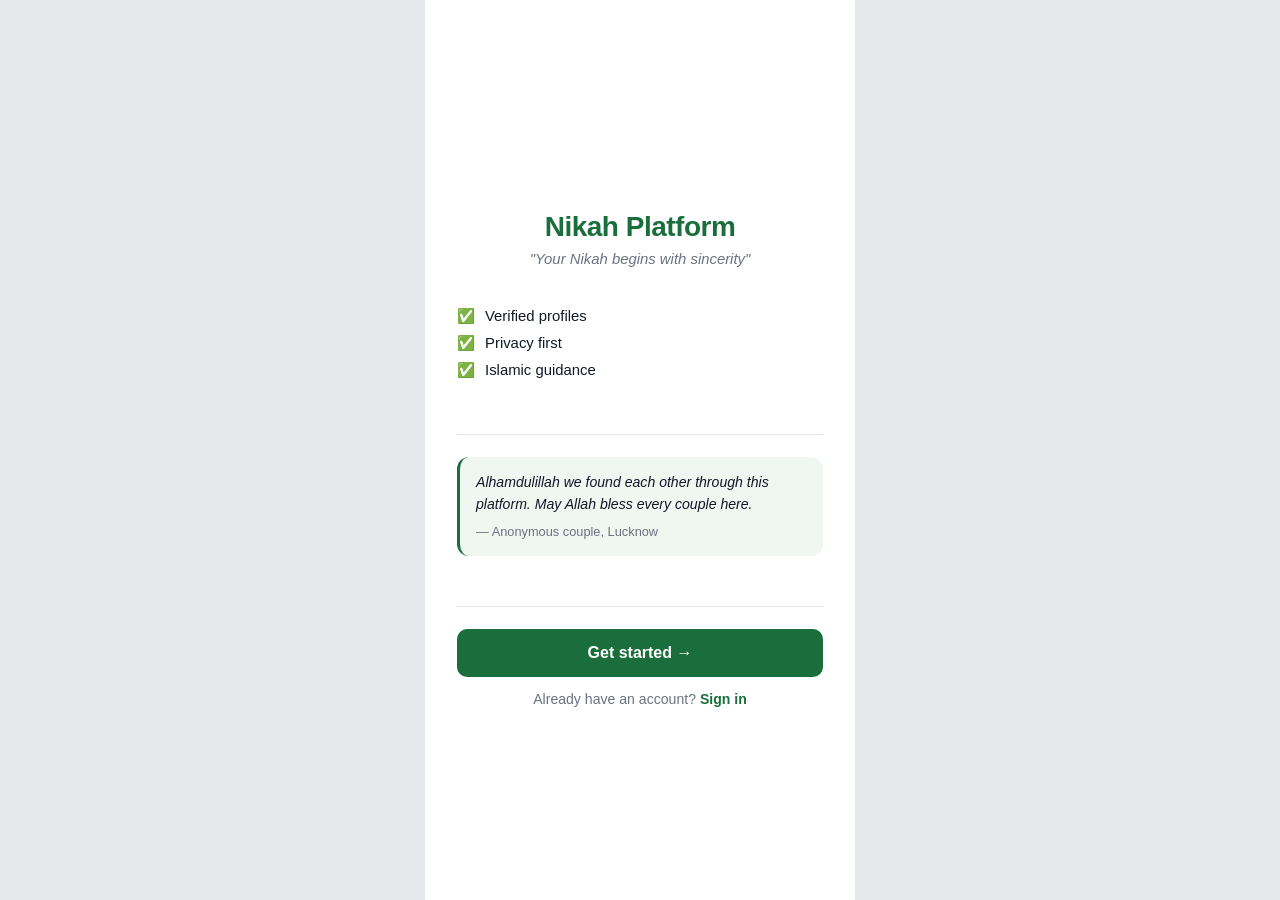
<file: registration.html>
<!DOCTYPE html>
<html lang="en">
<head>
  <meta charset="UTF-8">
  <meta name="viewport" content="width=device-width, initial-scale=1.0, maximum-scale=1.0">
  <title>Nikah Platform — Register</title>
  <style>
    /* ── Design tokens ── */
    :root {
      --green:      #1a6e3c;
      --green-l:    #f0f7f0;
      --green-b:    #e8f0e9;
      --text:       #111827;
      --sub:        #6b7280;
      --error:      #dc2626;
      --white:      #ffffff;
      --r-input:    8px;
      --r-card:     12px;
      --r-btn:      10px;
      --h-input:    48px;
      --font:       -apple-system, BlinkMacSystemFont, 'Segoe UI', sans-serif;
    }

    *, *::before, *::after { box-sizing: border-box; margin: 0; padding: 0; }

    body {
      font-family: var(--font);
      background: #e5e7eb;
      min-height: 100vh;
      display: flex;
      align-items: flex-start;
      justify-content: center;
    }

    /* Phone-like shell */
    .shell {
      width: 100%;
      max-width: 430px;
      min-height: 100vh;
      background: var(--white);
      position: relative;
      overflow: hidden;
    }

    /* ── Screens ── */
    .screen {
      position: absolute;
      inset: 0;
      display: flex;
      flex-direction: column;
      min-height: 100vh;
      background: var(--white);
      will-change: transform, opacity;
    }

    /* transition helpers applied by JS */
    .screen { transition: transform 280ms ease-out, opacity 280ms ease-out; }
    @media (prefers-reduced-motion: reduce) {
      .screen { transition: opacity 150ms ease !important; transform: none !important; }
    }

    /* ── Back button ── */
    .back-btn {
      background: none; border: none;
      font-size: 1.5rem; color: var(--text);
      cursor: pointer; padding: 20px 22px 0;
      line-height: 1; align-self: flex-start;
      flex-shrink: 0;
    }
    .back-btn:hover { color: var(--green); }

    /* ── Body area (scrollable content) ── */
    .sbody {
      padding: 10px 28px 0;
      flex: 1;
      display: flex;
      flex-direction: column;
    }

    /* ── Footer (sticky at bottom) ── */
    .sfooter { padding: 12px 28px 36px; flex-shrink: 0; }

    /* ── Typography ── */
    .screen-title   { font-size: 1.55rem; font-weight: 700; color: var(--text); margin-bottom: 22px; }
    .field-label    { font-size: .86rem; font-weight: 600; color: var(--text); margin-bottom: 7px; }
    .error-msg      { font-size: .8rem; color: var(--error); margin-top: 5px; min-height: 1.15em; }

    /* ── Inputs ── */
    .text-input {
      width: 100%; height: var(--h-input);
      border: 1.5px solid #d1d5db; border-radius: var(--r-input);
      padding: 0 14px; font-size: .97rem; color: var(--text);
      font-family: var(--font); outline: none;
      transition: border-color .15s;
    }
    .text-input:focus { border-color: var(--green); }
    .text-input.has-error { border-color: var(--error); }

    /* ── Buttons ── */
    .btn {
      width: 100%; height: var(--h-input);
      background: var(--green); color: var(--white);
      border: none; border-radius: var(--r-btn);
      font-size: 1rem; font-weight: 600; font-family: var(--font);
      cursor: pointer; display: flex; align-items: center; justify-content: center;
      transition: opacity .15s;
    }
    .btn:hover:not(:disabled) { opacity: .88; }
    .btn:disabled { background: #9ca3af; cursor: not-allowed; }

    /* ════════════════════════════════
       SCREEN 1 — Landing
    ════════════════════════════════ */
    #s1 { padding: 52px 32px 44px; justify-content: center; }

    .brand { text-align: center; margin-bottom: 36px; }
    .brand-icon { font-size: 3.4rem; line-height: 1; }
    .brand-name { font-size: 1.75rem; font-weight: 800; color: var(--green); margin-top: 10px; letter-spacing: -.5px; }
    .brand-tagline { font-size: .93rem; color: var(--sub); margin-top: 8px; font-style: italic; }

    .trust-list { list-style: none; margin-bottom: 28px; }
    .trust-list li {
      display: flex; align-items: center; gap: 10px;
      font-size: .93rem; color: var(--text); padding: 5px 0;
    }
    .trust-list li::before { content: '✅'; font-size: .9rem; }

    .divider { border: none; border-top: 1px solid #e5e7eb; margin: 22px 0; }

    .testimonial {
      background: var(--green-l); border-left: 3px solid var(--green);
      border-radius: var(--r-card); padding: 14px 16px;
      margin-bottom: 28px; font-size: .88rem; color: var(--text);
      font-style: italic; line-height: 1.6; min-height: 90px;
      transition: opacity .4s;
    }
    .testimonial cite {
      display: block; font-style: normal;
      color: var(--sub); margin-top: 6px; font-size: .8rem;
    }

    .signin-link { text-align: center; margin-top: 14px; font-size: .88rem; color: var(--sub); }
    .signin-link a { color: var(--green); font-weight: 600; text-decoration: none; cursor: pointer; }
    .signin-link a:hover { text-decoration: underline; }

    /* ════════════════════════════════
       SCREEN 2 — Phone / Email
    ════════════════════════════════ */
    .phone-row { display: flex; gap: 8px; }

    .cc-select {
      height: var(--h-input); border: 1.5px solid #d1d5db; border-radius: var(--r-input);
      padding: 0 8px; font-size: .88rem; color: var(--text); background: var(--white);
      font-family: var(--font); outline: none; cursor: pointer; min-width: 100px;
      transition: border-color .15s; flex-shrink: 0;
    }
    .cc-select:focus { border-color: var(--green); }

    .or-row {
      display: flex; align-items: center; gap: 12px; margin: 18px 0;
    }
    .or-row::before, .or-row::after { content: ''; flex: 1; height: 1px; background: #e5e7eb; }
    .or-row span { font-size: .82rem; color: var(--sub); }

    .privacy-note {
      font-size: .78rem; color: var(--sub); text-align: center;
      line-height: 1.55; margin-bottom: 14px;
    }
    .privacy-note a { color: var(--green); text-decoration: none; }
    .privacy-note a:hover { text-decoration: underline; }

    /* ════════════════════════════════
       SCREEN 3 — OTP
    ════════════════════════════════ */
    .otp-dest { font-size: .93rem; color: var(--sub); line-height: 1.6; margin-bottom: 26px; }
    .otp-dest strong { color: var(--text); }

    .demo-badge {
      background: #fffbeb; border: 1px solid #fde68a; border-radius: var(--r-input);
      padding: 9px 14px; font-size: .8rem; color: #92400e;
      text-align: center; margin-bottom: 18px;
    }

    .otp-grid { display: grid; grid-template-columns: repeat(6,1fr); gap: 8px; margin-bottom: 14px; }

    .otp-box {
      width: 100%; min-width: 0;
      height: 54px; border: 1.5px solid #d1d5db; border-radius: var(--r-input);
      text-align: center; font-size: 1.4rem; font-weight: 700; color: var(--text);
      font-family: var(--font); outline: none; caret-color: var(--green);
      transition: border-color .15s, background .15s;
    }
    .otp-box:focus       { border-color: var(--green); background: var(--green-l); }
    .otp-box.filled      { border-color: var(--green); }
    .otp-box.otp-err     { border-color: var(--error); background: #fef2f2; animation: shake .3s ease; }

    @keyframes shake { 0%,100%{transform:translateX(0)} 25%{transform:translateX(-5px)} 75%{transform:translateX(5px)} }

    .resend-row { text-align: center; font-size: .87rem; color: var(--sub); margin: 14px 0 18px; }
    .resend-link { color: var(--green); font-weight: 600; cursor: pointer; }
    .resend-link:hover { text-decoration: underline; }
    .resend-link.off { color: var(--sub); cursor: default; pointer-events: none; }

    .lockout-box {
      background: #fef2f2; border: 1px solid #fecaca; border-radius: var(--r-input);
      padding: 13px; font-size: .85rem; color: var(--error);
      text-align: center; margin-bottom: 14px; display: none;
    }

    .wrong-link {
      display: block; text-align: center; font-size: .85rem;
      color: var(--sub); margin-top: 14px; cursor: pointer;
    }
    .wrong-link:hover { color: var(--green); }

    /* ════════════════════════════════
       SCREEN 4 — Name & gender
    ════════════════════════════════ */
    .sub-q { font-size: .96rem; color: var(--sub); margin-bottom: 10px; }
    .gender-q { font-size: 1rem; color: var(--text); font-weight: 500; margin: 24px 0 12px; }

    .gender-cards { display: grid; grid-template-columns: 1fr 1fr; gap: 12px; }

    .gender-card {
      min-height: 130px; border: 2px solid #d1d5db; border-radius: var(--r-card);
      display: flex; flex-direction: column; align-items: center; justify-content: center;
      gap: 7px; padding: 18px 10px; text-align: center; cursor: pointer;
      transition: border-color .18s, background .18s; user-select: none;
    }
    .gender-card:hover { border-color: var(--green); background: var(--green-l); }
    .gender-card.sel   { border-color: var(--green); background: var(--green-l); }

    .gc-icon  { font-size: 2.2rem; line-height: 1; }
    .gc-title { font-size: 1rem; font-weight: 700; color: var(--text); }
    .gc-sub   { font-size: .72rem; color: var(--sub); line-height: 1.35; }
    .gender-card.sel .gc-title { color: var(--green); }

    /* ════════════════════════════════
       SCREEN 5 — Welcome
    ════════════════════════════════ */
    #s5 {
      background: var(--green);
      align-items: center; justify-content: center;
      text-align: center; padding: 56px 36px;
    }

    .wm-wrap {
      position: absolute; inset: 0;
      display: flex; align-items: center; justify-content: center;
      opacity: .08; pointer-events: none;
    }
    .wm-wrap svg { width: 300px; height: 300px; }

    .w-icon    { font-size: 3.8rem; margin-bottom: 28px; position: relative; z-index: 1; }
    .w-title   { font-size: 1.65rem; font-weight: 700; color: var(--white); position: relative; z-index: 1; }
    .w-name    { font-size: 1.65rem; font-weight: 700; color: var(--white); margin-top: 4px; position: relative; z-index: 1; }
    .w-dua     { font-size: .97rem; color: rgba(255,255,255,.85); margin-top: 22px; line-height: 1.75; max-width: 290px; position: relative; z-index: 1; }
  </style>
</head>
<body>
<div class="shell">

  <!-- ══════════════ S1 — Landing ══════════════ -->
  <div class="screen" id="s1">

    <div class="brand">
      <div class="brand-name">Nikah Platform</div>
      <div class="brand-tagline">"Your Nikah begins with sincerity"</div>
    </div>

    <ul class="trust-list">
      <li>Verified profiles</li>
      <li>Privacy first</li>
      <li>Islamic guidance</li>
    </ul>

    <hr class="divider">

    <div class="testimonial" id="tbox">
      <span id="tquote"></span>
      <cite id="tcite"></cite>
    </div>

    <hr class="divider">

    <button class="btn" id="btn-getstarted" onclick="go(2,'up')">Get started →</button>

    <div class="signin-link">
      Already have an account? <a onclick="startSignIn()">Sign in</a>
    </div>

  </div>

  <!-- ══════════════ S2 — Phone / Email ══════════════ -->
  <div class="screen" id="s2" style="transform:translateX(100%);opacity:0;pointer-events:none">
    <button class="back-btn" onclick="go(1,'back-up')">←</button>
    <div class="sbody">
      <div class="screen-title" id="s2-title">Create your account</div>

      <div class="field-label">Phone number</div>
      <div class="phone-row">
        <select class="cc-select" id="cc">
          <option value="+91">🇮🇳 +91</option>
          <option value="+971">🇦🇪 +971</option>
          <option value="+44">🇬🇧 +44</option>
          <option value="+1">🇺🇸 +1</option>
          <option value="+1">🇨🇦 +1</option>
          <option value="+61">🇦🇺 +61</option>
          <option value="+966">🇸🇦 +966</option>
          <option value="+974">🇶🇦 +974</option>
          <option value="+60">🇲🇾 +60</option>
          <option value="+92">🇵🇰 +92</option>
          <option value="+880">🇧🇩 +880</option>
        </select>
        <input type="tel" class="text-input" id="phone" placeholder="98765 43210" oninput="onContact()">
      </div>
      <div class="error-msg" id="ph-err"></div>

      <div class="or-row"><span>or</span></div>

      <div class="field-label">Email address</div>
      <input type="email" class="text-input" id="email" placeholder="your@email.com" oninput="onContact()">
      <div class="error-msg" id="em-err"></div>
    </div>

    <div class="sfooter">
      <p class="privacy-note">
        By continuing you agree to our
        <a href="#" onclick="return false">Privacy Policy</a> and
        <a href="#" onclick="return false">Islamic Principles</a>
      </p>
      <br>
      <button class="btn" id="btn-continue" disabled onclick="submitContact()">Continue →</button>
    </div>
  </div>

  <!-- ══════════════ S3 — OTP ══════════════ -->
  <div class="screen" id="s3" style="transform:translateX(100%);opacity:0;pointer-events:none">
    <button class="back-btn" onclick="go(2,'back')">←</button>
    <div class="sbody">
      <div class="screen-title">Verify your number</div>
      <div class="otp-dest">We sent a 6-digit code to <strong id="otp-to"></strong></div>

      <div class="demo-badge">🔧 Demo mode — enter <strong>1 2 3 4 5 6</strong> to continue</div>

      <div class="lockout-box" id="lockout"></div>

      <div class="otp-grid">
        <input class="otp-box" id="o0" maxlength="1" inputmode="numeric">
        <input class="otp-box" id="o1" maxlength="1" inputmode="numeric">
        <input class="otp-box" id="o2" maxlength="1" inputmode="numeric">
        <input class="otp-box" id="o3" maxlength="1" inputmode="numeric">
        <input class="otp-box" id="o4" maxlength="1" inputmode="numeric">
        <input class="otp-box" id="o5" maxlength="1" inputmode="numeric">
      </div>
      <div class="error-msg" id="otp-err" style="text-align:center"></div>

      <div class="resend-row" id="resend-row">
        <span id="resend-pre">Resend code in </span><span id="resend-cd">45s</span>
        <span class="resend-link off" id="resend-link" onclick="resendOTP()">Resend code</span>
      </div>

      <button class="btn" id="btn-verify" disabled onclick="verifyOTP()">Verify →</button>
      <a class="wrong-link" onclick="go(2,'back')">Wrong number? Go back</a>
    </div>
  </div>

  <!-- ══════════════ S4 — Name & gender ══════════════ -->
  <div class="screen" id="s4" style="transform:translateX(100%);opacity:0;pointer-events:none">
    <button class="back-btn" onclick="backFrom4()">←</button>
    <div class="sbody">
      <div class="screen-title">Almost there</div>
      <div class="sub-q">What should we call you?</div>
      <input type="text" class="text-input" id="uname" placeholder="Your first name" maxlength="30" oninput="onName()">
      <div class="error-msg" id="name-err"></div>

      <div class="gender-q">I am</div>
      <div class="gender-cards">
        <div class="gender-card" id="gc-bride" onclick="pickGender('male')">
          <div class="gc-icon">👰</div>
          <div class="gc-title">Looking for a wife</div>
        </div>
        <div class="gender-card" id="gc-groom" onclick="pickGender('female')">
          <div class="gc-icon">🤵</div>
          <div class="gc-title">Looking for a husband</div>
        </div>
      </div>
      <div class="error-msg" id="gender-err"></div>
    </div>

    <div class="sfooter">
      <button class="btn" id="btn-begin" disabled onclick="submitProfile()">Let's begin →</button>
    </div>
  </div>

  <!-- ══════════════ S5 — Welcome ══════════════ -->
  <div class="screen" id="s5" style="transform:none;opacity:0;pointer-events:none">
    <!-- Arabic calligraphy watermark -->
    <div class="wm-wrap">
      <svg viewBox="0 0 200 200" xmlns="http://www.w3.org/2000/svg" fill="white">
        <text x="100" y="80" text-anchor="middle" font-size="22" font-family="serif">بِسْمِ اللَّهِ</text>
        <text x="100" y="115" text-anchor="middle" font-size="18" font-family="serif">الرَّحْمٰنِ الرَّحِيمِ</text>
      </svg>
    </div>
    <div class="w-title" id="w-title">Bismillah.</div>
    <div class="w-name" id="w-name">Welcome to Nikah Platform,<br><span id="w-fname"></span>.</div>
    <div class="w-dua" id="w-dua">May Allah make this journey easy and blessed for you.</div>
  </div>

</div><!-- /shell -->

<script>
/* ── State ── */
const S = { phone:'', email:'', cc:'+91', name:'', gender:'', isSignIn:false, attempts:0, locked:false };

/* ── Testimonials ── */
const TESTIMONIALS = [
  { q:'Alhamdulillah we found each other through this platform. May Allah bless every couple here.', c:'— Anonymous couple, Lucknow' },
  { q:'I was hesitant at first, but this platform gave me a halal, respectful way to find my husband.', c:'— Anonymous sister, Hyderabad' },
  { q:'The whole process felt guided by Islamic values. We got engaged within two months.', c:'— Anonymous couple, Dubai' }
];
let tIdx = 0;
function setTestimonial(i){
  document.getElementById('tquote').textContent = TESTIMONIALS[i].q + ' ';
  document.getElementById('tcite').textContent  = TESTIMONIALS[i].c;
}
setTestimonial(0);
setInterval(()=>{
  const box = document.getElementById('tbox');
  box.style.opacity = 0;
  setTimeout(()=>{ tIdx = (tIdx+1)%TESTIMONIALS.length; setTestimonial(tIdx); box.style.opacity=1; }, 420);
}, 5000);

/* ── Transitions ── */
let cur = 1;

function go(to, dir){
  const FROM = document.getElementById('s'+cur);
  const TO   = document.getElementById('s'+to);
  const reduced = window.matchMedia('(prefers-reduced-motion: reduce)').matches;

  FROM.style.pointerEvents = 'none';

  if(reduced){
    FROM.style.transition = 'opacity 150ms ease';
    TO.style.transition   = 'opacity 150ms ease';
    FROM.style.opacity = '0';
    TO.style.transform = 'none';
    TO.style.opacity = '0';
    requestAnimationFrame(()=>{ TO.style.opacity = '1'; });
    TO.style.pointerEvents = 'all';
    cur = to; return;
  }

  const dur = dir==='fade' ? '350ms ease-in-out' : '280ms ease-out';
  FROM.style.transition = `transform ${dur}, opacity ${dur}`;
  TO.style.transition   = `transform ${dur}, opacity ${dur}`;

  if(dir==='up'){
    TO.style.transform = 'translateY(100%)'; TO.style.opacity='0';
    requestAnimationFrame(()=>requestAnimationFrame(()=>{
      TO.style.transform='translateY(0)'; TO.style.opacity='1';
      FROM.style.transform='translateY(-30px)'; FROM.style.opacity='0';
    }));
  } else if(dir==='back-up'){
    TO.style.transform='translateY(-30px)'; TO.style.opacity='0';
    requestAnimationFrame(()=>requestAnimationFrame(()=>{
      TO.style.transform='translateY(0)'; TO.style.opacity='1';
      FROM.style.transform='translateY(100%)'; FROM.style.opacity='0';
    }));
  } else if(dir==='left'){
    TO.style.transform='translateX(100%)'; TO.style.opacity='0';
    requestAnimationFrame(()=>requestAnimationFrame(()=>{
      TO.style.transform='translateX(0)'; TO.style.opacity='1';
      FROM.style.transform='translateX(-100%)'; FROM.style.opacity='0';
    }));
  } else if(dir==='back'){
    TO.style.transform='translateX(-100%)'; TO.style.opacity='0';
    requestAnimationFrame(()=>requestAnimationFrame(()=>{
      TO.style.transform='translateX(0)'; TO.style.opacity='1';
      FROM.style.transform='translateX(100%)'; FROM.style.opacity='0';
    }));
  } else if(dir==='fade'){
    TO.style.transform='none'; TO.style.opacity='0';
    requestAnimationFrame(()=>requestAnimationFrame(()=>{
      TO.style.opacity='1';
      FROM.style.opacity='0';
    }));
  }

  TO.style.pointerEvents = 'all';
  cur = to;
}

/* ── Sign in ── */
function startSignIn(){
  S.isSignIn = true;
  document.getElementById('s2-title').textContent = 'Sign in';
  go(2,'up');
}

/* ── Screen 2: contact input ── */
function onContact(){
  const ph = document.getElementById('phone').value.trim();
  const em = document.getElementById('email').value.trim();
  const phOk = ph.replace(/\D/g,'').length >= 10;
  const emOk = /^[^\s@]+@[^\s@]+\.[^\s@]+$/.test(em);
  document.getElementById('btn-continue').disabled = !(phOk || emOk);
}

function submitContact(){
  const ph = document.getElementById('phone').value.trim();
  const em = document.getElementById('email').value.trim();
  const cc = document.getElementById('cc').value;
  document.getElementById('ph-err').textContent='';
  document.getElementById('em-err').textContent='';

  const phOk = ph.replace(/\D/g,'').length >= 10;
  const emOk = /^[^\s@]+@[^\s@]+\.[^\s@]+$/.test(em);

  if(!phOk && ph) document.getElementById('ph-err').textContent='Enter a valid phone number (min 10 digits).';
  if(!emOk && em) document.getElementById('em-err').textContent='Enter a valid email address.';
  if(!phOk && !emOk) return;

  S.phone=ph; S.email=em; S.cc=cc;

  /* Masked destination display */
  const dest = phOk ? maskPhone(cc, ph) : em;
  document.getElementById('otp-to').textContent = dest;

  /* Reset OTP state */
  S.attempts=0; S.locked=false;
  clearOTP();
  document.getElementById('otp-err').textContent='';
  document.getElementById('lockout').style.display='none';
  document.getElementById('btn-verify').disabled=true;
  startResend();

  go(3,'left');
}

function maskPhone(cc, num){
  const d = num.replace(/\D/g,'');
  const hidden = d.slice(0,-4).replace(/\d/g,'X') + d.slice(-4);
  return cc + ' ' + hidden;
}

/* ── Screen 3: OTP ── */
const boxes = ()=> Array.from({length:6},(_,i)=>document.getElementById('o'+i));

function clearOTP(){
  boxes().forEach(b=>{ b.value=''; b.disabled=false; b.classList.remove('filled','otp-err'); });
}

/* Wire up OTP boxes */
(function initOTP(){
  const bs = boxes();
  bs.forEach((b,i)=>{
    b.addEventListener('input', e=>{
      const v = e.target.value.replace(/\D/g,'');
      b.value = v.slice(-1);
      b.classList.toggle('filled', !!b.value);
      if(b.value && i<5) bs[i+1].focus();
      checkFull();
    });
    b.addEventListener('keydown', e=>{
      if(e.key==='Backspace' && !b.value && i>0){ bs[i-1].focus(); }
    });
    b.addEventListener('paste', e=>{
      e.preventDefault();
      const text = (e.clipboardData||window.clipboardData).getData('text').replace(/\D/g,'');
      bs.forEach((x,j)=>{ x.value=text[j]||''; x.classList.toggle('filled',!!x.value); });
      const last = Math.min(text.length,6)-1;
      if(last>=0) bs[last].focus();
      checkFull();
    });
  });
})();

function checkFull(){
  const full = boxes().every(b=>b.value);
  document.getElementById('btn-verify').disabled = !full;
  if(full) setTimeout(verifyOTP, 80);
}

let resendInterval=null;
function startResend(){
  let s=45;
  const cd=document.getElementById('resend-cd');
  const pre=document.getElementById('resend-pre');
  const link=document.getElementById('resend-link');
  cd.textContent='45s'; cd.style.display=''; pre.style.display='';
  link.classList.add('off'); link.style.display='none';
  if(resendInterval) clearInterval(resendInterval);
  resendInterval = setInterval(()=>{
    s--;
    cd.textContent=s+'s';
    if(s<=0){
      clearInterval(resendInterval);
      cd.style.display='none'; pre.style.display='none';
      link.style.display='inline'; link.classList.remove('off');
    }
  },1000);
}

function resendOTP(){
  clearOTP();
  document.getElementById('otp-err').textContent='';
  startResend();
  boxes()[0].focus();
}

let lockInterval=null;
function verifyOTP(){
  if(S.locked) return;
  const code = boxes().map(b=>b.value).join('');
  if(code.length<6) return;

  if(code==='123456'){
    /* ✅ correct */
    setTimeout(()=>{
      if(S.isSignIn){
        /* Sign-in: go directly to wizard */
        window.location.href='quick-match-wizard.html';
      } else {
        go(4,'left');
        setTimeout(()=>document.getElementById('uname').focus(), 350);
      }
    }, 180);
  } else {
    /* ❌ wrong */
    S.attempts++;
    const bs = boxes();
    bs.forEach(b=>{ b.classList.add('otp-err'); b.classList.remove('filled'); });
    setTimeout(()=>bs.forEach(b=>b.classList.remove('otp-err')), 450);

    if(S.attempts>=3){
      S.locked=true;
      bs.forEach(b=>b.disabled=true);
      document.getElementById('btn-verify').disabled=true;
      document.getElementById('otp-err').textContent='';
      const lockEl=document.getElementById('lockout');
      lockEl.style.display='block';
      const end=Date.now()+30*60*1000;
      function tick(){
        const rem=Math.ceil((end-Date.now())/1000);
        if(rem<=0){
          clearInterval(lockInterval); lockEl.style.display='none';
          bs.forEach(b=>{ b.disabled=false; b.value=''; });
          S.locked=false; S.attempts=0; return;
        }
        const m=Math.floor(rem/60), s=rem%60;
        lockEl.textContent=`Too many attempts. Please wait ${m}:${String(s).padStart(2,'0')} before trying again.`;
      }
      tick(); lockInterval=setInterval(tick,1000);
    } else {
      const rem=3-S.attempts;
      document.getElementById('otp-err').textContent=`Incorrect code. ${rem} attempt${rem===1?'':'s'} remaining.`;
      clearOTP(); boxes()[0].focus();
    }
  }
}

/* ── Screen 4: name & gender ── */
let chosenGender = '';

function pickGender(g){
  chosenGender = g;
  document.getElementById('gc-bride').classList.toggle('sel', g==='male');
  document.getElementById('gc-groom').classList.toggle('sel', g==='female');
  document.getElementById('gender-err').textContent='';
  checkBegin();
}

function onName(){
  document.getElementById('name-err').textContent='';
  checkBegin();
}

function checkBegin(){
  const n=document.getElementById('uname').value.trim();
  document.getElementById('btn-begin').disabled=!(n.length>=2 && chosenGender);
}

function backFrom4(){
  if(confirm('Going back requires re-verification. Continue?')) go(3,'back');
}

function submitProfile(){
  const n=document.getElementById('uname').value.trim();
  if(n.length<2){ document.getElementById('name-err').textContent='Please enter your name.'; return; }
  if(!chosenGender){ document.getElementById('gender-err').textContent='Please select who you are looking for.'; return; }

  S.name=n; S.gender=chosenGender;
  try{ localStorage.setItem('nikah_reg', JSON.stringify({displayName:n, gender:chosenGender})); }catch(e){}

  buildWelcome(n);
  go(5,'fade');
  setTimeout(()=>{ window.location.href='quick-match-wizard.html'; }, 3000);
}

/* ── Screen 5: welcome ── */
function buildWelcome(name){
  const today=new Date(), m=today.getMonth(), d=today.getDate();
  let dua='May Allah make this journey easy and blessed for you.';
  /* Approximate dates for Eid/Ramadan 2026 */
  const isEid = (m===2&&d===30)||(m===5&&d===7);
  const isRamadanStart = m===2&&d===1;
  if(isEid)         dua=`Eid Mubarak! May this celebration bring you closer to your Nikah.`;
  if(isRamadanStart) dua=`Ramadan Mubarak! May this blessed month bring you your righteous match.`;
  document.getElementById('w-fname').textContent = name;
  document.getElementById('w-dua').textContent   = dua;
}

/* Init: make S1 visible */
const s1=document.getElementById('s1');
s1.style.transform='translateX(0)'; s1.style.opacity='1'; s1.style.pointerEvents='all';
</script>
</body>
</html>
</file>
